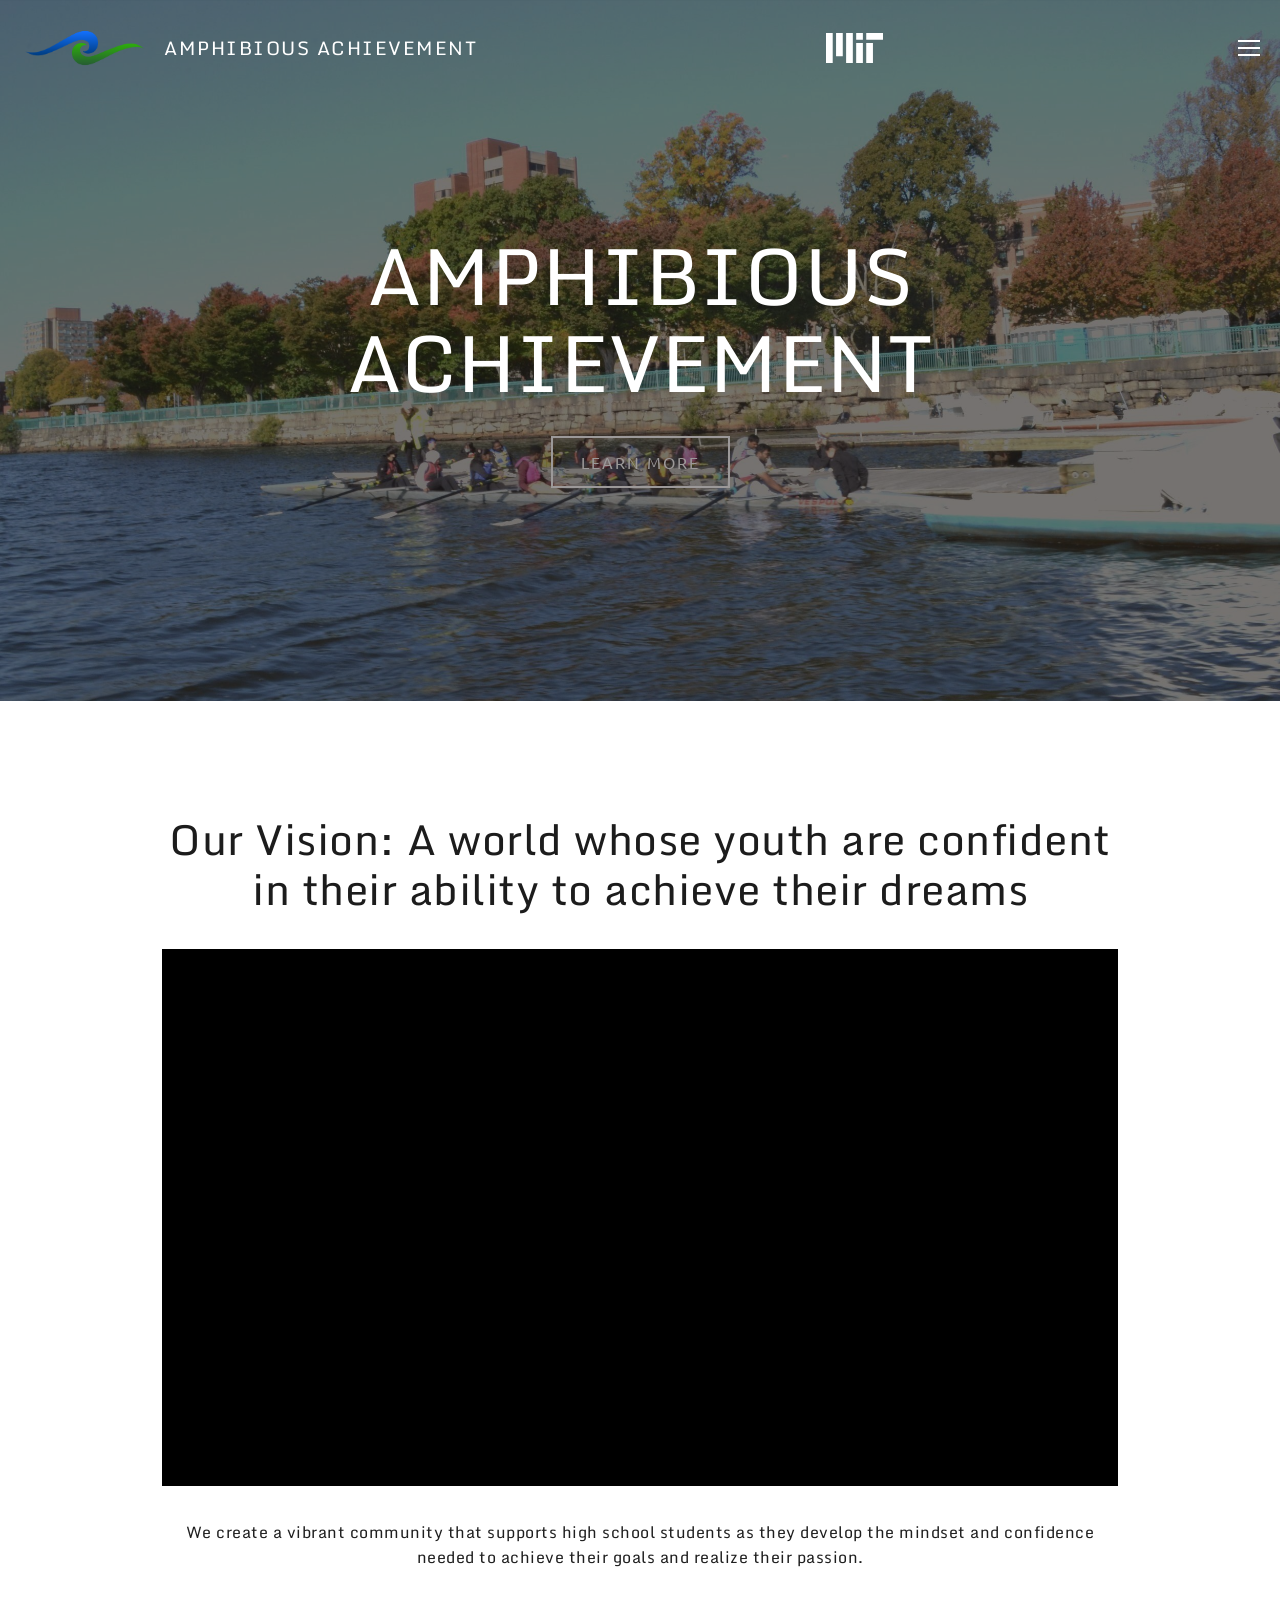
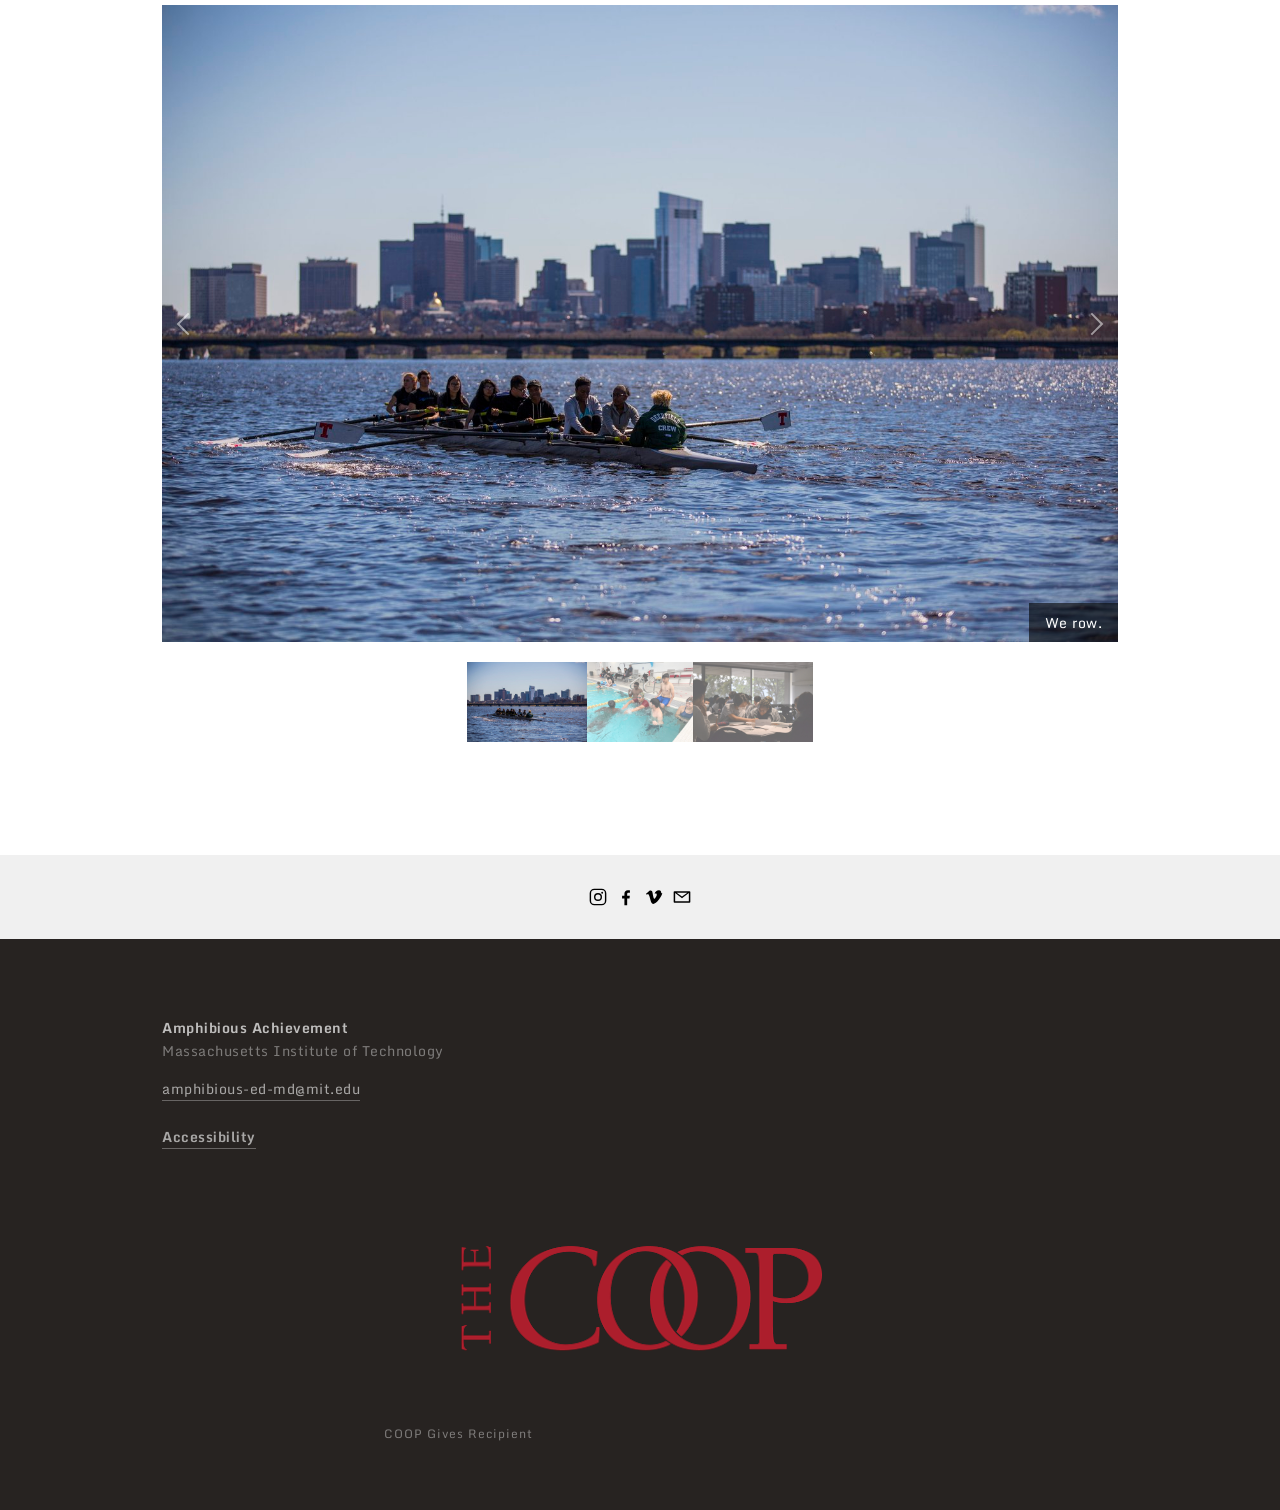
<file: index.html>
<!DOCTYPE html>
<html lang="en-US">
<head>
  <meta charset="utf-8">
  <meta name="viewport" content="width=device-width, initial-scale=1">
  <title>Amphibious Achievement</title>
  <meta name="description" content="Amphibious Achievement is an athletic and academic mentorship program for high school students in the greater Boston area.">
  <meta property="og:site_name" content="Amphibious Achievement">
  <meta property="og:title" content="Amphibious Achievement">
  <meta property="og:image" content="assets/img/site/amphibz-logo-3d-no-words.png">
  <link rel="icon" href="assets/img/site/favicon.ico">
  <link rel="preconnect" href="https://fonts.googleapis.com">
  <link rel="preconnect" href="https://fonts.gstatic.com" crossorigin>
  <link href="https://fonts.googleapis.com/css2?family=Monda:wght@400;700&family=Ubuntu:wght@300;400;500&display=swap" rel="stylesheet">
  <link rel="stylesheet" href="assets/css/style.css">
</head>
<body class="has-banner page-index">
<div class="body-overlay"></div>
<aside id="sidecarNav" aria-label="Mobile menu">
  <button class="close-nav" aria-label="Close menu">&times;</button>
  <nav><div><a href="about-us.html">About Us</a></div><div><a href="mentors.html">Our Mentors</a></div><div><a href="cohorts.html">Cohorts</a></div><div><a href="sponsors.html">Our Sponsors</a></div><div><a href="ergathon.html">ERG-A-THON</a></div><div><a href="gala.html">Gala</a></div><div><a href="gallery.html">Gallery</a></div><div class="folder"><div class="folder-toggle">Join Us</div><div class="subnav"><div><a href="high-school-application.html">High School Application</a></div><div><a href="college-mentor-application.html">College Mentor Application</a></div></div></div><div><a href="https://giving.mit.edu/form/#/" target="_blank" rel="noopener">Donate</a></div></nav>
</aside>

<div id="fixedHeader" aria-hidden="true">
  <div class="header-inner">
      <div class="logo"><a href="index.html"><img src="assets/img/site/amphibz-logo-3d-no-words.png" alt=""><span class="site-name">Amphibious Achievement</span></a></div>
      <nav class="main-nav" aria-label="Main">
        <div class="collection"><a href="about-us.html">About Us</a></div>
        <div class="collection"><a href="mentors.html">Our Mentors</a></div>
        <div class="collection"><a href="cohorts.html">Cohorts</a></div>
        <div class="collection"><a href="sponsors.html">Our Sponsors</a></div>
        <div class="collection"><a href="ergathon.html">ERG-A-THON</a></div>
        <div class="collection"><a href="gala.html">Gala</a></div>
        <div class="collection"><a href="gallery.html">Gallery</a></div>
        <div class="folder"><div class="folder-toggle" tabindex="0">Join Us</div><div class="subnav"><div class="collection"><a href="high-school-application.html">High School Application</a></div><div class="collection"><a href="college-mentor-application.html">College Mentor Application</a></div></div></div>
        <div class="nav-button"><a href="https://giving.mit.edu/form/#/" target="_blank" rel="noopener">Donate</a></div>
      </nav>
      <a class="mit-logo" href="https://www.mit.edu/" target="_blank" rel="noopener"><img src="assets/img/site/mit-logo-white.svg" alt="Massachusetts Institute of Technology" width="57" height="30"></a>
      <button class="mobile-nav-toggle" aria-label="Open menu" aria-expanded="false" aria-controls="sidecarNav"><span></span><span></span><span></span></button>
    </div>
</div>

<div id="siteWrapper">
  <header id="header">
    <div class="header-inner">
      <h1 class="logo"><a href="index.html"><img src="assets/img/site/amphibz-logo-3d-no-words.png" alt=""><span class="site-name">Amphibious Achievement</span></a></h1>
      <nav class="main-nav" aria-label="Main">
        <div class="collection"><a href="about-us.html">About Us</a></div>
        <div class="collection"><a href="mentors.html">Our Mentors</a></div>
        <div class="collection"><a href="cohorts.html">Cohorts</a></div>
        <div class="collection"><a href="sponsors.html">Our Sponsors</a></div>
        <div class="collection"><a href="ergathon.html">ERG-A-THON</a></div>
        <div class="collection"><a href="gala.html">Gala</a></div>
        <div class="collection"><a href="gallery.html">Gallery</a></div>
        <div class="folder"><div class="folder-toggle" tabindex="0">Join Us</div><div class="subnav"><div class="collection"><a href="high-school-application.html">High School Application</a></div><div class="collection"><a href="college-mentor-application.html">College Mentor Application</a></div></div></div>
        <div class="nav-button"><a href="https://giving.mit.edu/form/#/" target="_blank" rel="noopener">Donate</a></div>
      </nav>
      <a class="mit-logo" href="https://www.mit.edu/" target="_blank" rel="noopener"><img src="assets/img/site/mit-logo-white.svg" alt="Massachusetts Institute of Technology" width="57" height="30"></a>
      <button class="mobile-nav-toggle" aria-label="Open menu" aria-expanded="false" aria-controls="sidecarNav"><span></span><span></span><span></span></button>
    </div>
  </header>
  <div class="banner" style="background-image:url('assets/img/index/dsc-1090.jpg');background-position:50% 50%">
    <div class="color-overlay"></div>
    <div class="desc-wrapper">
      <p class="banner-title">AMPHIBIOUS ACHIEVEMENT</p>
      <p><a class="banner-button" href="about-us.html">Learn More</a></p>
    </div>
  </div>
  <main>
    <div class="page">
      <div class="block html-block">
        <h1 class="text-center">Our Vision: A world whose youth are confident in their ability to achieve their dreams</h1>
      </div>
      <div class="block"><div class="video-embed"><iframe src="https://www.youtube.com/embed/dJrY70Y9CBA?rel=0" title="Success In and Out of the Water &mdash; Amphibious Achievement" allow="accelerometer; autoplay; clipboard-write; encrypted-media; gyroscope; picture-in-picture" allowfullscreen loading="lazy"></iframe></div></div>
      <div class="block html-block">
        <p class="text-center">We create a vibrant community that supports high school students as they develop the mindset and confidence needed to achieve their goals and realize their passion.  </p>
      </div>
      <div class="block"><div class="slideshow" data-autoplay aria-label="Amphibious Achievement"><div class="slides"><div class="slide active"><img src="assets/img/index/la6a7610.jpg" alt="We row." loading="eager" style="object-position:50% 50%"><div class="meta">We row.</div></div><div class="slide"><img src="assets/img/index/img-4596-large.jpg" alt="Amphibious Achievement" loading="lazy" style="object-position:50% 50%"></div><div class="slide"><img src="assets/img/index/dsc-0571.jpg" alt="Amphibious Achievement" loading="lazy" style="object-position:50% 50%"></div><button class="control prev" aria-label="Previous photo">Previous</button><button class="control next" aria-label="Next photo">Next</button></div><div class="thumbnails"><button aria-label="Show photo 1"><img src="assets/img/index/la6a7610.jpg" alt="" loading="lazy"></button><button aria-label="Show photo 2"><img src="assets/img/index/img-4596-large.jpg" alt="" loading="lazy"></button><button aria-label="Show photo 3"><img src="assets/img/index/dsc-0571.jpg" alt="" loading="lazy"></button></div></div></div>
    </div>
  </main>

  <div id="preFooter">
    <div class="pre-footer-inner">
      <nav class="social-links" aria-label="Social media">
        <a href="https://instagram.com/amphibz" target="_blank" rel="noopener" aria-label="Instagram"><svg viewBox="0 0 24 24"><path d="M12 7.2A4.8 4.8 0 1 0 12 16.8 4.8 4.8 0 1 0 12 7.2zm0 7.9A3.1 3.1 0 1 1 12 8.9a3.1 3.1 0 0 1 0 6.2zM17 5.8a1.1 1.1 0 1 0 0 2.3 1.1 1.1 0 0 0 0-2.3zM16.4 2H7.6A5.6 5.6 0 0 0 2 7.6v8.8A5.6 5.6 0 0 0 7.6 22h8.8a5.6 5.6 0 0 0 5.6-5.6V7.6A5.6 5.6 0 0 0 16.4 2zm3.9 14.4a3.9 3.9 0 0 1-3.9 3.9H7.6a3.9 3.9 0 0 1-3.9-3.9V7.6a3.9 3.9 0 0 1 3.9-3.9h8.8a3.9 3.9 0 0 1 3.9 3.9z"/></svg></a>
        <a href="https://www.facebook.com/amphibiousachievement/" target="_blank" rel="noopener" aria-label="Facebook"><svg viewBox="0 0 24 24"><path d="M13.4 22v-8.2h2.8l.4-3.2h-3.2V8.5c0-.9.3-1.6 1.6-1.6h1.7V4.1c-.3 0-1.3-.1-2.5-.1-2.5 0-4.1 1.5-4.1 4.2v2.4H7.3v3.2h2.8V22z"/></svg></a>
        <a href="https://vimeo.com/amphibious" target="_blank" rel="noopener" aria-label="Vimeo"><svg viewBox="0 0 24 24"><path d="M21.9 7.3c-.1 1.9-1.4 4.5-4 7.8-2.7 3.5-4.9 5.2-6.8 5.2-1.1 0-2.1-1-2.9-3.1L6.6 11.5C6 9.4 5.4 8.4 4.7 8.4c-.1 0-.6.3-1.4.9l-.9-1.1 2.6-2.3c1.2-1 2.1-1.6 2.7-1.6 1.4-.1 2.3.8 2.6 2.9.4 2.2.6 3.6.8 4.1.4 1.8.8 2.7 1.3 2.7.4 0 .9-.6 1.7-1.8.8-1.2 1.2-2.1 1.2-2.7.1-1-.3-1.6-1.2-1.6-.4 0-.9.1-1.4.3.9-3 2.7-4.4 5.3-4.3 1.9 0 2.8 1.3 2.7 3.6z"/></svg></a>
        <a href="mailto:amphibious-external@mit.edu" aria-label="Email"><svg viewBox="0 0 24 24"><path d="M3 5h18a1 1 0 0 1 1 1v12a1 1 0 0 1-1 1H3a1 1 0 0 1-1-1V6a1 1 0 0 1 1-1zm.8 2.3v9.9h16.4V7.3L12 13.4zM5.6 6.8 12 11.5l6.4-4.7z"/></svg></a>
      </nav>
    </div>
  </div>

  <footer id="footer">
    <div class="footer-inner">
      <div class="back-to-top"><a href="#header">Back to Top</a></div>
      <p class="footer-org"><strong>Amphibious Achievement</strong><br>Massachusetts Institute of Technology</p>
      <p class="footer-contact"><a href="mailto:amphibious-ed-md@mit.edu">amphibious-ed-md@mit.edu</a></p>
      <p><a href="https://accessibility.mit.edu/" target="_blank" rel="noopener"><strong>Accessibility</strong></a></p>
      <figure>
        <img src="assets/img/site/unnamed.png" alt="The Coop" width="512" height="207" loading="lazy">
        <figcaption>COOP Gives Recipient</figcaption>
      </figure>
    </div>
  </footer>
</div>
<script src="assets/js/main.js"></script>
</body>
</html>
</file>
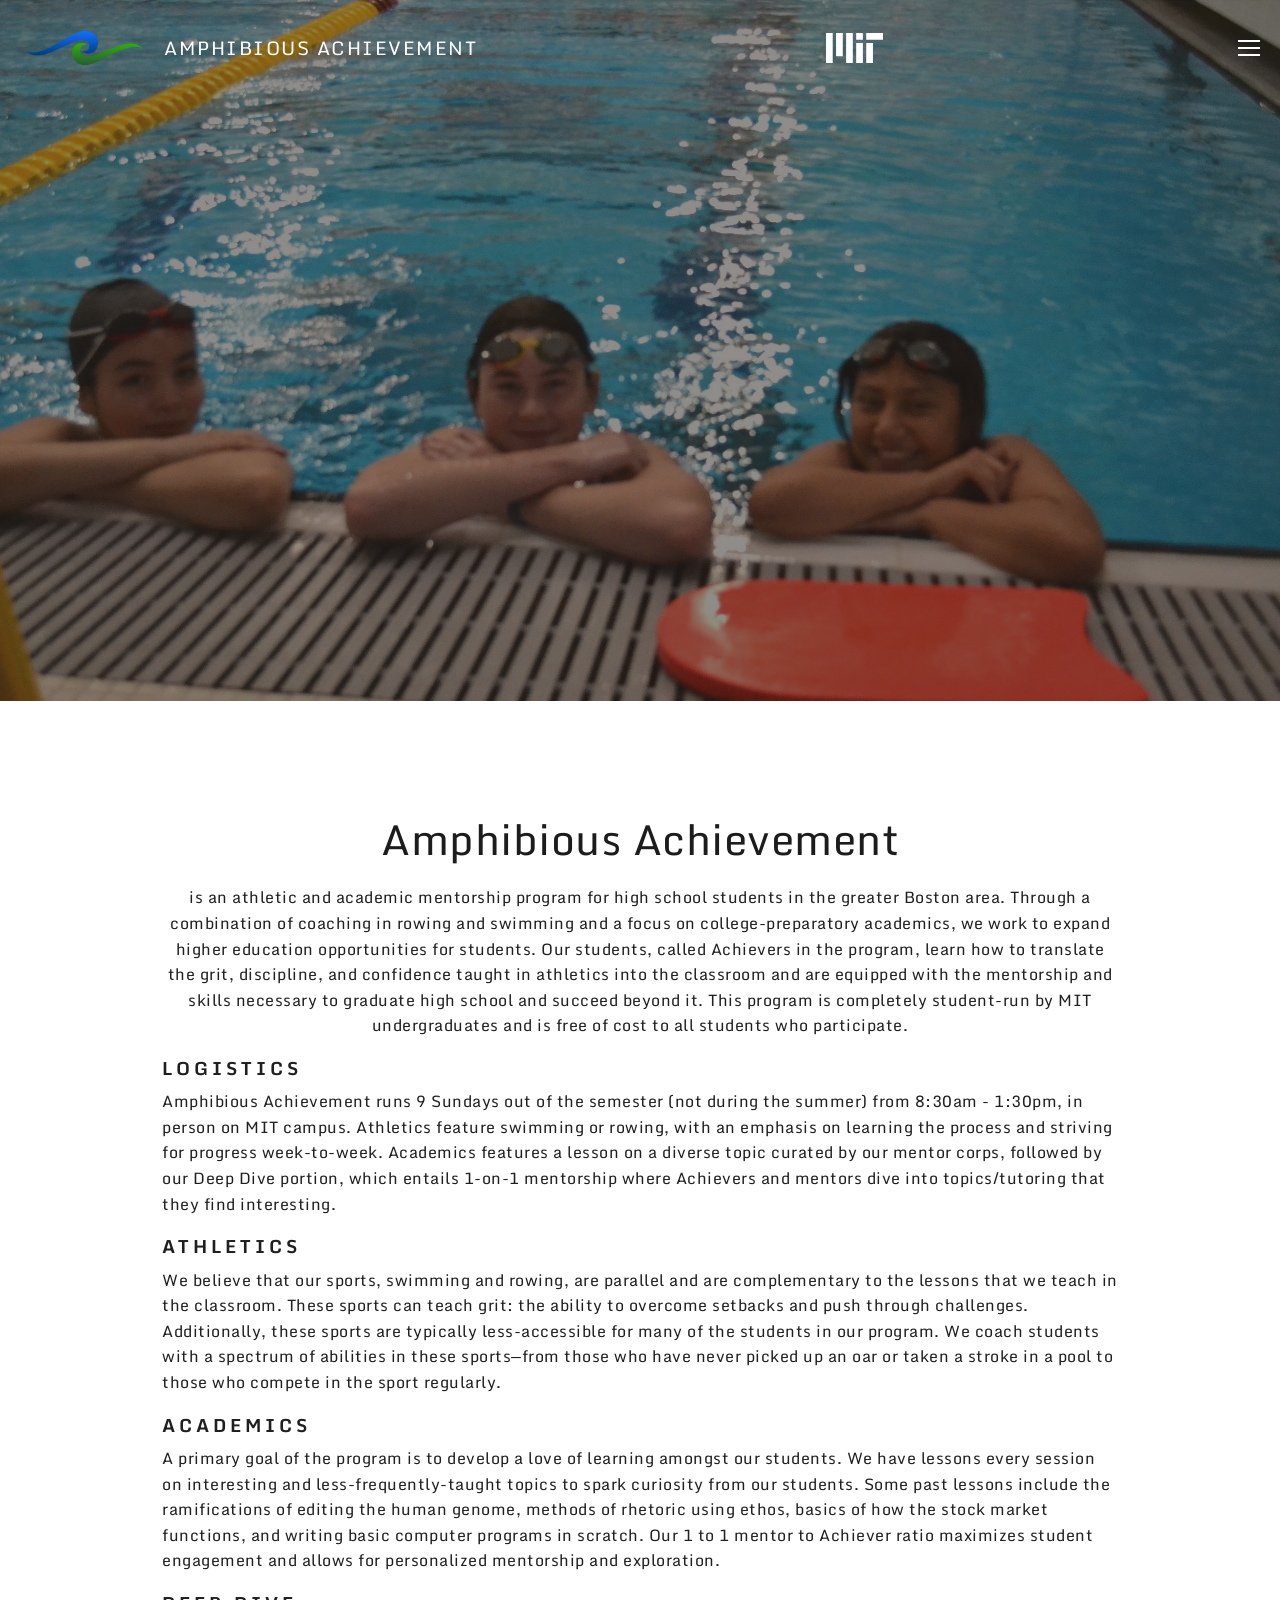
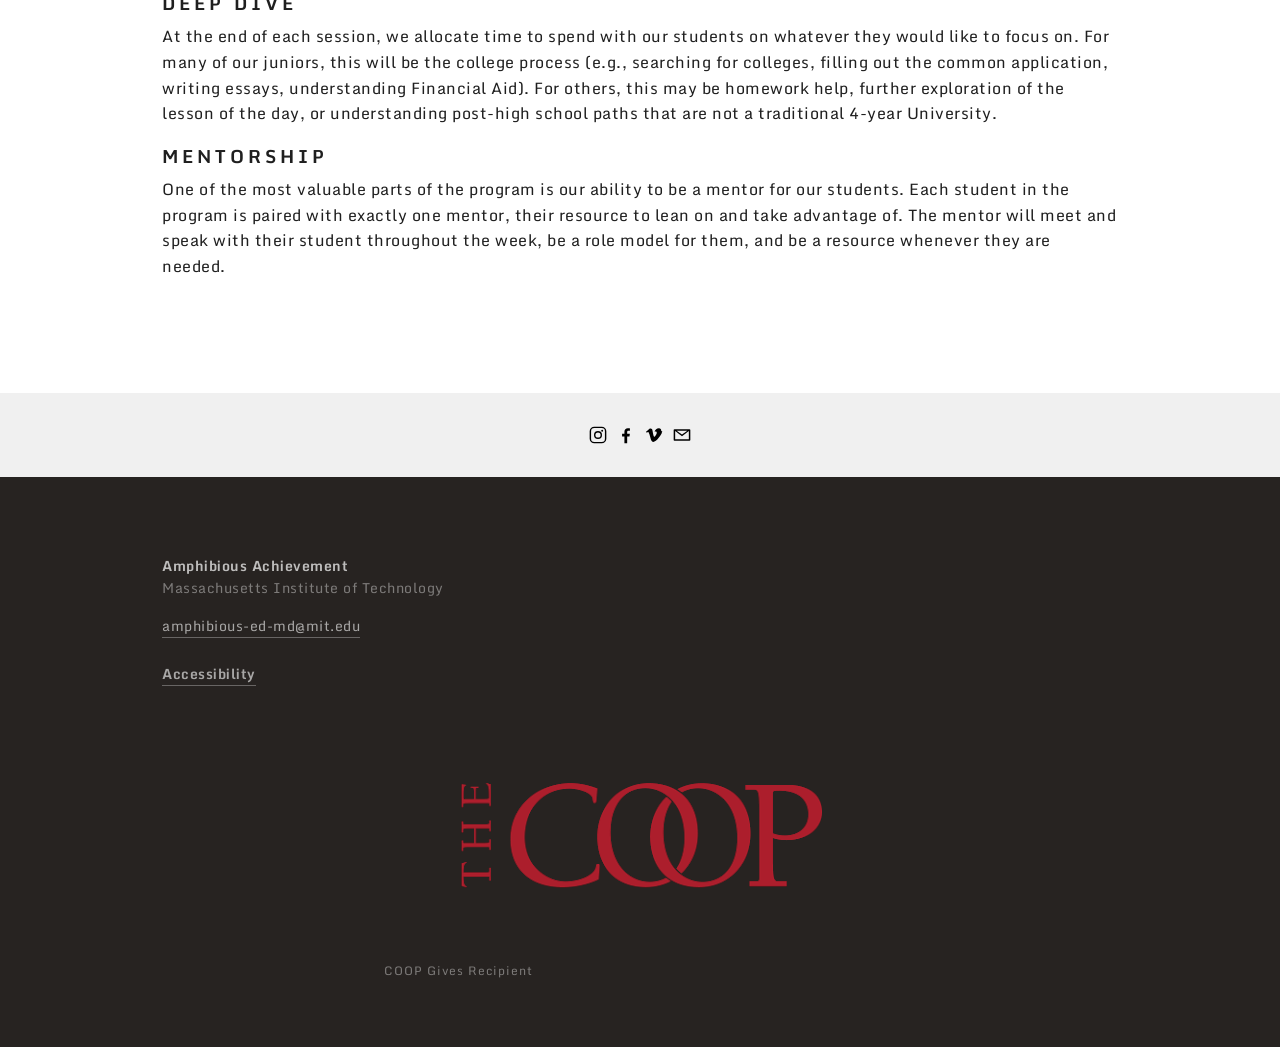
<file: about-us.html>
<!DOCTYPE html>
<html lang="en-US">
<head>
  <meta charset="utf-8">
  <meta name="viewport" content="width=device-width, initial-scale=1">
  <title>About Us &mdash; Amphibious Achievement</title>
  <meta name="description" content="Amphibious Achievement is an athletic and academic mentorship program for high school students in the greater Boston area.">
  <meta property="og:site_name" content="Amphibious Achievement">
  <meta property="og:title" content="About Us &mdash; Amphibious Achievement">
  <meta property="og:image" content="assets/img/site/amphibz-logo-3d-no-words.png">
  <link rel="icon" href="assets/img/site/favicon.ico">
  <link rel="preconnect" href="https://fonts.googleapis.com">
  <link rel="preconnect" href="https://fonts.gstatic.com" crossorigin>
  <link href="https://fonts.googleapis.com/css2?family=Monda:wght@400;700&family=Ubuntu:wght@300;400;500&display=swap" rel="stylesheet">
  <link rel="stylesheet" href="assets/css/style.css">
</head>
<body class="has-banner page-about-us">
<div class="body-overlay"></div>
<aside id="sidecarNav" aria-label="Mobile menu">
  <button class="close-nav" aria-label="Close menu">&times;</button>
  <nav><div><a href="about-us.html">About Us</a></div><div><a href="mentors.html">Our Mentors</a></div><div><a href="cohorts.html">Cohorts</a></div><div><a href="sponsors.html">Our Sponsors</a></div><div><a href="ergathon.html">ERG-A-THON</a></div><div><a href="gala.html">Gala</a></div><div><a href="gallery.html">Gallery</a></div><div class="folder"><div class="folder-toggle">Join Us</div><div class="subnav"><div><a href="high-school-application.html">High School Application</a></div><div><a href="college-mentor-application.html">College Mentor Application</a></div></div></div><div><a href="https://giving.mit.edu/form/#/" target="_blank" rel="noopener">Donate</a></div></nav>
</aside>

<div id="fixedHeader" aria-hidden="true">
  <div class="header-inner">
      <div class="logo"><a href="index.html"><img src="assets/img/site/amphibz-logo-3d-no-words.png" alt=""><span class="site-name">Amphibious Achievement</span></a></div>
      <nav class="main-nav" aria-label="Main">
        <div class="collection active"><a href="about-us.html">About Us</a></div>
        <div class="collection"><a href="mentors.html">Our Mentors</a></div>
        <div class="collection"><a href="cohorts.html">Cohorts</a></div>
        <div class="collection"><a href="sponsors.html">Our Sponsors</a></div>
        <div class="collection"><a href="ergathon.html">ERG-A-THON</a></div>
        <div class="collection"><a href="gala.html">Gala</a></div>
        <div class="collection"><a href="gallery.html">Gallery</a></div>
        <div class="folder"><div class="folder-toggle" tabindex="0">Join Us</div><div class="subnav"><div class="collection"><a href="high-school-application.html">High School Application</a></div><div class="collection"><a href="college-mentor-application.html">College Mentor Application</a></div></div></div>
        <div class="nav-button"><a href="https://giving.mit.edu/form/#/" target="_blank" rel="noopener">Donate</a></div>
      </nav>
      <a class="mit-logo" href="https://www.mit.edu/" target="_blank" rel="noopener"><img src="assets/img/site/mit-logo-white.svg" alt="Massachusetts Institute of Technology" width="57" height="30"></a>
      <button class="mobile-nav-toggle" aria-label="Open menu" aria-expanded="false" aria-controls="sidecarNav"><span></span><span></span><span></span></button>
    </div>
</div>

<div id="siteWrapper">
  <header id="header">
    <div class="header-inner">
      <h1 class="logo"><a href="index.html"><img src="assets/img/site/amphibz-logo-3d-no-words.png" alt=""><span class="site-name">Amphibious Achievement</span></a></h1>
      <nav class="main-nav" aria-label="Main">
        <div class="collection active"><a href="about-us.html">About Us</a></div>
        <div class="collection"><a href="mentors.html">Our Mentors</a></div>
        <div class="collection"><a href="cohorts.html">Cohorts</a></div>
        <div class="collection"><a href="sponsors.html">Our Sponsors</a></div>
        <div class="collection"><a href="ergathon.html">ERG-A-THON</a></div>
        <div class="collection"><a href="gala.html">Gala</a></div>
        <div class="collection"><a href="gallery.html">Gallery</a></div>
        <div class="folder"><div class="folder-toggle" tabindex="0">Join Us</div><div class="subnav"><div class="collection"><a href="high-school-application.html">High School Application</a></div><div class="collection"><a href="college-mentor-application.html">College Mentor Application</a></div></div></div>
        <div class="nav-button"><a href="https://giving.mit.edu/form/#/" target="_blank" rel="noopener">Donate</a></div>
      </nav>
      <a class="mit-logo" href="https://www.mit.edu/" target="_blank" rel="noopener"><img src="assets/img/site/mit-logo-white.svg" alt="Massachusetts Institute of Technology" width="57" height="30"></a>
      <button class="mobile-nav-toggle" aria-label="Open menu" aria-expanded="false" aria-controls="sidecarNav"><span></span><span></span><span></span></button>
    </div>
  </header>
  <div class="banner" style="background-image:url('assets/img/about-us/dsc-0556.jpg');background-position:50% 50%">
    <div class="color-overlay"></div>
    <div class="desc-wrapper">
      <p class="banner-sub">&nbsp;</p>
      <p class="banner-sub">&nbsp;</p>
      <p class="banner-sub">&nbsp;</p>
      <p class="banner-sub">&nbsp;</p>
      <p class="banner-sub">&nbsp;</p>
    </div>
  </div>
  <main>
    <div class="page">
      <div class="block html-block">
        <h1 class="text-center">Amphibious Achievement</h1>
        <p class="text-center">is an athletic and academic mentorship program for high school students in the greater Boston area. Through a combination of coaching in rowing and swimming and a focus on college-preparatory academics, we work to expand higher education opportunities for students. Our students, called Achievers in the program, learn how to translate the grit, discipline, and confidence taught in athletics into the classroom and are equipped with the mentorship and skills necessary to graduate high school and succeed beyond it. This program is completely student-run by MIT undergraduates and is free of cost to all students who participate.</p>
        <h3>Logistics</h3>
        <p>Amphibious Achievement runs 9 Sundays out of the semester (not during the summer) from 8:30am - 1:30pm, in person on MIT campus. Athletics feature swimming or rowing, with an emphasis on learning the process and striving for progress week-to-week. Academics features a lesson on a diverse topic curated by our mentor corps, followed by our Deep Dive portion, which entails 1-on-1 mentorship where Achievers and mentors dive into topics/tutoring that they find interesting. </p>
        <h3>Athletics</h3>
        <p>We believe that our sports, swimming and rowing, are parallel and are complementary to the lessons that we teach in the classroom. These sports can teach grit: the ability to overcome setbacks and push through challenges. Additionally, these sports are typically less-accessible for many of the students in our program. We coach students with a spectrum of abilities in these sports—from those who have never picked up an oar or taken a stroke in a pool to those who compete in the sport regularly.</p>
        <h3>Academics</h3>
        <p>A primary goal of the program is to develop a love of learning amongst our students. We have lessons every session on interesting and less-frequently-taught topics to spark curiosity from our students. Some past lessons include the ramifications of editing the human genome, methods of rhetoric using ethos, basics of how the stock market functions, and writing basic computer programs in scratch. Our 1 to 1 mentor to Achiever ratio maximizes student engagement and allows for personalized mentorship and exploration.</p>
        <h3>Deep Dive</h3>
        <p>At the end of each session, we allocate time to spend with our students on whatever they would like to focus on. For many of our juniors, this will be the college process (e.g., searching for colleges, filling out the common application, writing essays, understanding Financial Aid). For others, this may be homework help, further exploration of the lesson of the day, or understanding post-high school paths that are not a traditional 4-year University.</p>
        <h3>Mentorship</h3>
        <p>One of the most valuable parts of the program is our ability to be a mentor for our students. Each student in the program is paired with exactly one mentor, their resource to lean on and take advantage of. The mentor will meet and speak with their student throughout the week, be a role model for them, and be a resource whenever they are needed.</p>
      </div>
    </div>
  </main>

  <div id="preFooter">
    <div class="pre-footer-inner">
      <nav class="social-links" aria-label="Social media">
        <a href="https://instagram.com/amphibz" target="_blank" rel="noopener" aria-label="Instagram"><svg viewBox="0 0 24 24"><path d="M12 7.2A4.8 4.8 0 1 0 12 16.8 4.8 4.8 0 1 0 12 7.2zm0 7.9A3.1 3.1 0 1 1 12 8.9a3.1 3.1 0 0 1 0 6.2zM17 5.8a1.1 1.1 0 1 0 0 2.3 1.1 1.1 0 0 0 0-2.3zM16.4 2H7.6A5.6 5.6 0 0 0 2 7.6v8.8A5.6 5.6 0 0 0 7.6 22h8.8a5.6 5.6 0 0 0 5.6-5.6V7.6A5.6 5.6 0 0 0 16.4 2zm3.9 14.4a3.9 3.9 0 0 1-3.9 3.9H7.6a3.9 3.9 0 0 1-3.9-3.9V7.6a3.9 3.9 0 0 1 3.9-3.9h8.8a3.9 3.9 0 0 1 3.9 3.9z"/></svg></a>
        <a href="https://www.facebook.com/amphibiousachievement/" target="_blank" rel="noopener" aria-label="Facebook"><svg viewBox="0 0 24 24"><path d="M13.4 22v-8.2h2.8l.4-3.2h-3.2V8.5c0-.9.3-1.6 1.6-1.6h1.7V4.1c-.3 0-1.3-.1-2.5-.1-2.5 0-4.1 1.5-4.1 4.2v2.4H7.3v3.2h2.8V22z"/></svg></a>
        <a href="https://vimeo.com/amphibious" target="_blank" rel="noopener" aria-label="Vimeo"><svg viewBox="0 0 24 24"><path d="M21.9 7.3c-.1 1.9-1.4 4.5-4 7.8-2.7 3.5-4.9 5.2-6.8 5.2-1.1 0-2.1-1-2.9-3.1L6.6 11.5C6 9.4 5.4 8.4 4.7 8.4c-.1 0-.6.3-1.4.9l-.9-1.1 2.6-2.3c1.2-1 2.1-1.6 2.7-1.6 1.4-.1 2.3.8 2.6 2.9.4 2.2.6 3.6.8 4.1.4 1.8.8 2.7 1.3 2.7.4 0 .9-.6 1.7-1.8.8-1.2 1.2-2.1 1.2-2.7.1-1-.3-1.6-1.2-1.6-.4 0-.9.1-1.4.3.9-3 2.7-4.4 5.3-4.3 1.9 0 2.8 1.3 2.7 3.6z"/></svg></a>
        <a href="mailto:amphibious-external@mit.edu" aria-label="Email"><svg viewBox="0 0 24 24"><path d="M3 5h18a1 1 0 0 1 1 1v12a1 1 0 0 1-1 1H3a1 1 0 0 1-1-1V6a1 1 0 0 1 1-1zm.8 2.3v9.9h16.4V7.3L12 13.4zM5.6 6.8 12 11.5l6.4-4.7z"/></svg></a>
      </nav>
    </div>
  </div>

  <footer id="footer">
    <div class="footer-inner">
      <div class="back-to-top"><a href="#header">Back to Top</a></div>
      <p class="footer-org"><strong>Amphibious Achievement</strong><br>Massachusetts Institute of Technology</p>
      <p class="footer-contact"><a href="mailto:amphibious-ed-md@mit.edu">amphibious-ed-md@mit.edu</a></p>
      <p><a href="https://accessibility.mit.edu/" target="_blank" rel="noopener"><strong>Accessibility</strong></a></p>
      <figure>
        <img src="assets/img/site/unnamed.png" alt="The Coop" width="512" height="207" loading="lazy">
        <figcaption>COOP Gives Recipient</figcaption>
      </figure>
    </div>
  </footer>
</div>
<script src="assets/js/main.js"></script>
</body>
</html>
</file>
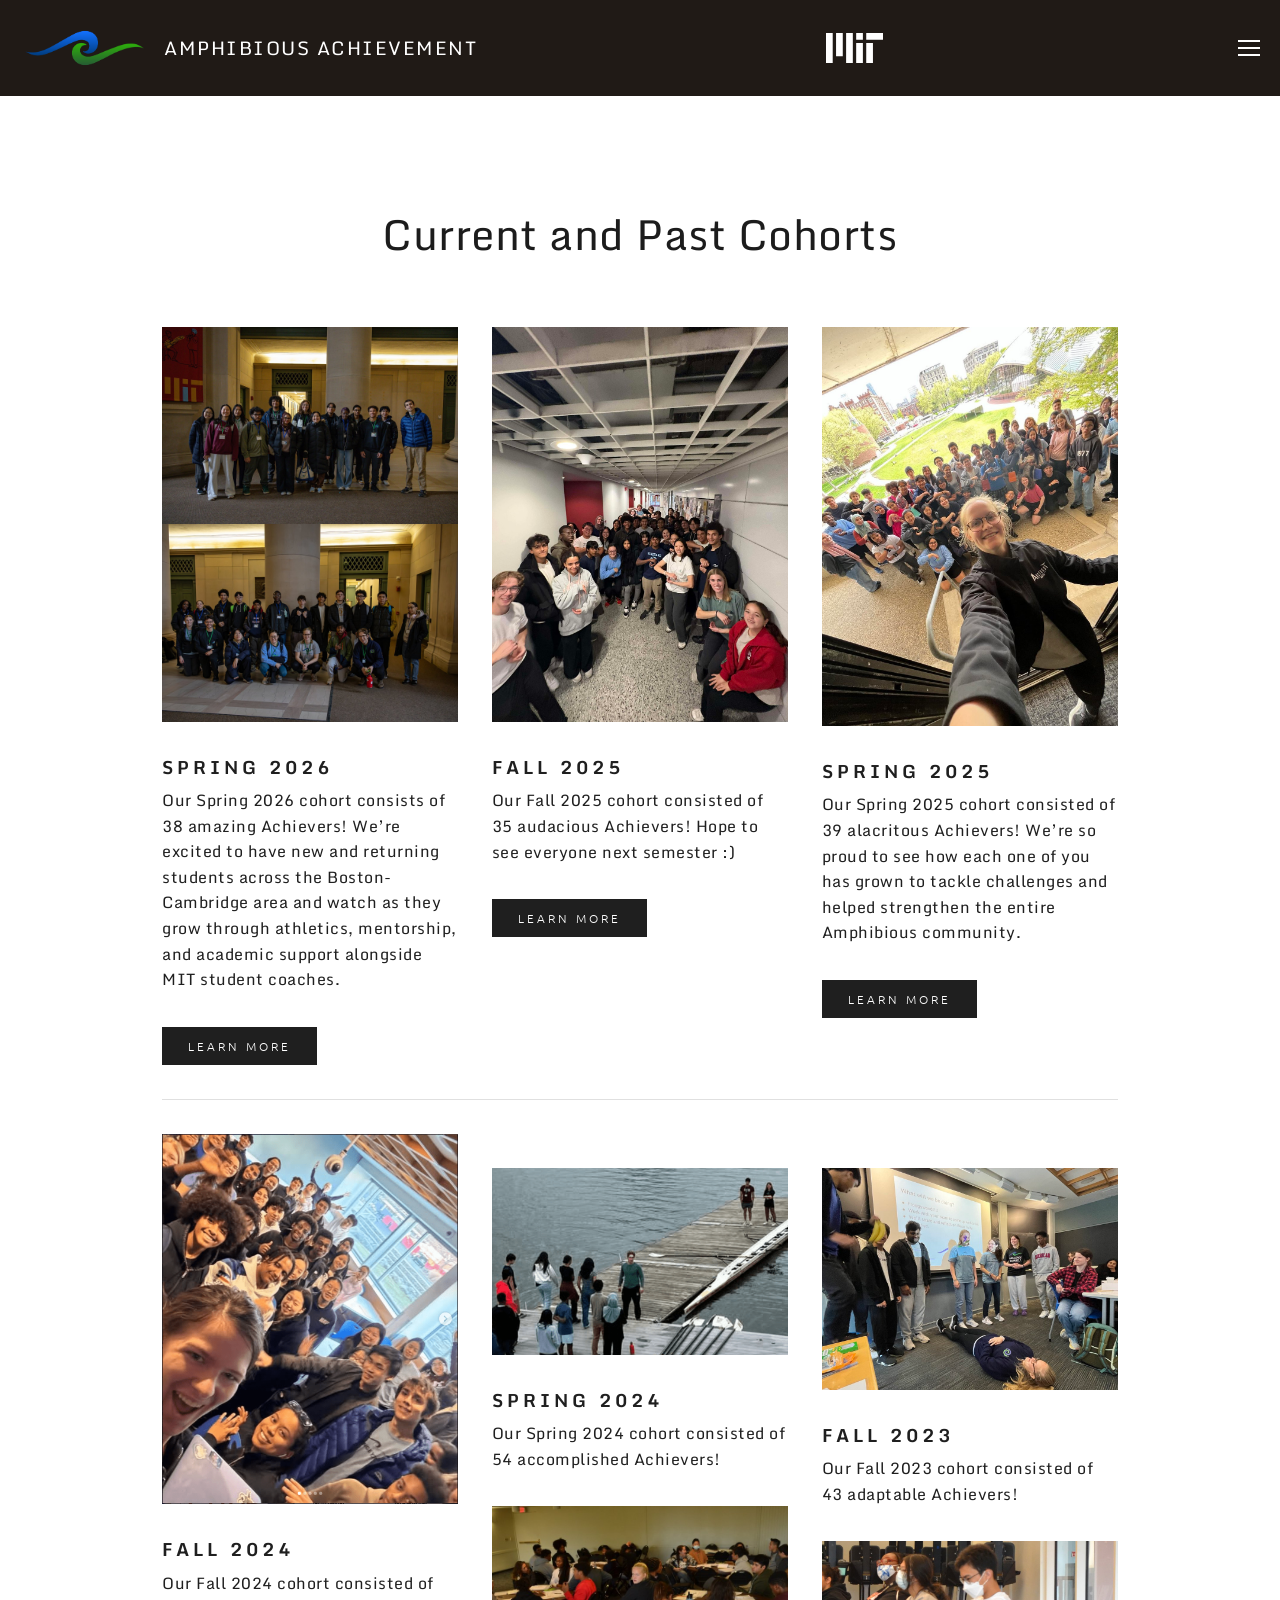
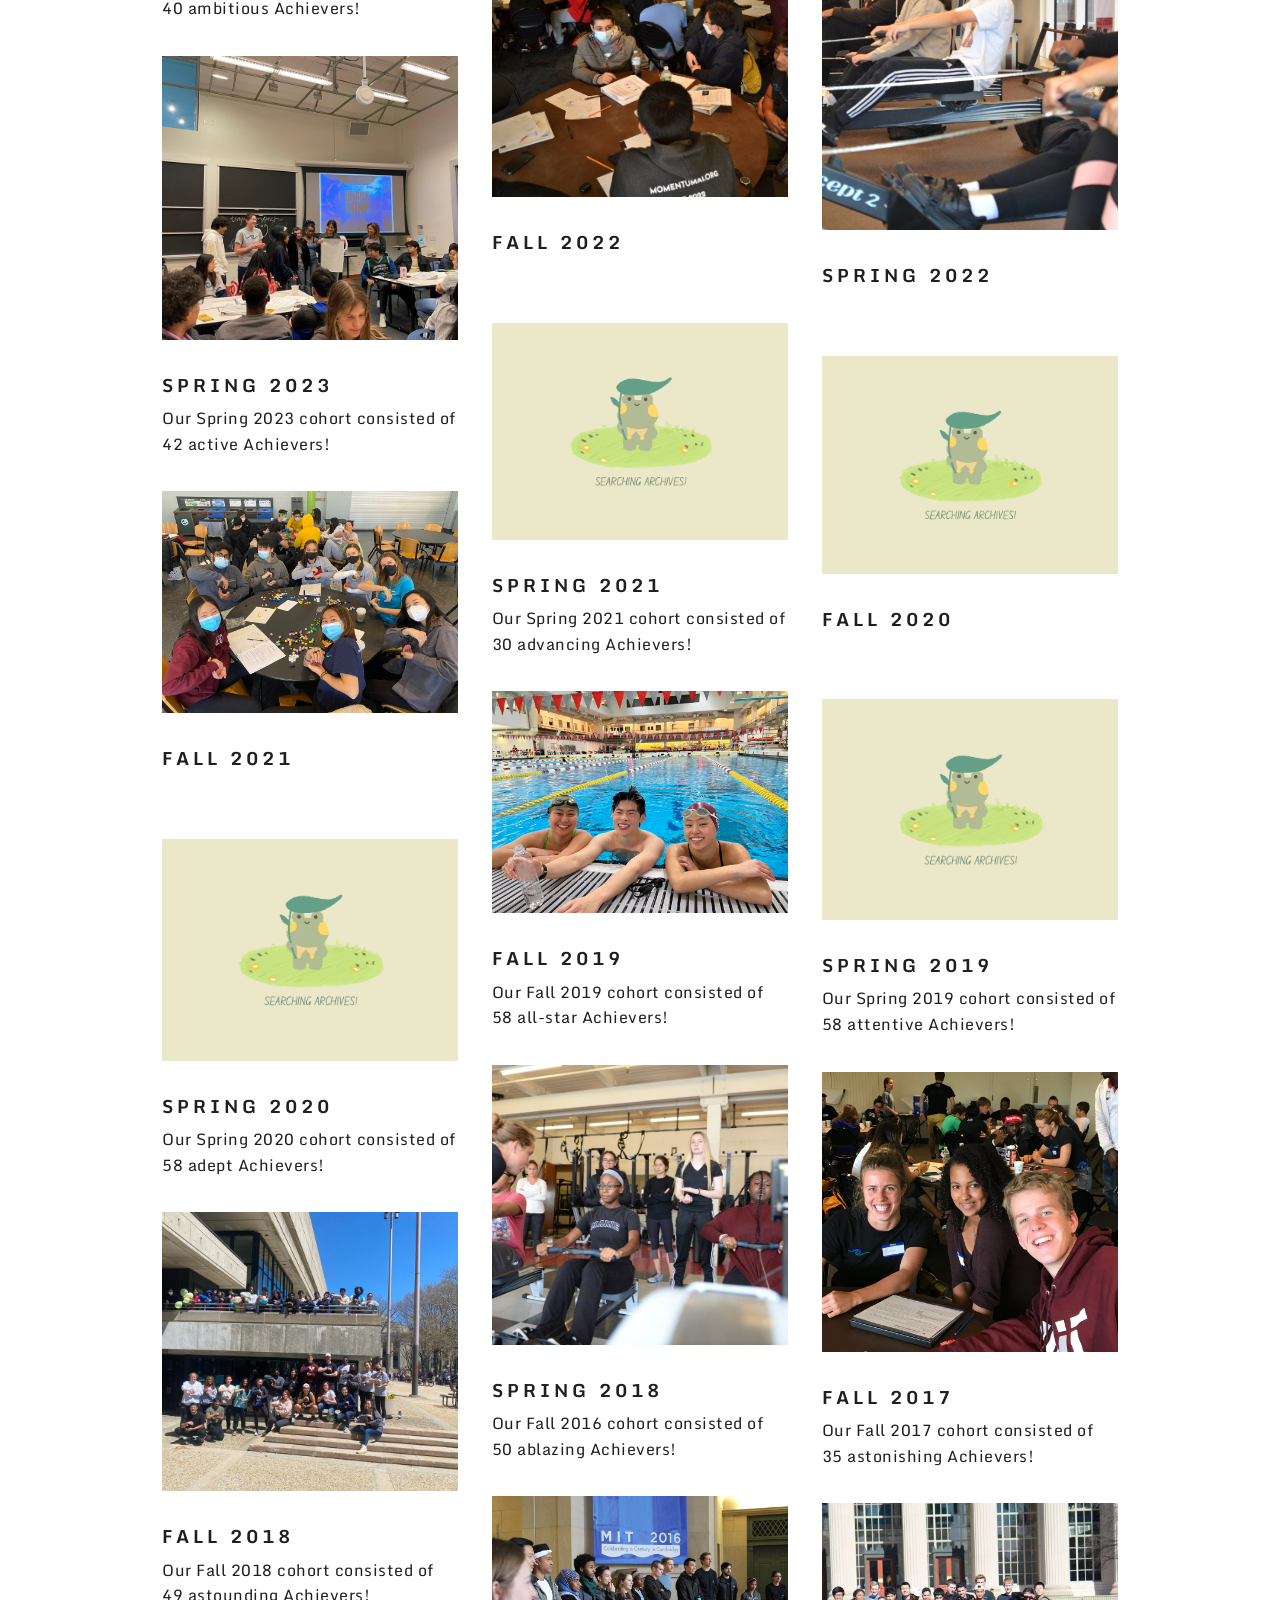
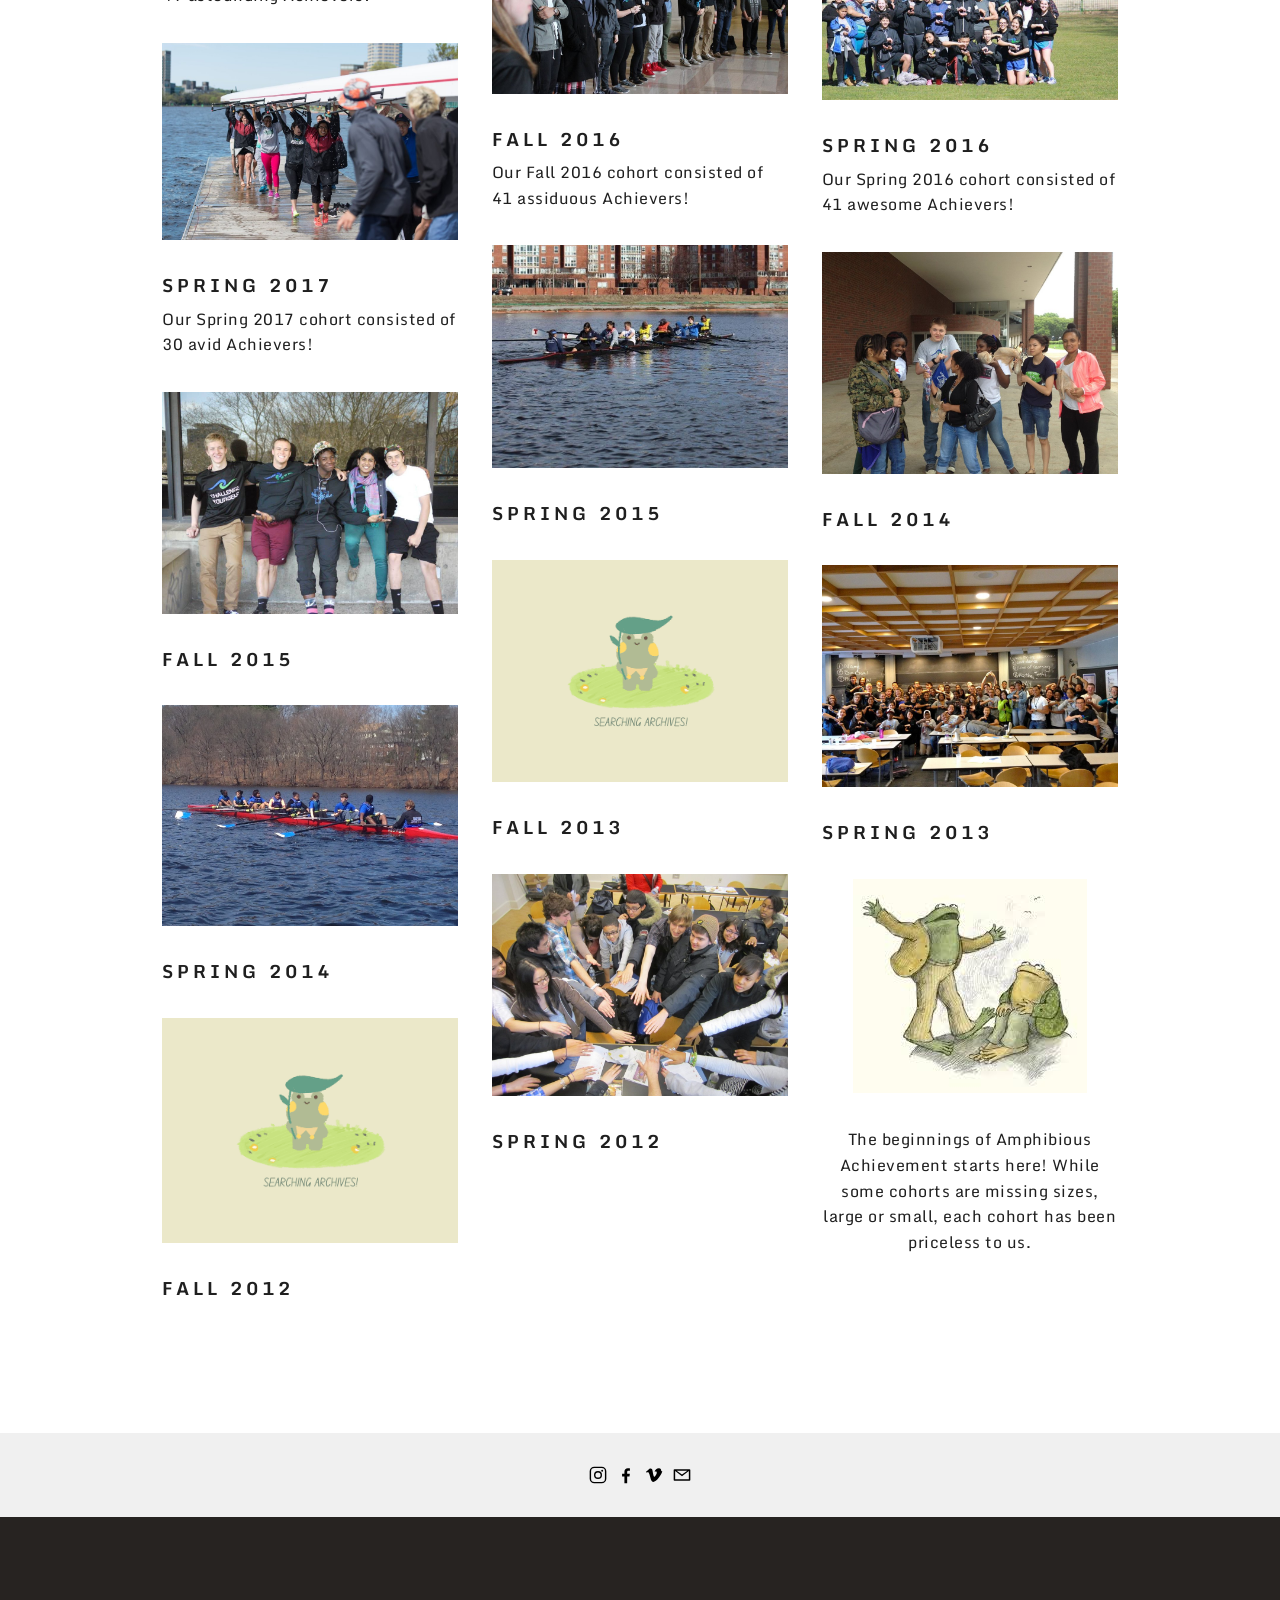
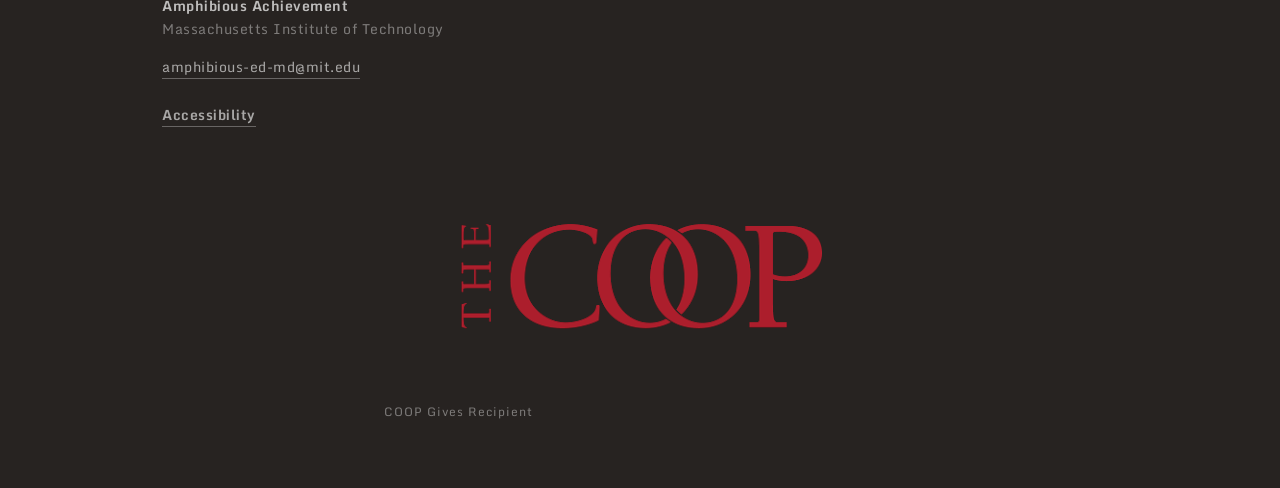
<file: cohorts.html>
<!DOCTYPE html>
<html lang="en-US">
<head>
  <meta charset="utf-8">
  <meta name="viewport" content="width=device-width, initial-scale=1">
  <title>Cohorts &mdash; Amphibious Achievement</title>
  <meta name="description" content="Amphibious Achievement is an athletic and academic mentorship program for high school students in the greater Boston area.">
  <meta property="og:site_name" content="Amphibious Achievement">
  <meta property="og:title" content="Cohorts &mdash; Amphibious Achievement">
  <meta property="og:image" content="assets/img/site/amphibz-logo-3d-no-words.png">
  <link rel="icon" href="assets/img/site/favicon.ico">
  <link rel="preconnect" href="https://fonts.googleapis.com">
  <link rel="preconnect" href="https://fonts.gstatic.com" crossorigin>
  <link href="https://fonts.googleapis.com/css2?family=Monda:wght@400;700&family=Ubuntu:wght@300;400;500&display=swap" rel="stylesheet">
  <link rel="stylesheet" href="assets/css/style.css">
</head>
<body class="no-banner page-cohorts">
<div class="body-overlay"></div>
<aside id="sidecarNav" aria-label="Mobile menu">
  <button class="close-nav" aria-label="Close menu">&times;</button>
  <nav><div><a href="about-us.html">About Us</a></div><div><a href="mentors.html">Our Mentors</a></div><div><a href="cohorts.html">Cohorts</a></div><div><a href="sponsors.html">Our Sponsors</a></div><div><a href="ergathon.html">ERG-A-THON</a></div><div><a href="gala.html">Gala</a></div><div><a href="gallery.html">Gallery</a></div><div class="folder"><div class="folder-toggle">Join Us</div><div class="subnav"><div><a href="high-school-application.html">High School Application</a></div><div><a href="college-mentor-application.html">College Mentor Application</a></div></div></div><div><a href="https://giving.mit.edu/form/#/" target="_blank" rel="noopener">Donate</a></div></nav>
</aside>

<div id="fixedHeader" aria-hidden="true">
  <div class="header-inner">
      <div class="logo"><a href="index.html"><img src="assets/img/site/amphibz-logo-3d-no-words.png" alt=""><span class="site-name">Amphibious Achievement</span></a></div>
      <nav class="main-nav" aria-label="Main">
        <div class="collection"><a href="about-us.html">About Us</a></div>
        <div class="collection"><a href="mentors.html">Our Mentors</a></div>
        <div class="collection active"><a href="cohorts.html">Cohorts</a></div>
        <div class="collection"><a href="sponsors.html">Our Sponsors</a></div>
        <div class="collection"><a href="ergathon.html">ERG-A-THON</a></div>
        <div class="collection"><a href="gala.html">Gala</a></div>
        <div class="collection"><a href="gallery.html">Gallery</a></div>
        <div class="folder"><div class="folder-toggle" tabindex="0">Join Us</div><div class="subnav"><div class="collection"><a href="high-school-application.html">High School Application</a></div><div class="collection"><a href="college-mentor-application.html">College Mentor Application</a></div></div></div>
        <div class="nav-button"><a href="https://giving.mit.edu/form/#/" target="_blank" rel="noopener">Donate</a></div>
      </nav>
      <a class="mit-logo" href="https://www.mit.edu/" target="_blank" rel="noopener"><img src="assets/img/site/mit-logo-white.svg" alt="Massachusetts Institute of Technology" width="57" height="30"></a>
      <button class="mobile-nav-toggle" aria-label="Open menu" aria-expanded="false" aria-controls="sidecarNav"><span></span><span></span><span></span></button>
    </div>
</div>

<div id="siteWrapper">
  <header id="header">
    <div class="header-inner">
      <h1 class="logo"><a href="index.html"><img src="assets/img/site/amphibz-logo-3d-no-words.png" alt=""><span class="site-name">Amphibious Achievement</span></a></h1>
      <nav class="main-nav" aria-label="Main">
        <div class="collection"><a href="about-us.html">About Us</a></div>
        <div class="collection"><a href="mentors.html">Our Mentors</a></div>
        <div class="collection active"><a href="cohorts.html">Cohorts</a></div>
        <div class="collection"><a href="sponsors.html">Our Sponsors</a></div>
        <div class="collection"><a href="ergathon.html">ERG-A-THON</a></div>
        <div class="collection"><a href="gala.html">Gala</a></div>
        <div class="collection"><a href="gallery.html">Gallery</a></div>
        <div class="folder"><div class="folder-toggle" tabindex="0">Join Us</div><div class="subnav"><div class="collection"><a href="high-school-application.html">High School Application</a></div><div class="collection"><a href="college-mentor-application.html">College Mentor Application</a></div></div></div>
        <div class="nav-button"><a href="https://giving.mit.edu/form/#/" target="_blank" rel="noopener">Donate</a></div>
      </nav>
      <a class="mit-logo" href="https://www.mit.edu/" target="_blank" rel="noopener"><img src="assets/img/site/mit-logo-white.svg" alt="Massachusetts Institute of Technology" width="57" height="30"></a>
      <button class="mobile-nav-toggle" aria-label="Open menu" aria-expanded="false" aria-controls="sidecarNav"><span></span><span></span><span></span></button>
    </div>
  </header>

  <main>
    <div class="page">
      <div class="row">
      <div class="col col-empty" style="--w:8.333%">
      <div class="block spacer"></div>
      </div>
      <div class="col" style="--w:83.33%">
      <div class="block html-block">
        <h1 class="text-center">Current and Past Cohorts</h1>
      </div>
      <div class="block spacer"></div>
      </div>
      <div class="col col-empty" style="--w:8.333%">
      <div class="block spacer"></div>
      </div>
      </div>
      <div class="row">
      <div class="col" style="--w:33.33%">
      <div class="block"><div class="gallery-stacked"><img src="assets/img/cohorts/img-0439-1.jpg" alt="Cohorts" loading="lazy"><img src="assets/img/cohorts/img-0437.jpg" alt="Cohorts" loading="lazy"></div></div>
      <div class="block html-block">
        <h3>spring 2026</h3>
        <p>Our Spring 2026 cohort consists of 38 amazing Achievers! We’re excited to have new and returning students across the Boston-Cambridge area and watch as they grow through athletics, mentorship, and academic support alongside MIT student coaches.</p>
      </div>
      <div class="block"><div class="button-wrap align-left"><a class="button button-small" href="">Learn more</a></div></div>
      </div>
      <div class="col" style="--w:33.33%">
      <div class="block"><figure class="image-block layout-below"><div class="img-frame" style="aspect-ratio:100/133.446"><img src="assets/img/cohorts/f25.jpg" alt="" width="3024" height="4032" loading="lazy" style="object-position:50% 50%"></div></figure></div>
      <div class="block html-block">
        <h3>fall 2025</h3>
        <p>Our Fall 2025 cohort consisted of 35 audacious Achievers! Hope to see everyone next semester :)</p>
      </div>
      <div class="block"><div class="button-wrap align-left"><a class="button button-small" href="">Learn more</a></div></div>
      </div>
      <div class="col" style="--w:33.33%">
      <div class="block"><figure class="image-block layout-below"><div class="img-frame" style="aspect-ratio:100/134.797"><img src="assets/img/cohorts/s25.jpg" alt="" width="1170" height="1560" loading="lazy" style="object-position:91% 57%"></div></figure></div>
      <div class="block html-block">
        <h3>spring 2025</h3>
        <p>Our Spring 2025 cohort consisted of 39 alacritous Achievers! We’re so proud to see how each one of you has grown to tackle challenges and helped strengthen the entire Amphibious community.</p>
      </div>
      <div class="block"><div class="button-wrap align-left"><a class="button button-small" href="">Learn more</a></div></div>
      </div>
      </div>
      <div class="block"><hr></div>
      <div class="row">
      <div class="col" style="--w:33.33%">
      <div class="block"><figure class="image-block layout-below"><div class="img-frame" style="aspect-ratio:100/125.180"><img src="assets/img/cohorts/screenshot-2026-03-13-at-12-39-52-am.png" alt="" width="1112" height="1392" loading="lazy" style="object-position:50% 50%"></div></figure></div>
      <div class="block html-block">
        <h3>Fall 2024</h3>
        <p>Our Fall 2024 cohort consisted of 40   ambitious Achievers!</p>
      </div>
      <div class="block"><figure class="image-block layout-below"><div class="img-frame" style="aspect-ratio:100/95.946"><img src="assets/img/cohorts/img-3598.jpg" alt="" width="4032" height="3024" loading="lazy" style="object-position:50% 50%"></div></figure></div>
      <div class="block html-block">
        <h3>Spring 2023</h3>
        <p>Our Spring 2023 cohort consisted of 42 active Achievers!</p>
      </div>
      <div class="block"><figure class="image-block layout-below"><div class="img-frame" style="aspect-ratio:100/75.000"><img src="assets/img/cohorts/img-4591.jpg" alt="" width="4032" height="3024" loading="lazy" style="object-position:50% 50%"></div></figure></div>
      <div class="block html-block">
        <h3>Fall 2021</h3>
      </div>
      <div class="block spacer"></div>
      <div class="block"><figure class="image-block layout-below"><div class="img-frame" style="aspect-ratio:100/75.000"><img src="assets/img/cohorts/green-simple-cute-frog-desktop-wallpaper.png" alt="" width="1920" height="1080" loading="lazy" style="object-position:50% 50%"></div></figure></div>
      <div class="block html-block">
        <h3>Spring 2020</h3>
        <p>Our Spring 2020 cohort consisted of 58 adept Achievers!</p>
      </div>
      <div class="block"><figure class="image-block layout-below"><div class="img-frame" style="aspect-ratio:100/94.257"><img src="assets/img/cohorts/img-5610.jpg" alt="" width="4032" height="3024" loading="lazy" style="object-position:50% 50%"></div></figure></div>
      <div class="block html-block">
        <h3>Fall 2018</h3>
        <p>Our Fall 2018 cohort consisted of 49 astounding Achievers!</p>
      </div>
      <div class="block"><figure class="image-block layout-below"><div class="img-frame" style="aspect-ratio:100/66.748"><img src="assets/img/cohorts/yazmin.jpg" alt="" width="2048" height="1367" loading="lazy" style="object-position:50% 50%"></div></figure></div>
      <div class="block html-block">
        <h3>Spring 2017</h3>
        <p>Our Spring 2017 cohort consisted of 30 avid Achievers!</p>
      </div>
      <div class="block"><figure class="image-block layout-below" style="max-width:960px"><div class="img-frame" style="aspect-ratio:100/75.000"><img src="assets/img/cohorts/young-garrett-2015.jpg" alt="" width="960" height="720" loading="lazy" style="object-position:50% 50%"></div></figure></div>
      <div class="block html-block">
        <h3>Fall 2015</h3>
      </div>
      <div class="block"><figure class="image-block layout-below"><div class="img-frame" style="aspect-ratio:100/74.662"><img src="assets/img/cohorts/img-1679.jpg" alt="" width="3264" height="2448" loading="lazy" style="object-position:50% 50%"></div></figure></div>
      <div class="block html-block">
        <h3>Spring 2014</h3>
      </div>
      <div class="block"><figure class="image-block layout-below"><div class="img-frame" style="aspect-ratio:100/76.014"><img src="assets/img/cohorts/green-simple-cute-frog-desktop-wallpaper-2.png" alt="" width="1920" height="1080" loading="lazy" style="object-position:50% 50%"></div></figure></div>
      <div class="block html-block">
        <h3>Fall 2012</h3>
      </div>
      </div>
      <div class="col" style="--w:33.33%">
      <div class="block spacer"></div>
      <div class="block"><figure class="image-block layout-below"><div class="img-frame" style="aspect-ratio:100/63.176"><img src="assets/img/cohorts/screenshot-2026-03-13-at-12-41-59-am.png" alt="" width="1092" height="680" loading="lazy" style="object-position:50% 50%"></div></figure></div>
      <div class="block html-block">
        <h3>Spring 2024</h3>
        <p>Our Spring 2024 cohort consisted of 54 accomplished Achievers!</p>
      </div>
      <div class="block"><figure class="image-block layout-below"><div class="img-frame" style="aspect-ratio:100/98.311"><img src="assets/img/cohorts/dsc-1160.jpg" alt="" width="4608" height="3072" loading="lazy" style="object-position:50% 50%"></div></figure></div>
      <div class="block html-block">
        <h3>Fall 2022</h3>
      </div>
      <div class="block spacer"></div>
      <div class="block"><figure class="image-block layout-below"><div class="img-frame" style="aspect-ratio:100/73.311"><img src="assets/img/cohorts/green-simple-cute-frog-desktop-wallpaper-3.png" alt="" width="1920" height="1080" loading="lazy" style="object-position:50% 50%"></div></figure></div>
      <div class="block html-block">
        <h3>Spring 2021</h3>
        <p>Our Spring 2021 cohort consisted of 30 advancing Achievers!</p>
      </div>
      <div class="block"><figure class="image-block layout-below"><div class="img-frame" style="aspect-ratio:100/75.000"><img src="assets/img/cohorts/img-0804.jpg" alt="" width="4032" height="3024" loading="lazy" style="object-position:50% 50%"></div></figure></div>
      <div class="block html-block">
        <h3>Fall 2019</h3>
        <p>Our Fall 2019 cohort consisted of 58 all-star Achievers!</p>
      </div>
      <div class="block"><figure class="image-block layout-below"><div class="img-frame" style="aspect-ratio:100/94.595"><img src="assets/img/cohorts/rowing-pr-action-shot-w-cydney.jpg" alt="" width="2048" height="1367" loading="lazy" style="object-position:50% 50%"></div></figure></div>
      <div class="block html-block">
        <h3>Spring 2018</h3>
        <p>Our Fall 2016 cohort consisted of 50 ablazing Achievers!</p>
      </div>
      <div class="block"><figure class="image-block layout-below"><div class="img-frame" style="aspect-ratio:100/66.650"><img src="assets/img/cohorts/lobby-7-cirlcle-w-brian.jpg" alt="" width="2048" height="1365" loading="lazy" style="object-position:50% 50%"></div></figure></div>
      <div class="block html-block">
        <h3>Fall 2016</h3>
        <p>Our Fall 2016 cohort consisted of 41 assiduous Achievers!</p>
      </div>
      <div class="block"><figure class="image-block layout-below" style="max-width:960px"><div class="img-frame" style="aspect-ratio:100/75.338"><img src="assets/img/cohorts/image13-42.jpg" alt="" width="960" height="639" loading="lazy" style="object-position:50% 50%"></div></figure></div>
      <div class="block html-block">
        <h3>Spring 2015</h3>
      </div>
      <div class="block"><figure class="image-block layout-below"><div class="img-frame" style="aspect-ratio:100/75.338"><img src="assets/img/cohorts/green-simple-cute-frog-desktop-wallpaper-4.png" alt="" width="1920" height="1080" loading="lazy" style="object-position:50% 50%"></div></figure></div>
      <div class="block html-block">
        <h3>Fall 2013</h3>
      </div>
      <div class="block"><figure class="image-block layout-below"><div class="img-frame" style="aspect-ratio:100/75.000"><img src="assets/img/cohorts/handin.jpg" alt="" width="4320" height="3240" loading="lazy" style="object-position:50% 50%"></div></figure></div>
      <div class="block html-block">
        <h3>Spring 2012</h3>
      </div>
      </div>
      <div class="col" style="--w:33.33%">
      <div class="block spacer"></div>
      <div class="block"><figure class="image-block layout-below"><div class="img-frame" style="aspect-ratio:100/75.000"><img src="assets/img/cohorts/img-8311.jpg" alt="" width="4032" height="3024" loading="lazy" style="object-position:50% 50%"></div></figure></div>
      <div class="block html-block">
        <h3>Fall 2023</h3>
        <p>Our Fall 2023 cohort consisted of 43  adaptable Achievers!</p>
      </div>
      <div class="block"><figure class="image-block layout-below"><div class="img-frame" style="aspect-ratio:100/97.635"><img src="assets/img/cohorts/dsc-0531.jpg" alt="" width="3072" height="4608" loading="lazy" style="object-position:50% 50%"></div></figure></div>
      <div class="block html-block">
        <h3>spring 2022</h3>
      </div>
      <div class="block spacer"></div>
      <div class="block"><figure class="image-block layout-below"><div class="img-frame" style="aspect-ratio:100/73.649"><img src="assets/img/cohorts/green-simple-cute-frog-desktop-wallpaper-5.png" alt="" width="1920" height="1080" loading="lazy" style="object-position:50% 50%"></div></figure></div>
      <div class="block html-block">
        <h3>Fall 2020</h3>
      </div>
      <div class="block spacer"></div>
      <div class="block"><figure class="image-block layout-below"><div class="img-frame" style="aspect-ratio:100/74.662"><img src="assets/img/cohorts/green-simple-cute-frog-desktop-wallpaper-6.png" alt="" width="1920" height="1080" loading="lazy" style="object-position:50% 50%"></div></figure></div>
      <div class="block html-block">
        <h3>Spring 2019</h3>
        <p>Our Spring 2019 cohort consisted of 58 attentive Achievers!</p>
      </div>
      <div class="block"><figure class="image-block layout-below"><div class="img-frame" style="aspect-ratio:100/94.595"><img src="assets/img/cohorts/img-6774.jpg" alt="" width="3024" height="4032" loading="lazy" style="object-position:50% 50%"></div></figure></div>
      <div class="block html-block">
        <h3>Fall 2017</h3>
        <p>Our Fall 2017 cohort consisted of 35 astonishing Achievers!</p>
      </div>
      <div class="block"><figure class="image-block layout-below"><div class="img-frame" style="aspect-ratio:100/66.602"><img src="assets/img/cohorts/killian-group-picture.jpg" alt="" width="1024" height="682" loading="lazy" style="object-position:50% 50%"></div></figure></div>
      <div class="block html-block">
        <h3>Spring 2016</h3>
        <p>Our Spring 2016 cohort consisted of 41 awesome Achievers!</p>
      </div>
      <div class="block"><figure class="image-block layout-below"><div class="img-frame" style="aspect-ratio:100/75.000"><img src="assets/img/cohorts/img-3384.jpg" alt="" width="3264" height="2448" loading="lazy" style="object-position:50% 50%"></div></figure></div>
      <div class="block html-block">
        <h3>Fall 2014</h3>
      </div>
      <div class="block"><figure class="image-block layout-below"><div class="img-frame" style="aspect-ratio:100/75.000"><img src="assets/img/cohorts/firstdayf13.jpg" alt="" width="2048" height="1536" loading="lazy" style="object-position:50% 50%"></div></figure></div>
      <div class="block html-block">
        <h3>Spring 2013</h3>
      </div>
      <div class="block"><figure class="image-block layout-below" style="max-width:234px"><div class="img-frame" style="aspect-ratio:100/91.880"><img src="assets/img/cohorts/toad.jpg" alt="" width="234" height="215" loading="lazy" style="object-position:50% 50%"></div></figure></div>
      <div class="block html-block">
        <p class="text-center">The beginnings of Amphibious Achievement starts here! While some cohorts are missing sizes, large or small, each cohort has been priceless to us.</p>
        <h3><br><br></h3>
      </div>
      </div>
      </div>
    </div>
  </main>

  <div id="preFooter">
    <div class="pre-footer-inner">
      <nav class="social-links" aria-label="Social media">
        <a href="https://instagram.com/amphibz" target="_blank" rel="noopener" aria-label="Instagram"><svg viewBox="0 0 24 24"><path d="M12 7.2A4.8 4.8 0 1 0 12 16.8 4.8 4.8 0 1 0 12 7.2zm0 7.9A3.1 3.1 0 1 1 12 8.9a3.1 3.1 0 0 1 0 6.2zM17 5.8a1.1 1.1 0 1 0 0 2.3 1.1 1.1 0 0 0 0-2.3zM16.4 2H7.6A5.6 5.6 0 0 0 2 7.6v8.8A5.6 5.6 0 0 0 7.6 22h8.8a5.6 5.6 0 0 0 5.6-5.6V7.6A5.6 5.6 0 0 0 16.4 2zm3.9 14.4a3.9 3.9 0 0 1-3.9 3.9H7.6a3.9 3.9 0 0 1-3.9-3.9V7.6a3.9 3.9 0 0 1 3.9-3.9h8.8a3.9 3.9 0 0 1 3.9 3.9z"/></svg></a>
        <a href="https://www.facebook.com/amphibiousachievement/" target="_blank" rel="noopener" aria-label="Facebook"><svg viewBox="0 0 24 24"><path d="M13.4 22v-8.2h2.8l.4-3.2h-3.2V8.5c0-.9.3-1.6 1.6-1.6h1.7V4.1c-.3 0-1.3-.1-2.5-.1-2.5 0-4.1 1.5-4.1 4.2v2.4H7.3v3.2h2.8V22z"/></svg></a>
        <a href="https://vimeo.com/amphibious" target="_blank" rel="noopener" aria-label="Vimeo"><svg viewBox="0 0 24 24"><path d="M21.9 7.3c-.1 1.9-1.4 4.5-4 7.8-2.7 3.5-4.9 5.2-6.8 5.2-1.1 0-2.1-1-2.9-3.1L6.6 11.5C6 9.4 5.4 8.4 4.7 8.4c-.1 0-.6.3-1.4.9l-.9-1.1 2.6-2.3c1.2-1 2.1-1.6 2.7-1.6 1.4-.1 2.3.8 2.6 2.9.4 2.2.6 3.6.8 4.1.4 1.8.8 2.7 1.3 2.7.4 0 .9-.6 1.7-1.8.8-1.2 1.2-2.1 1.2-2.7.1-1-.3-1.6-1.2-1.6-.4 0-.9.1-1.4.3.9-3 2.7-4.4 5.3-4.3 1.9 0 2.8 1.3 2.7 3.6z"/></svg></a>
        <a href="mailto:amphibious-external@mit.edu" aria-label="Email"><svg viewBox="0 0 24 24"><path d="M3 5h18a1 1 0 0 1 1 1v12a1 1 0 0 1-1 1H3a1 1 0 0 1-1-1V6a1 1 0 0 1 1-1zm.8 2.3v9.9h16.4V7.3L12 13.4zM5.6 6.8 12 11.5l6.4-4.7z"/></svg></a>
      </nav>
    </div>
  </div>

  <footer id="footer">
    <div class="footer-inner">
      <div class="back-to-top"><a href="#header">Back to Top</a></div>
      <p class="footer-org"><strong>Amphibious Achievement</strong><br>Massachusetts Institute of Technology</p>
      <p class="footer-contact"><a href="mailto:amphibious-ed-md@mit.edu">amphibious-ed-md@mit.edu</a></p>
      <p><a href="https://accessibility.mit.edu/" target="_blank" rel="noopener"><strong>Accessibility</strong></a></p>
      <figure>
        <img src="assets/img/site/unnamed.png" alt="The Coop" width="512" height="207" loading="lazy">
        <figcaption>COOP Gives Recipient</figcaption>
      </figure>
    </div>
  </footer>
</div>
<script src="assets/js/main.js"></script>
</body>
</html>
</file>
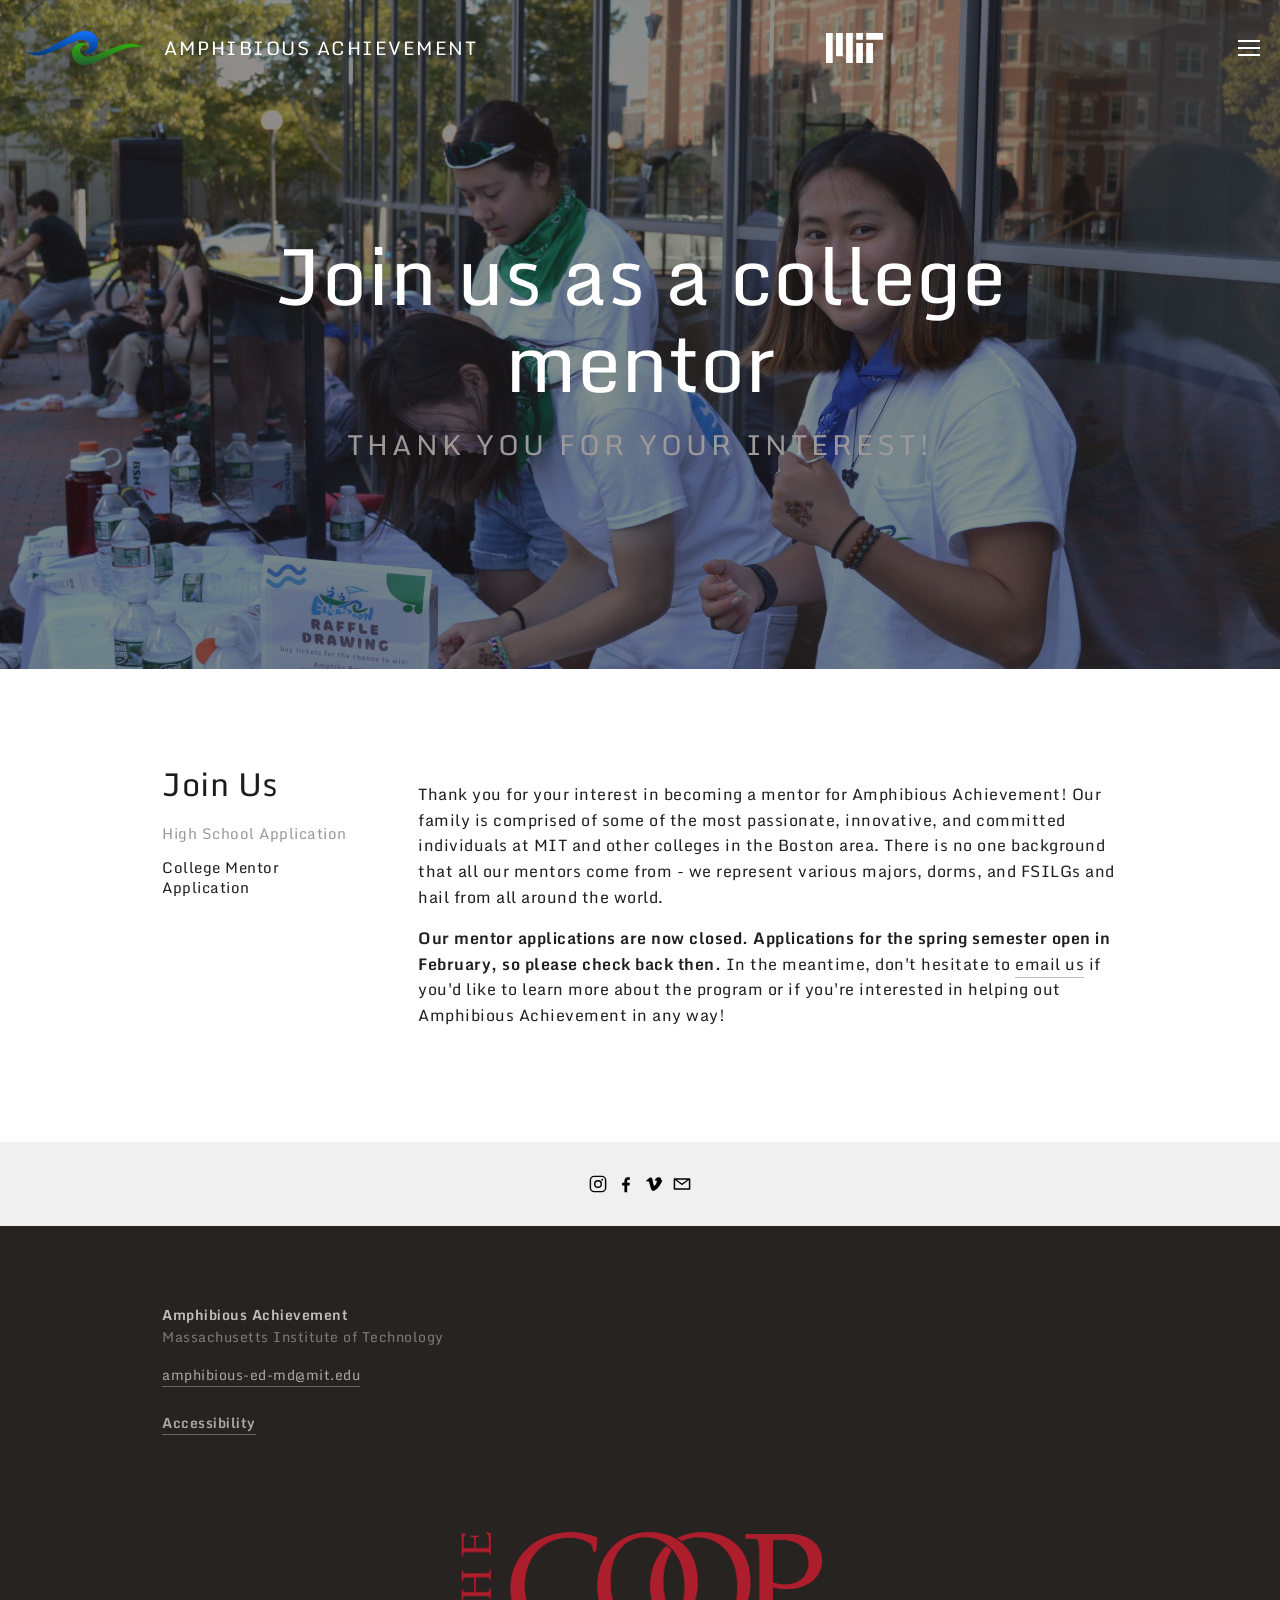
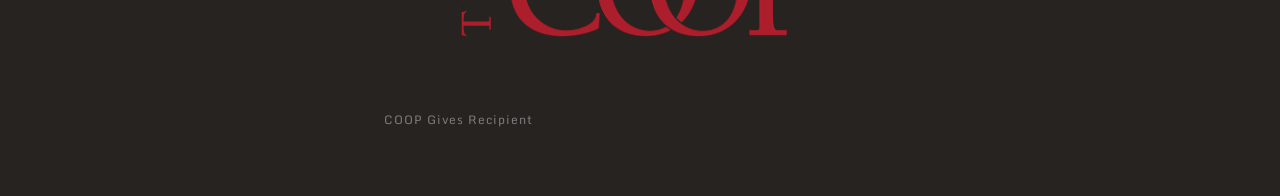
<file: college-mentor-application.html>
<!DOCTYPE html>
<html lang="en-US">
<head>
  <meta charset="utf-8">
  <meta name="viewport" content="width=device-width, initial-scale=1">
  <title>College Mentor Application &mdash; Amphibious Achievement</title>
  <meta name="description" content="Amphibious Achievement is an athletic and academic mentorship program for high school students in the greater Boston area.">
  <meta property="og:site_name" content="Amphibious Achievement">
  <meta property="og:title" content="College Mentor Application &mdash; Amphibious Achievement">
  <meta property="og:image" content="assets/img/site/amphibz-logo-3d-no-words.png">
  <link rel="icon" href="assets/img/site/favicon.ico">
  <link rel="preconnect" href="https://fonts.googleapis.com">
  <link rel="preconnect" href="https://fonts.gstatic.com" crossorigin>
  <link href="https://fonts.googleapis.com/css2?family=Monda:wght@400;700&family=Ubuntu:wght@300;400;500&display=swap" rel="stylesheet">
  <link rel="stylesheet" href="assets/css/style.css">
</head>
<body class="has-banner page-college-mentor-application">
<div class="body-overlay"></div>
<aside id="sidecarNav" aria-label="Mobile menu">
  <button class="close-nav" aria-label="Close menu">&times;</button>
  <nav><div><a href="about-us.html">About Us</a></div><div><a href="mentors.html">Our Mentors</a></div><div><a href="cohorts.html">Cohorts</a></div><div><a href="sponsors.html">Our Sponsors</a></div><div><a href="ergathon.html">ERG-A-THON</a></div><div><a href="gala.html">Gala</a></div><div><a href="gallery.html">Gallery</a></div><div class="folder"><div class="folder-toggle">Join Us</div><div class="subnav"><div><a href="high-school-application.html">High School Application</a></div><div><a href="college-mentor-application.html">College Mentor Application</a></div></div></div><div><a href="https://giving.mit.edu/form/#/" target="_blank" rel="noopener">Donate</a></div></nav>
</aside>

<div id="fixedHeader" aria-hidden="true">
  <div class="header-inner">
      <div class="logo"><a href="index.html"><img src="assets/img/site/amphibz-logo-3d-no-words.png" alt=""><span class="site-name">Amphibious Achievement</span></a></div>
      <nav class="main-nav" aria-label="Main">
        <div class="collection"><a href="about-us.html">About Us</a></div>
        <div class="collection"><a href="mentors.html">Our Mentors</a></div>
        <div class="collection"><a href="cohorts.html">Cohorts</a></div>
        <div class="collection"><a href="sponsors.html">Our Sponsors</a></div>
        <div class="collection"><a href="ergathon.html">ERG-A-THON</a></div>
        <div class="collection"><a href="gala.html">Gala</a></div>
        <div class="collection"><a href="gallery.html">Gallery</a></div>
        <div class="folder active"><div class="folder-toggle" tabindex="0">Join Us</div><div class="subnav"><div class="collection"><a href="high-school-application.html">High School Application</a></div><div class="collection active"><a href="college-mentor-application.html">College Mentor Application</a></div></div></div>
        <div class="nav-button"><a href="https://giving.mit.edu/form/#/" target="_blank" rel="noopener">Donate</a></div>
      </nav>
      <a class="mit-logo" href="https://www.mit.edu/" target="_blank" rel="noopener"><img src="assets/img/site/mit-logo-white.svg" alt="Massachusetts Institute of Technology" width="57" height="30"></a>
      <button class="mobile-nav-toggle" aria-label="Open menu" aria-expanded="false" aria-controls="sidecarNav"><span></span><span></span><span></span></button>
    </div>
</div>

<div id="siteWrapper">
  <header id="header">
    <div class="header-inner">
      <h1 class="logo"><a href="index.html"><img src="assets/img/site/amphibz-logo-3d-no-words.png" alt=""><span class="site-name">Amphibious Achievement</span></a></h1>
      <nav class="main-nav" aria-label="Main">
        <div class="collection"><a href="about-us.html">About Us</a></div>
        <div class="collection"><a href="mentors.html">Our Mentors</a></div>
        <div class="collection"><a href="cohorts.html">Cohorts</a></div>
        <div class="collection"><a href="sponsors.html">Our Sponsors</a></div>
        <div class="collection"><a href="ergathon.html">ERG-A-THON</a></div>
        <div class="collection"><a href="gala.html">Gala</a></div>
        <div class="collection"><a href="gallery.html">Gallery</a></div>
        <div class="folder active"><div class="folder-toggle" tabindex="0">Join Us</div><div class="subnav"><div class="collection"><a href="high-school-application.html">High School Application</a></div><div class="collection active"><a href="college-mentor-application.html">College Mentor Application</a></div></div></div>
        <div class="nav-button"><a href="https://giving.mit.edu/form/#/" target="_blank" rel="noopener">Donate</a></div>
      </nav>
      <a class="mit-logo" href="https://www.mit.edu/" target="_blank" rel="noopener"><img src="assets/img/site/mit-logo-white.svg" alt="Massachusetts Institute of Technology" width="57" height="30"></a>
      <button class="mobile-nav-toggle" aria-label="Open menu" aria-expanded="false" aria-controls="sidecarNav"><span></span><span></span><span></span></button>
    </div>
  </header>
  <div class="banner" style="background-image:url('assets/img/college-mentor-application/dsc-0925.jpg');background-position:50% 50%">
    <div class="color-overlay"></div>
    <div class="desc-wrapper">
      <p class="banner-title">Join us as a college mentor</p>
      <p class="banner-sub">Thank you for your interest!</p>
    </div>
  </div>
  <main>
    <div class="page page-folder">
      <aside class="folder-nav">
        <button class="folder-nav-toggle" aria-expanded="false">Join Us</button>
        <h2 class="folder-nav-label">Join Us</h2>
        <nav class="folder-nav-links" aria-label="Join Us">
        <a href="high-school-application.html">High School Application</a>
        <a href="college-mentor-application.html" class="active" aria-current="page">College Mentor Application</a>
        </nav>
      </aside>
      <div class="page-content">
        <div class="block html-block">
          <p>Thank you for your interest in becoming a mentor for Amphibious Achievement! Our family is comprised of some of the most passionate, innovative, and committed individuals at MIT and other colleges in the Boston area. There is no one background that all our mentors come from -  we represent various majors, dorms, and FSILGs and hail from all around the world.</p>
          <p><strong>Our mentor applications are now closed. Applications for the spring semester open in February, so please check back then.</strong> In the meantime, don't hesitate to <a href="mailto:amphibious-ed-md@mit.edu">email us</a> if you'd like to learn more about the program or if you're interested in helping out Amphibious Achievement in any way!</p>
        </div>
      </div>
    </div>
  </main>

  <div id="preFooter">
    <div class="pre-footer-inner">
      <nav class="social-links" aria-label="Social media">
        <a href="https://instagram.com/amphibz" target="_blank" rel="noopener" aria-label="Instagram"><svg viewBox="0 0 24 24"><path d="M12 7.2A4.8 4.8 0 1 0 12 16.8 4.8 4.8 0 1 0 12 7.2zm0 7.9A3.1 3.1 0 1 1 12 8.9a3.1 3.1 0 0 1 0 6.2zM17 5.8a1.1 1.1 0 1 0 0 2.3 1.1 1.1 0 0 0 0-2.3zM16.4 2H7.6A5.6 5.6 0 0 0 2 7.6v8.8A5.6 5.6 0 0 0 7.6 22h8.8a5.6 5.6 0 0 0 5.6-5.6V7.6A5.6 5.6 0 0 0 16.4 2zm3.9 14.4a3.9 3.9 0 0 1-3.9 3.9H7.6a3.9 3.9 0 0 1-3.9-3.9V7.6a3.9 3.9 0 0 1 3.9-3.9h8.8a3.9 3.9 0 0 1 3.9 3.9z"/></svg></a>
        <a href="https://www.facebook.com/amphibiousachievement/" target="_blank" rel="noopener" aria-label="Facebook"><svg viewBox="0 0 24 24"><path d="M13.4 22v-8.2h2.8l.4-3.2h-3.2V8.5c0-.9.3-1.6 1.6-1.6h1.7V4.1c-.3 0-1.3-.1-2.5-.1-2.5 0-4.1 1.5-4.1 4.2v2.4H7.3v3.2h2.8V22z"/></svg></a>
        <a href="https://vimeo.com/amphibious" target="_blank" rel="noopener" aria-label="Vimeo"><svg viewBox="0 0 24 24"><path d="M21.9 7.3c-.1 1.9-1.4 4.5-4 7.8-2.7 3.5-4.9 5.2-6.8 5.2-1.1 0-2.1-1-2.9-3.1L6.6 11.5C6 9.4 5.4 8.4 4.7 8.4c-.1 0-.6.3-1.4.9l-.9-1.1 2.6-2.3c1.2-1 2.1-1.6 2.7-1.6 1.4-.1 2.3.8 2.6 2.9.4 2.2.6 3.6.8 4.1.4 1.8.8 2.7 1.3 2.7.4 0 .9-.6 1.7-1.8.8-1.2 1.2-2.1 1.2-2.7.1-1-.3-1.6-1.2-1.6-.4 0-.9.1-1.4.3.9-3 2.7-4.4 5.3-4.3 1.9 0 2.8 1.3 2.7 3.6z"/></svg></a>
        <a href="mailto:amphibious-external@mit.edu" aria-label="Email"><svg viewBox="0 0 24 24"><path d="M3 5h18a1 1 0 0 1 1 1v12a1 1 0 0 1-1 1H3a1 1 0 0 1-1-1V6a1 1 0 0 1 1-1zm.8 2.3v9.9h16.4V7.3L12 13.4zM5.6 6.8 12 11.5l6.4-4.7z"/></svg></a>
      </nav>
    </div>
  </div>

  <footer id="footer">
    <div class="footer-inner">
      <div class="back-to-top"><a href="#header">Back to Top</a></div>
      <p class="footer-org"><strong>Amphibious Achievement</strong><br>Massachusetts Institute of Technology</p>
      <p class="footer-contact"><a href="mailto:amphibious-ed-md@mit.edu">amphibious-ed-md@mit.edu</a></p>
      <p><a href="https://accessibility.mit.edu/" target="_blank" rel="noopener"><strong>Accessibility</strong></a></p>
      <figure>
        <img src="assets/img/site/unnamed.png" alt="The Coop" width="512" height="207" loading="lazy">
        <figcaption>COOP Gives Recipient</figcaption>
      </figure>
    </div>
  </footer>
</div>
<script src="assets/js/main.js"></script>
</body>
</html>
</file>
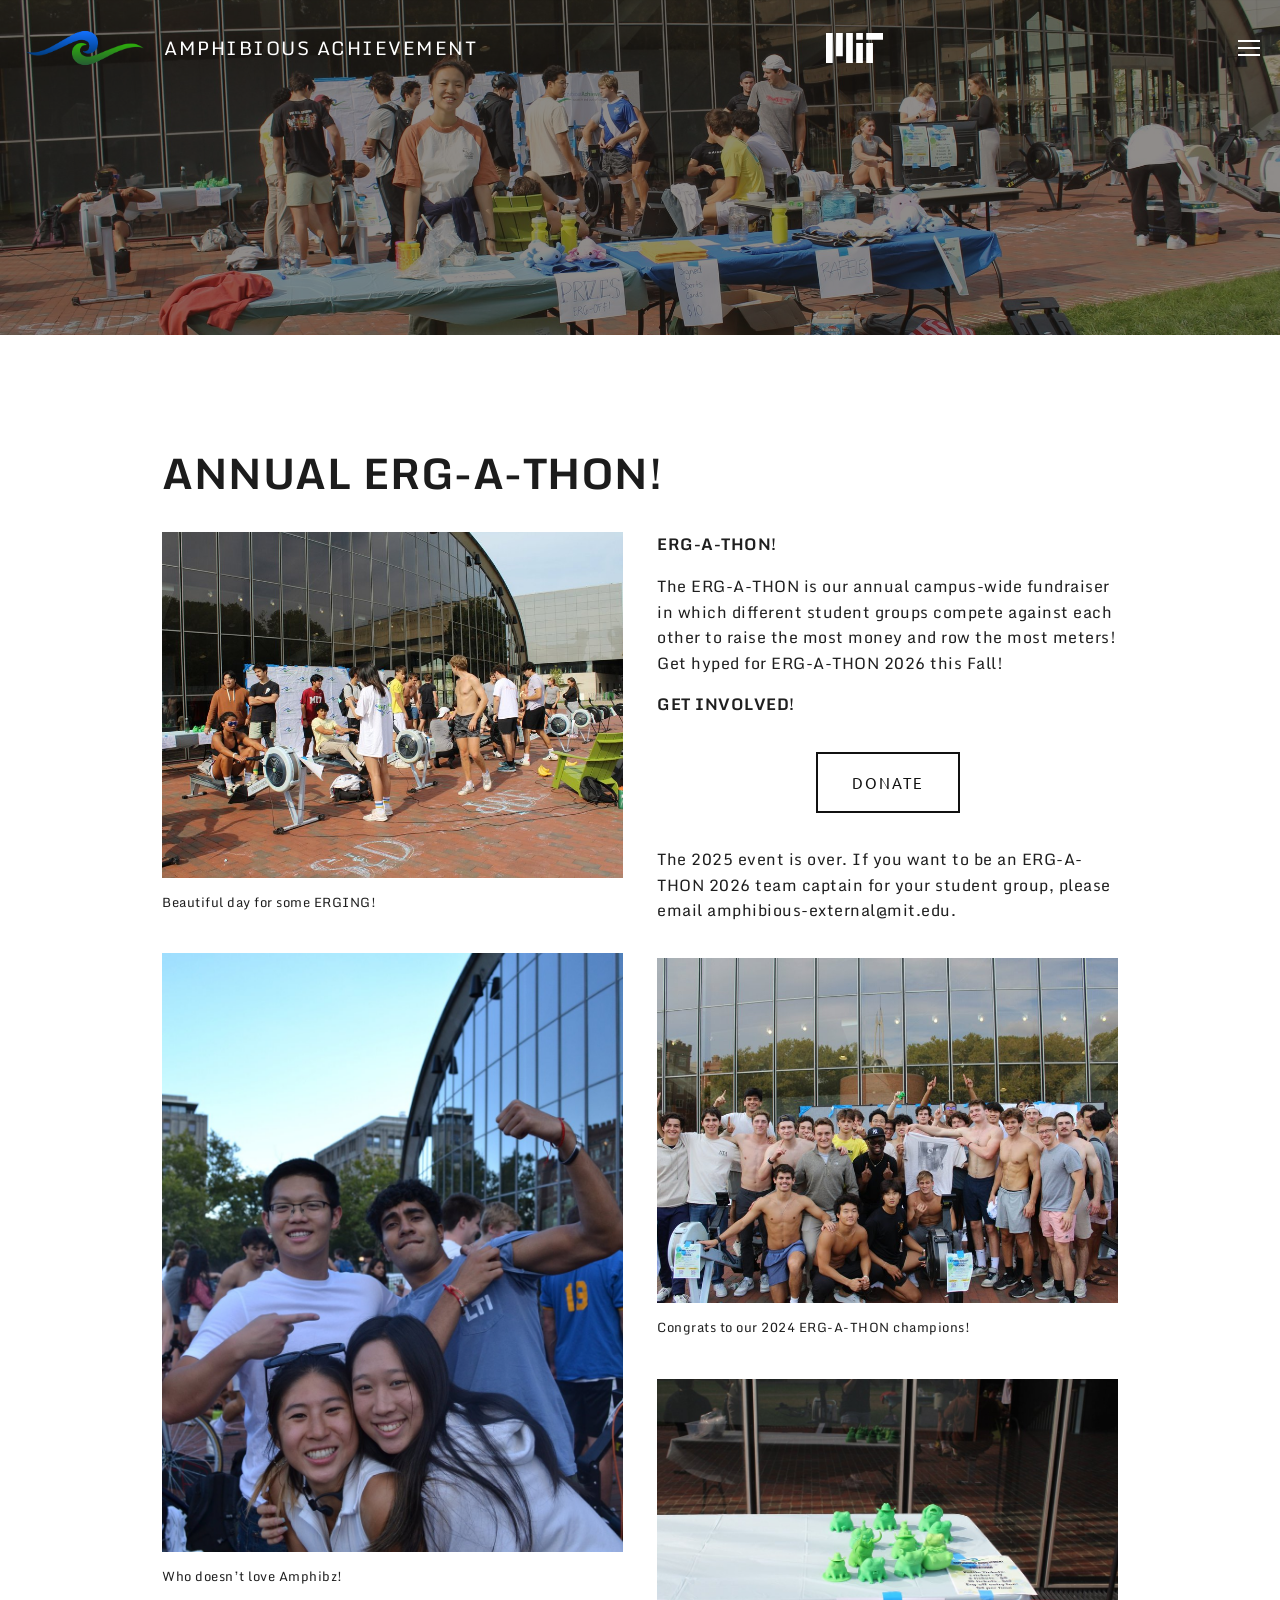
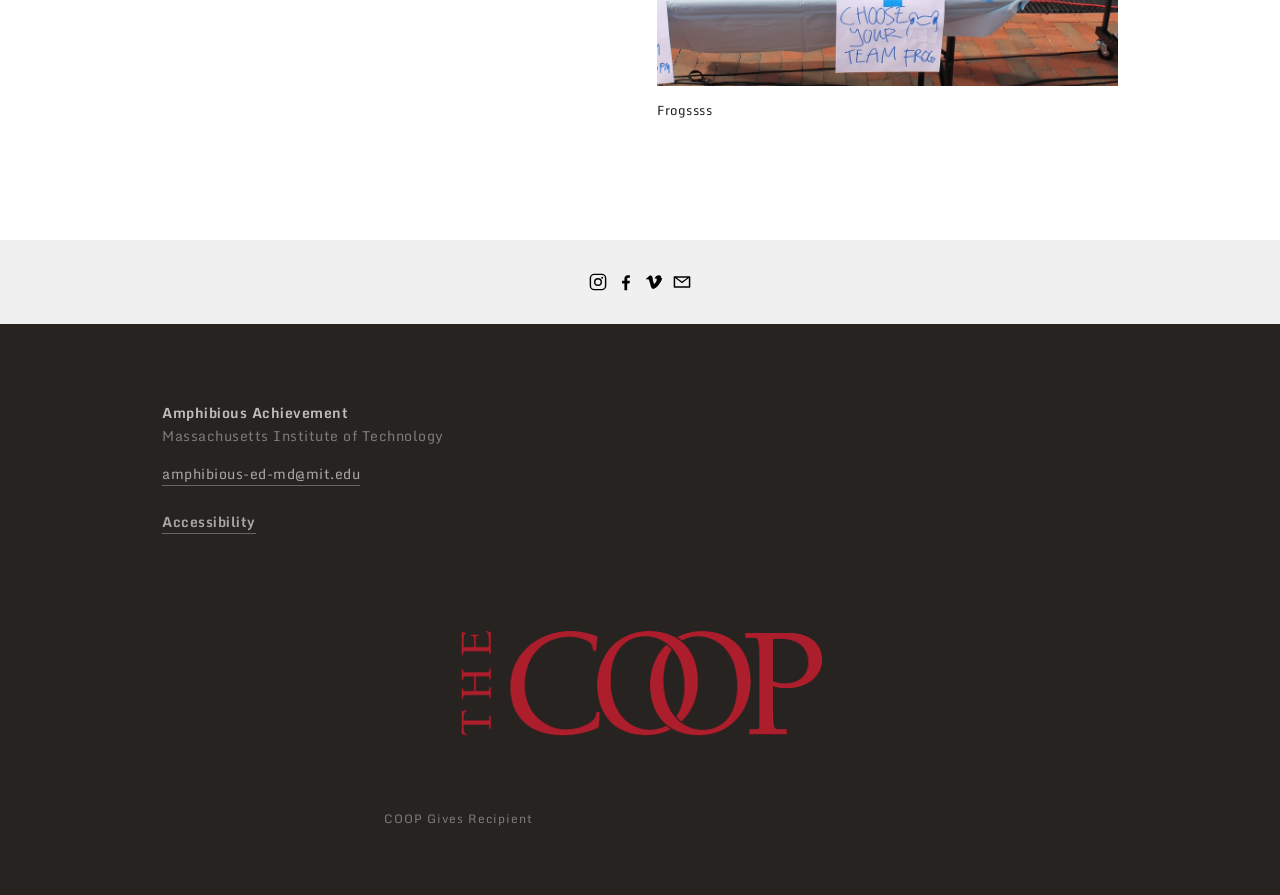
<file: ergathon.html>
<!DOCTYPE html>
<html lang="en-US">
<head>
  <meta charset="utf-8">
  <meta name="viewport" content="width=device-width, initial-scale=1">
  <title>ERG-A-THON &mdash; Amphibious Achievement</title>
  <meta name="description" content="Amphibious Achievement is an athletic and academic mentorship program for high school students in the greater Boston area.">
  <meta property="og:site_name" content="Amphibious Achievement">
  <meta property="og:title" content="ERG-A-THON &mdash; Amphibious Achievement">
  <meta property="og:image" content="assets/img/site/amphibz-logo-3d-no-words.png">
  <link rel="icon" href="assets/img/site/favicon.ico">
  <link rel="preconnect" href="https://fonts.googleapis.com">
  <link rel="preconnect" href="https://fonts.gstatic.com" crossorigin>
  <link href="https://fonts.googleapis.com/css2?family=Monda:wght@400;700&family=Ubuntu:wght@300;400;500&display=swap" rel="stylesheet">
  <link rel="stylesheet" href="assets/css/style.css">
</head>
<body class="has-banner page-ergathon">
<div class="body-overlay"></div>
<aside id="sidecarNav" aria-label="Mobile menu">
  <button class="close-nav" aria-label="Close menu">&times;</button>
  <nav><div><a href="about-us.html">About Us</a></div><div><a href="mentors.html">Our Mentors</a></div><div><a href="cohorts.html">Cohorts</a></div><div><a href="sponsors.html">Our Sponsors</a></div><div><a href="ergathon.html">ERG-A-THON</a></div><div><a href="gala.html">Gala</a></div><div><a href="gallery.html">Gallery</a></div><div class="folder"><div class="folder-toggle">Join Us</div><div class="subnav"><div><a href="high-school-application.html">High School Application</a></div><div><a href="college-mentor-application.html">College Mentor Application</a></div></div></div><div><a href="https://giving.mit.edu/form/#/" target="_blank" rel="noopener">Donate</a></div></nav>
</aside>

<div id="fixedHeader" aria-hidden="true">
  <div class="header-inner">
      <div class="logo"><a href="index.html"><img src="assets/img/site/amphibz-logo-3d-no-words.png" alt=""><span class="site-name">Amphibious Achievement</span></a></div>
      <nav class="main-nav" aria-label="Main">
        <div class="collection"><a href="about-us.html">About Us</a></div>
        <div class="collection"><a href="mentors.html">Our Mentors</a></div>
        <div class="collection"><a href="cohorts.html">Cohorts</a></div>
        <div class="collection"><a href="sponsors.html">Our Sponsors</a></div>
        <div class="collection active"><a href="ergathon.html">ERG-A-THON</a></div>
        <div class="collection"><a href="gala.html">Gala</a></div>
        <div class="collection"><a href="gallery.html">Gallery</a></div>
        <div class="folder"><div class="folder-toggle" tabindex="0">Join Us</div><div class="subnav"><div class="collection"><a href="high-school-application.html">High School Application</a></div><div class="collection"><a href="college-mentor-application.html">College Mentor Application</a></div></div></div>
        <div class="nav-button"><a href="https://giving.mit.edu/form/#/" target="_blank" rel="noopener">Donate</a></div>
      </nav>
      <a class="mit-logo" href="https://www.mit.edu/" target="_blank" rel="noopener"><img src="assets/img/site/mit-logo-white.svg" alt="Massachusetts Institute of Technology" width="57" height="30"></a>
      <button class="mobile-nav-toggle" aria-label="Open menu" aria-expanded="false" aria-controls="sidecarNav"><span></span><span></span><span></span></button>
    </div>
</div>

<div id="siteWrapper">
  <header id="header">
    <div class="header-inner">
      <h1 class="logo"><a href="index.html"><img src="assets/img/site/amphibz-logo-3d-no-words.png" alt=""><span class="site-name">Amphibious Achievement</span></a></h1>
      <nav class="main-nav" aria-label="Main">
        <div class="collection"><a href="about-us.html">About Us</a></div>
        <div class="collection"><a href="mentors.html">Our Mentors</a></div>
        <div class="collection"><a href="cohorts.html">Cohorts</a></div>
        <div class="collection"><a href="sponsors.html">Our Sponsors</a></div>
        <div class="collection active"><a href="ergathon.html">ERG-A-THON</a></div>
        <div class="collection"><a href="gala.html">Gala</a></div>
        <div class="collection"><a href="gallery.html">Gallery</a></div>
        <div class="folder"><div class="folder-toggle" tabindex="0">Join Us</div><div class="subnav"><div class="collection"><a href="high-school-application.html">High School Application</a></div><div class="collection"><a href="college-mentor-application.html">College Mentor Application</a></div></div></div>
        <div class="nav-button"><a href="https://giving.mit.edu/form/#/" target="_blank" rel="noopener">Donate</a></div>
      </nav>
      <a class="mit-logo" href="https://www.mit.edu/" target="_blank" rel="noopener"><img src="assets/img/site/mit-logo-white.svg" alt="Massachusetts Institute of Technology" width="57" height="30"></a>
      <button class="mobile-nav-toggle" aria-label="Open menu" aria-expanded="false" aria-controls="sidecarNav"><span></span><span></span><span></span></button>
    </div>
  </header>
  <div class="banner" style="background-image:url('assets/img/ergathon/img-1147.jpg');background-position:50% 50%">
    <div class="color-overlay"></div>
  </div>
  <main>
    <div class="page">
      <div class="block html-block">
        <h1><strong>ANNUAL ERG-A-THON!</strong></h1>
      </div>
      <div class="row">
      <div class="col" style="--w:50%">
      <div class="block"><figure class="image-block layout-below"><div class="img-frame" style="aspect-ratio:100/75.000"><img src="assets/img/ergathon/img-1166.jpg" alt="" width="5184" height="3456" loading="lazy" style="object-position:50% 50%"></div><figcaption class="caption-below"><p>Beautiful day for some ERGING!</p></figcaption></figure></div>
      <div class="block"><figure class="image-block layout-below"><div class="img-frame" style="aspect-ratio:100/129.935"><img src="assets/img/ergathon/dsc-0975.jpg" alt="" width="3072" height="4608" loading="lazy" style="object-position:50% 50%"></div><figcaption class="caption-below"><p>Who doesn’t love Amphibz!</p></figcaption></figure></div>
      </div>
      <div class="col" style="--w:50%">
      <div class="block html-block">
        <p><strong>ERG-A-THON!</strong></p>
        <p>The ERG-A-THON is our annual campus-wide fundraiser in which different student groups compete against each other to raise the most money and row the most meters! Get hyped for ERG-A-THON 2026 this Fall!</p>
        <p><strong>GET INVOLVED!</strong></p>
      </div>
      <div class="block"><div class="button-wrap align-center"><a class="button button-medium" href="https://giving.mit.edu/form/#" target="_blank" rel="noopener">Donate</a></div></div>
      <div class="block html-block">
        <p>The 2025 event is over. If you want to be an ERG-A-THON 2026 team captain for your student group, please email amphibious-external@mit.edu.</p>
      </div>
      <div class="block"><figure class="image-block layout-below"><div class="img-frame" style="aspect-ratio:100/75.000"><img src="assets/img/ergathon/img-1481.jpg" alt="" width="5184" height="3456" loading="lazy" style="object-position:50% 50%"></div><figcaption class="caption-below"><p>Congrats to our 2024 ERG-A-THON champions!</p></figcaption></figure></div>
      <div class="block"><figure class="image-block layout-below"><div class="img-frame" style="aspect-ratio:100/66.667"><img src="assets/img/ergathon/img-1171.jpg" alt="" width="5184" height="3456" loading="lazy" style="object-position:50% 50%"></div><figcaption class="caption-below"><p>Frogssss </p></figcaption></figure></div>
      </div>
      </div>
    </div>
  </main>

  <div id="preFooter">
    <div class="pre-footer-inner">
      <nav class="social-links" aria-label="Social media">
        <a href="https://instagram.com/amphibz" target="_blank" rel="noopener" aria-label="Instagram"><svg viewBox="0 0 24 24"><path d="M12 7.2A4.8 4.8 0 1 0 12 16.8 4.8 4.8 0 1 0 12 7.2zm0 7.9A3.1 3.1 0 1 1 12 8.9a3.1 3.1 0 0 1 0 6.2zM17 5.8a1.1 1.1 0 1 0 0 2.3 1.1 1.1 0 0 0 0-2.3zM16.4 2H7.6A5.6 5.6 0 0 0 2 7.6v8.8A5.6 5.6 0 0 0 7.6 22h8.8a5.6 5.6 0 0 0 5.6-5.6V7.6A5.6 5.6 0 0 0 16.4 2zm3.9 14.4a3.9 3.9 0 0 1-3.9 3.9H7.6a3.9 3.9 0 0 1-3.9-3.9V7.6a3.9 3.9 0 0 1 3.9-3.9h8.8a3.9 3.9 0 0 1 3.9 3.9z"/></svg></a>
        <a href="https://www.facebook.com/amphibiousachievement/" target="_blank" rel="noopener" aria-label="Facebook"><svg viewBox="0 0 24 24"><path d="M13.4 22v-8.2h2.8l.4-3.2h-3.2V8.5c0-.9.3-1.6 1.6-1.6h1.7V4.1c-.3 0-1.3-.1-2.5-.1-2.5 0-4.1 1.5-4.1 4.2v2.4H7.3v3.2h2.8V22z"/></svg></a>
        <a href="https://vimeo.com/amphibious" target="_blank" rel="noopener" aria-label="Vimeo"><svg viewBox="0 0 24 24"><path d="M21.9 7.3c-.1 1.9-1.4 4.5-4 7.8-2.7 3.5-4.9 5.2-6.8 5.2-1.1 0-2.1-1-2.9-3.1L6.6 11.5C6 9.4 5.4 8.4 4.7 8.4c-.1 0-.6.3-1.4.9l-.9-1.1 2.6-2.3c1.2-1 2.1-1.6 2.7-1.6 1.4-.1 2.3.8 2.6 2.9.4 2.2.6 3.6.8 4.1.4 1.8.8 2.7 1.3 2.7.4 0 .9-.6 1.7-1.8.8-1.2 1.2-2.1 1.2-2.7.1-1-.3-1.6-1.2-1.6-.4 0-.9.1-1.4.3.9-3 2.7-4.4 5.3-4.3 1.9 0 2.8 1.3 2.7 3.6z"/></svg></a>
        <a href="mailto:amphibious-external@mit.edu" aria-label="Email"><svg viewBox="0 0 24 24"><path d="M3 5h18a1 1 0 0 1 1 1v12a1 1 0 0 1-1 1H3a1 1 0 0 1-1-1V6a1 1 0 0 1 1-1zm.8 2.3v9.9h16.4V7.3L12 13.4zM5.6 6.8 12 11.5l6.4-4.7z"/></svg></a>
      </nav>
    </div>
  </div>

  <footer id="footer">
    <div class="footer-inner">
      <div class="back-to-top"><a href="#header">Back to Top</a></div>
      <p class="footer-org"><strong>Amphibious Achievement</strong><br>Massachusetts Institute of Technology</p>
      <p class="footer-contact"><a href="mailto:amphibious-ed-md@mit.edu">amphibious-ed-md@mit.edu</a></p>
      <p><a href="https://accessibility.mit.edu/" target="_blank" rel="noopener"><strong>Accessibility</strong></a></p>
      <figure>
        <img src="assets/img/site/unnamed.png" alt="The Coop" width="512" height="207" loading="lazy">
        <figcaption>COOP Gives Recipient</figcaption>
      </figure>
    </div>
  </footer>
</div>
<script src="assets/js/main.js"></script>
</body>
</html>
</file>
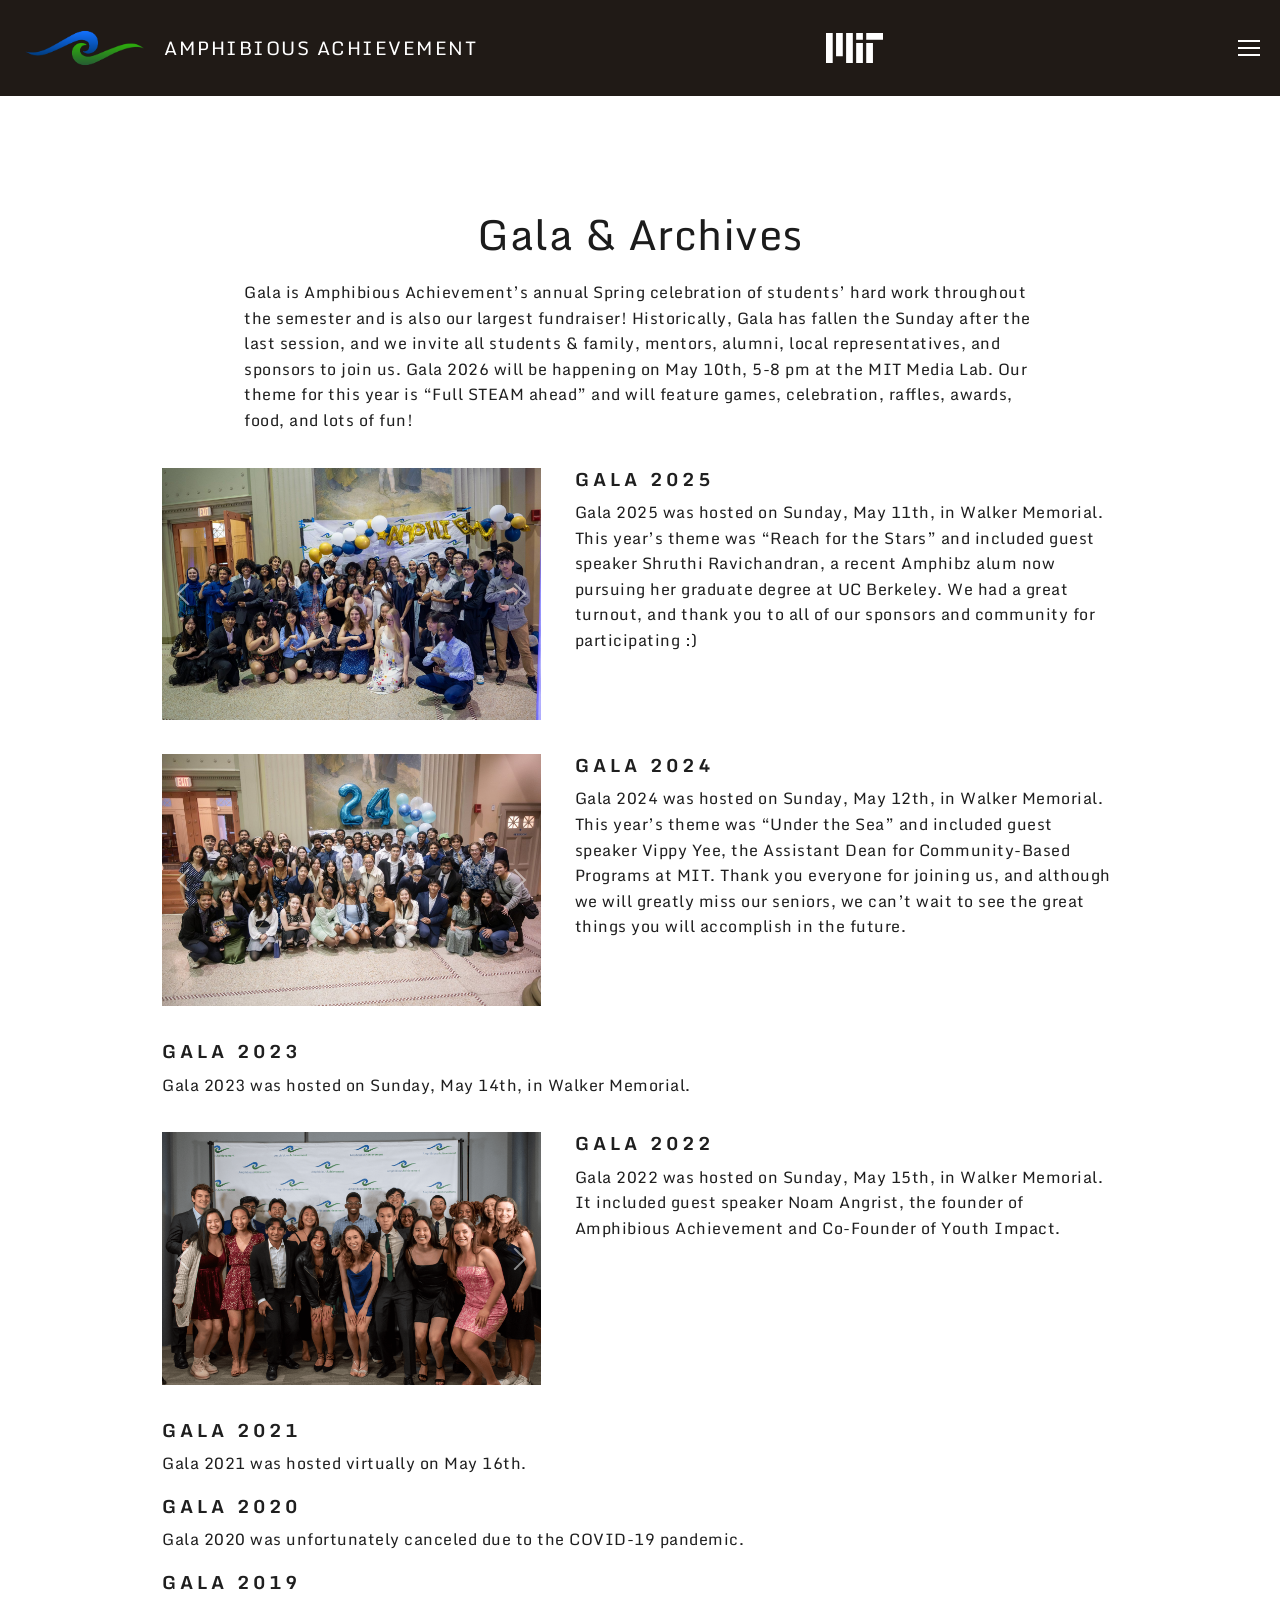
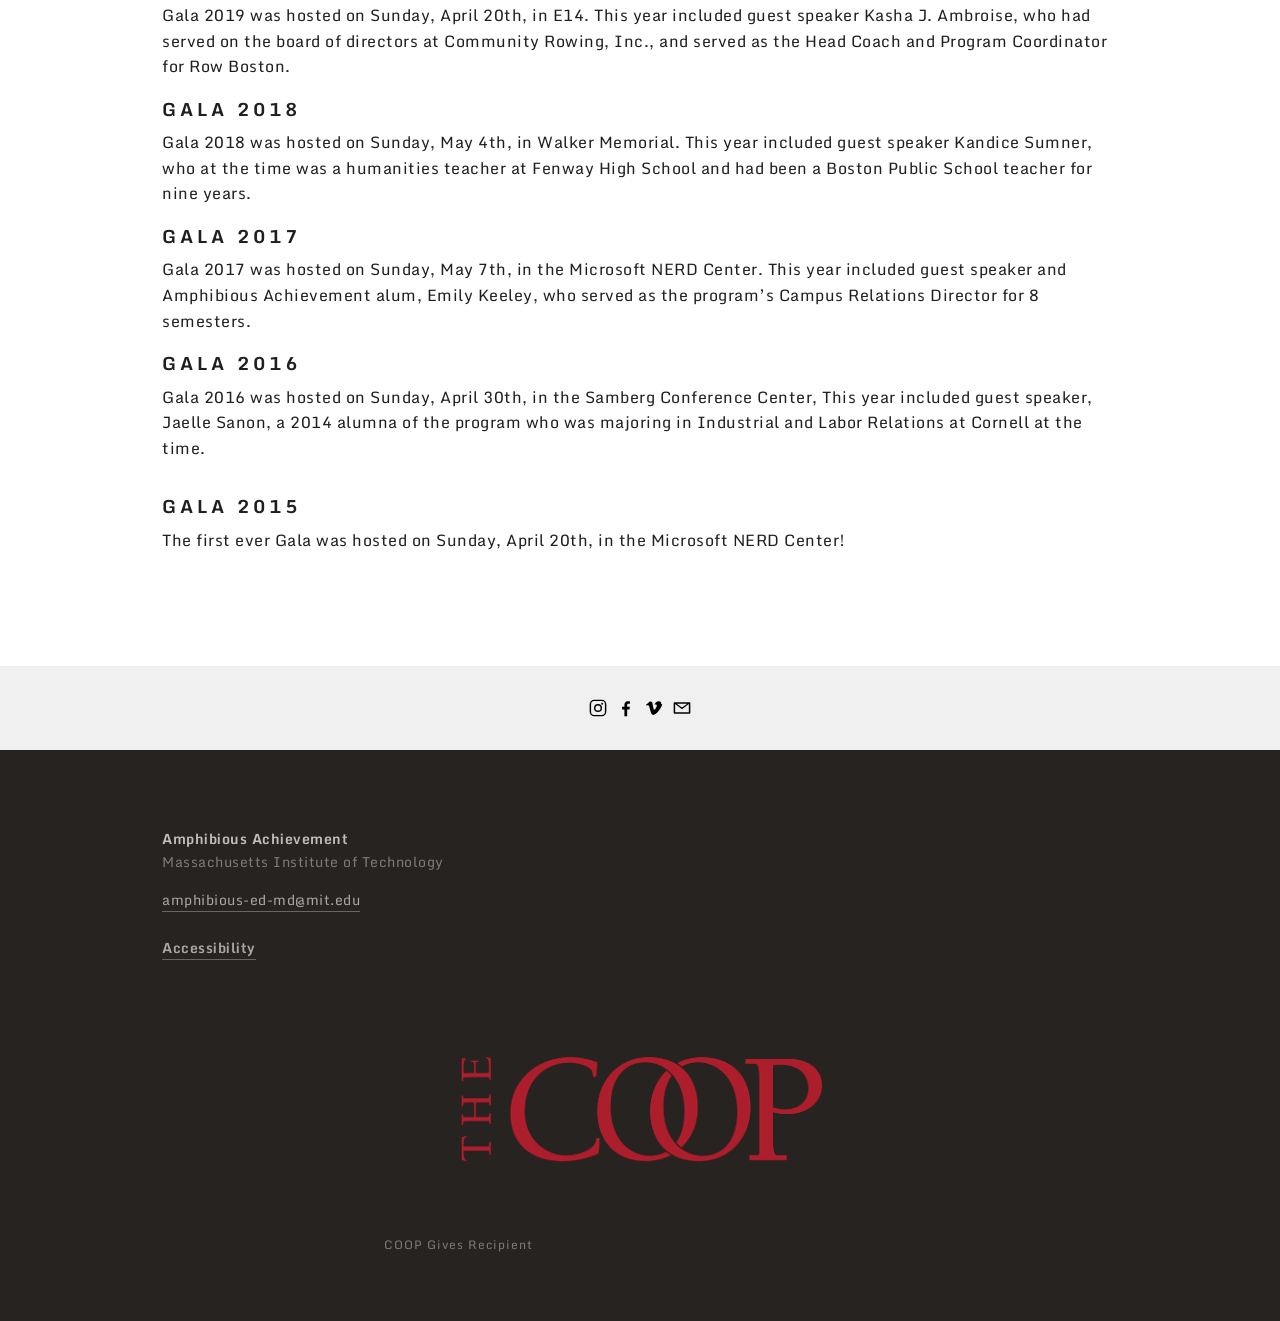
<file: gala.html>
<!DOCTYPE html>
<html lang="en-US">
<head>
  <meta charset="utf-8">
  <meta name="viewport" content="width=device-width, initial-scale=1">
  <title>Gala &mdash; Amphibious Achievement</title>
  <meta name="description" content="Amphibious Achievement is an athletic and academic mentorship program for high school students in the greater Boston area.">
  <meta property="og:site_name" content="Amphibious Achievement">
  <meta property="og:title" content="Gala &mdash; Amphibious Achievement">
  <meta property="og:image" content="assets/img/site/amphibz-logo-3d-no-words.png">
  <link rel="icon" href="assets/img/site/favicon.ico">
  <link rel="preconnect" href="https://fonts.googleapis.com">
  <link rel="preconnect" href="https://fonts.gstatic.com" crossorigin>
  <link href="https://fonts.googleapis.com/css2?family=Monda:wght@400;700&family=Ubuntu:wght@300;400;500&display=swap" rel="stylesheet">
  <link rel="stylesheet" href="assets/css/style.css">
</head>
<body class="no-banner page-gala">
<div class="body-overlay"></div>
<aside id="sidecarNav" aria-label="Mobile menu">
  <button class="close-nav" aria-label="Close menu">&times;</button>
  <nav><div><a href="about-us.html">About Us</a></div><div><a href="mentors.html">Our Mentors</a></div><div><a href="cohorts.html">Cohorts</a></div><div><a href="sponsors.html">Our Sponsors</a></div><div><a href="ergathon.html">ERG-A-THON</a></div><div><a href="gala.html">Gala</a></div><div><a href="gallery.html">Gallery</a></div><div class="folder"><div class="folder-toggle">Join Us</div><div class="subnav"><div><a href="high-school-application.html">High School Application</a></div><div><a href="college-mentor-application.html">College Mentor Application</a></div></div></div><div><a href="https://giving.mit.edu/form/#/" target="_blank" rel="noopener">Donate</a></div></nav>
</aside>

<div id="fixedHeader" aria-hidden="true">
  <div class="header-inner">
      <div class="logo"><a href="index.html"><img src="assets/img/site/amphibz-logo-3d-no-words.png" alt=""><span class="site-name">Amphibious Achievement</span></a></div>
      <nav class="main-nav" aria-label="Main">
        <div class="collection"><a href="about-us.html">About Us</a></div>
        <div class="collection"><a href="mentors.html">Our Mentors</a></div>
        <div class="collection"><a href="cohorts.html">Cohorts</a></div>
        <div class="collection"><a href="sponsors.html">Our Sponsors</a></div>
        <div class="collection"><a href="ergathon.html">ERG-A-THON</a></div>
        <div class="collection active"><a href="gala.html">Gala</a></div>
        <div class="collection"><a href="gallery.html">Gallery</a></div>
        <div class="folder"><div class="folder-toggle" tabindex="0">Join Us</div><div class="subnav"><div class="collection"><a href="high-school-application.html">High School Application</a></div><div class="collection"><a href="college-mentor-application.html">College Mentor Application</a></div></div></div>
        <div class="nav-button"><a href="https://giving.mit.edu/form/#/" target="_blank" rel="noopener">Donate</a></div>
      </nav>
      <a class="mit-logo" href="https://www.mit.edu/" target="_blank" rel="noopener"><img src="assets/img/site/mit-logo-white.svg" alt="Massachusetts Institute of Technology" width="57" height="30"></a>
      <button class="mobile-nav-toggle" aria-label="Open menu" aria-expanded="false" aria-controls="sidecarNav"><span></span><span></span><span></span></button>
    </div>
</div>

<div id="siteWrapper">
  <header id="header">
    <div class="header-inner">
      <h1 class="logo"><a href="index.html"><img src="assets/img/site/amphibz-logo-3d-no-words.png" alt=""><span class="site-name">Amphibious Achievement</span></a></h1>
      <nav class="main-nav" aria-label="Main">
        <div class="collection"><a href="about-us.html">About Us</a></div>
        <div class="collection"><a href="mentors.html">Our Mentors</a></div>
        <div class="collection"><a href="cohorts.html">Cohorts</a></div>
        <div class="collection"><a href="sponsors.html">Our Sponsors</a></div>
        <div class="collection"><a href="ergathon.html">ERG-A-THON</a></div>
        <div class="collection active"><a href="gala.html">Gala</a></div>
        <div class="collection"><a href="gallery.html">Gallery</a></div>
        <div class="folder"><div class="folder-toggle" tabindex="0">Join Us</div><div class="subnav"><div class="collection"><a href="high-school-application.html">High School Application</a></div><div class="collection"><a href="college-mentor-application.html">College Mentor Application</a></div></div></div>
        <div class="nav-button"><a href="https://giving.mit.edu/form/#/" target="_blank" rel="noopener">Donate</a></div>
      </nav>
      <a class="mit-logo" href="https://www.mit.edu/" target="_blank" rel="noopener"><img src="assets/img/site/mit-logo-white.svg" alt="Massachusetts Institute of Technology" width="57" height="30"></a>
      <button class="mobile-nav-toggle" aria-label="Open menu" aria-expanded="false" aria-controls="sidecarNav"><span></span><span></span><span></span></button>
    </div>
  </header>

  <main>
    <div class="page">
      <div class="row">
      <div class="col col-empty" style="--w:8.333%">
      <div class="block spacer"></div>
      </div>
      <div class="col" style="--w:83.33%">
      <div class="block html-block">
        <h1 class="text-center">Gala &amp; Archives</h1>
        <p>Gala is Amphibious Achievement’s annual Spring celebration of students’ hard work throughout the semester and is also our largest fundraiser! Historically, Gala has fallen the Sunday after the last session, and we invite all students &amp; family, mentors, alumni, local representatives, and sponsors to join us. Gala 2026 will be happening on May 10th, 5-8 pm at the MIT Media Lab. Our theme for this year is “Full STEAM ahead” and will feature games, celebration, raffles, awards, food, and lots of fun! </p>
      </div>
      </div>
      <div class="col col-empty" style="--w:8.333%">
      <div class="block spacer"></div>
      </div>
      </div>
      <div class="row">
      <div class="col" style="--w:41.67%">
      <div class="block"><div class="slideshow" aria-label="Gala"><div class="slides"><div class="slide active"><img src="assets/img/gala/rq-01992.jpg" alt="Gala" loading="eager" style="object-position:50% 50%"></div><div class="slide"><img src="assets/img/gala/rq-01646-1.jpg" alt="Gala" loading="lazy" style="object-position:50% 50%"></div><div class="slide"><img src="assets/img/gala/rq-01851.jpg" alt="Gala" loading="lazy" style="object-position:50% 50%"></div><div class="slide"><img src="assets/img/gala/rq-02056.jpg" alt="Gala" loading="lazy" style="object-position:50% 50%"></div><div class="slide"><img src="assets/img/gala/rq-01659.jpg" alt="Gala" loading="lazy" style="object-position:50% 50%"></div><button class="control prev" aria-label="Previous photo">Previous</button><button class="control next" aria-label="Next photo">Next</button></div></div></div>
      </div>
      <div class="col" style="--w:58.33%">
      <div class="block html-block">
        <h3>Gala 2025</h3>
        <p>Gala 2025 was hosted on Sunday, May 11th, in Walker Memorial. This year’s theme was “Reach for the Stars” and included guest speaker Shruthi Ravichandran, a recent Amphibz alum now pursuing her graduate degree at UC Berkeley. We had a great turnout, and thank you to all of our sponsors and community for participating :)</p>
      </div>
      <div class="block spacer"></div>
      </div>
      </div>
      <div class="row">
      <div class="col" style="--w:41.67%">
      <div class="block"><div class="slideshow" aria-label="Gala"><div class="slides"><div class="slide active"><img src="assets/img/gala/dsc-9165-enhanced-nr.jpg" alt="Gala" loading="eager" style="object-position:50% 50%"></div><div class="slide"><img src="assets/img/gala/dsc-8680.jpg" alt="Gala" loading="lazy" style="object-position:50% 50%"></div><div class="slide"><img src="assets/img/gala/dsc-8973.jpg" alt="Gala" loading="lazy" style="object-position:50% 50%"></div><div class="slide"><img src="assets/img/gala/dsc-8993-enhanced-nr.jpg" alt="Gala" loading="lazy" style="object-position:50% 50%"></div><div class="slide"><img src="assets/img/gala/dsc-9067.jpg" alt="Gala" loading="lazy" style="object-position:50% 50%"></div><button class="control prev" aria-label="Previous photo">Previous</button><button class="control next" aria-label="Next photo">Next</button></div></div></div>
      </div>
      <div class="col" style="--w:58.33%">
      <div class="block html-block">
        <h3>Gala 2024</h3>
        <p>Gala 2024 was hosted on Sunday, May 12th, in Walker Memorial. This year’s theme was “Under the Sea” and included guest speaker Vippy Yee, the Assistant Dean for Community-Based Programs at MIT. Thank you everyone for joining us, and although we will greatly miss our seniors, we can’t wait to see the great things you will accomplish in the future.</p>
      </div>
      <div class="block spacer"></div>
      </div>
      </div>
      <div class="block html-block">
        <h3>Gala 2023</h3>
        <p>Gala 2023 was hosted on Sunday, May 14th, in Walker Memorial. </p>
      </div>
      <div class="row">
      <div class="col" style="--w:41.67%">
      <div class="block"><div class="slideshow" aria-label="Gala"><div class="slides"><div class="slide active"><img src="assets/img/gala/tnq0948-1.png" alt="Gala" loading="eager" style="object-position:50% 50%"></div><div class="slide"><img src="assets/img/gala/tnq0987-1.png" alt="Gala" loading="lazy" style="object-position:50% 50%"></div><div class="slide"><img src="assets/img/gala/tnq0889-1.png" alt="Gala" loading="lazy" style="object-position:50% 50%"></div><div class="slide"><img src="assets/img/gala/tnq0790-1.png" alt="Gala" loading="lazy" style="object-position:50% 50%"></div><button class="control prev" aria-label="Previous photo">Previous</button><button class="control next" aria-label="Next photo">Next</button></div></div></div>
      </div>
      <div class="col" style="--w:58.33%">
      <div class="block html-block">
        <h3>Gala 2022</h3>
        <p>Gala 2022 was hosted on Sunday, May 15th, in Walker Memorial. It included guest speaker Noam Angrist, the founder of Amphibious Achievement and Co-Founder of Youth Impact. </p>
      </div>
      </div>
      </div>
      <div class="block html-block">
        <h3>Gala 2021</h3>
        <p>Gala 2021 was hosted virtually on May 16th.</p>
        <h3>Gala 2020</h3>
        <p>Gala 2020 was unfortunately canceled due to the COVID-19 pandemic.</p>
        <h3>Gala 2019</h3>
        <p>Gala 2019 was hosted on Sunday, April 20th, in E14. This year included guest speaker Kasha J. Ambroise, who had served on the board of directors at Community Rowing, Inc., and served as the Head Coach and Program Coordinator for Row Boston.</p>
        <h3>Gala 2018</h3>
        <p>Gala 2018 was hosted on Sunday, May 4th, in Walker Memorial. This year included guest speaker Kandice Sumner, who at the time was a humanities teacher at Fenway High School and had been a Boston Public School teacher for nine years.</p>
        <h3>Gala 2017</h3>
        <p>Gala 2017 was hosted on Sunday, May 7th, in the Microsoft NERD Center. This year included guest speaker and Amphibious Achievement alum, Emily Keeley, who served as the program’s Campus Relations Director for 8 semesters.</p>
        <h3>GaLa 2016</h3>
        <p>Gala 2016 was hosted on Sunday, April 30th, in the Samberg Conference Center, This year included guest speaker, Jaelle Sanon, a 2014 alumna of the program who was majoring in Industrial and Labor Relations at Cornell at the time.</p>
      </div>
      <div class="block html-block">
        <h3>Gala 2015</h3>
        <p>The first ever Gala was hosted on Sunday, April 20th, in the Microsoft NERD Center!</p>
      </div>
    </div>
  </main>

  <div id="preFooter">
    <div class="pre-footer-inner">
      <nav class="social-links" aria-label="Social media">
        <a href="https://instagram.com/amphibz" target="_blank" rel="noopener" aria-label="Instagram"><svg viewBox="0 0 24 24"><path d="M12 7.2A4.8 4.8 0 1 0 12 16.8 4.8 4.8 0 1 0 12 7.2zm0 7.9A3.1 3.1 0 1 1 12 8.9a3.1 3.1 0 0 1 0 6.2zM17 5.8a1.1 1.1 0 1 0 0 2.3 1.1 1.1 0 0 0 0-2.3zM16.4 2H7.6A5.6 5.6 0 0 0 2 7.6v8.8A5.6 5.6 0 0 0 7.6 22h8.8a5.6 5.6 0 0 0 5.6-5.6V7.6A5.6 5.6 0 0 0 16.4 2zm3.9 14.4a3.9 3.9 0 0 1-3.9 3.9H7.6a3.9 3.9 0 0 1-3.9-3.9V7.6a3.9 3.9 0 0 1 3.9-3.9h8.8a3.9 3.9 0 0 1 3.9 3.9z"/></svg></a>
        <a href="https://www.facebook.com/amphibiousachievement/" target="_blank" rel="noopener" aria-label="Facebook"><svg viewBox="0 0 24 24"><path d="M13.4 22v-8.2h2.8l.4-3.2h-3.2V8.5c0-.9.3-1.6 1.6-1.6h1.7V4.1c-.3 0-1.3-.1-2.5-.1-2.5 0-4.1 1.5-4.1 4.2v2.4H7.3v3.2h2.8V22z"/></svg></a>
        <a href="https://vimeo.com/amphibious" target="_blank" rel="noopener" aria-label="Vimeo"><svg viewBox="0 0 24 24"><path d="M21.9 7.3c-.1 1.9-1.4 4.5-4 7.8-2.7 3.5-4.9 5.2-6.8 5.2-1.1 0-2.1-1-2.9-3.1L6.6 11.5C6 9.4 5.4 8.4 4.7 8.4c-.1 0-.6.3-1.4.9l-.9-1.1 2.6-2.3c1.2-1 2.1-1.6 2.7-1.6 1.4-.1 2.3.8 2.6 2.9.4 2.2.6 3.6.8 4.1.4 1.8.8 2.7 1.3 2.7.4 0 .9-.6 1.7-1.8.8-1.2 1.2-2.1 1.2-2.7.1-1-.3-1.6-1.2-1.6-.4 0-.9.1-1.4.3.9-3 2.7-4.4 5.3-4.3 1.9 0 2.8 1.3 2.7 3.6z"/></svg></a>
        <a href="mailto:amphibious-external@mit.edu" aria-label="Email"><svg viewBox="0 0 24 24"><path d="M3 5h18a1 1 0 0 1 1 1v12a1 1 0 0 1-1 1H3a1 1 0 0 1-1-1V6a1 1 0 0 1 1-1zm.8 2.3v9.9h16.4V7.3L12 13.4zM5.6 6.8 12 11.5l6.4-4.7z"/></svg></a>
      </nav>
    </div>
  </div>

  <footer id="footer">
    <div class="footer-inner">
      <div class="back-to-top"><a href="#header">Back to Top</a></div>
      <p class="footer-org"><strong>Amphibious Achievement</strong><br>Massachusetts Institute of Technology</p>
      <p class="footer-contact"><a href="mailto:amphibious-ed-md@mit.edu">amphibious-ed-md@mit.edu</a></p>
      <p><a href="https://accessibility.mit.edu/" target="_blank" rel="noopener"><strong>Accessibility</strong></a></p>
      <figure>
        <img src="assets/img/site/unnamed.png" alt="The Coop" width="512" height="207" loading="lazy">
        <figcaption>COOP Gives Recipient</figcaption>
      </figure>
    </div>
  </footer>
</div>
<script src="assets/js/main.js"></script>
</body>
</html>
</file>
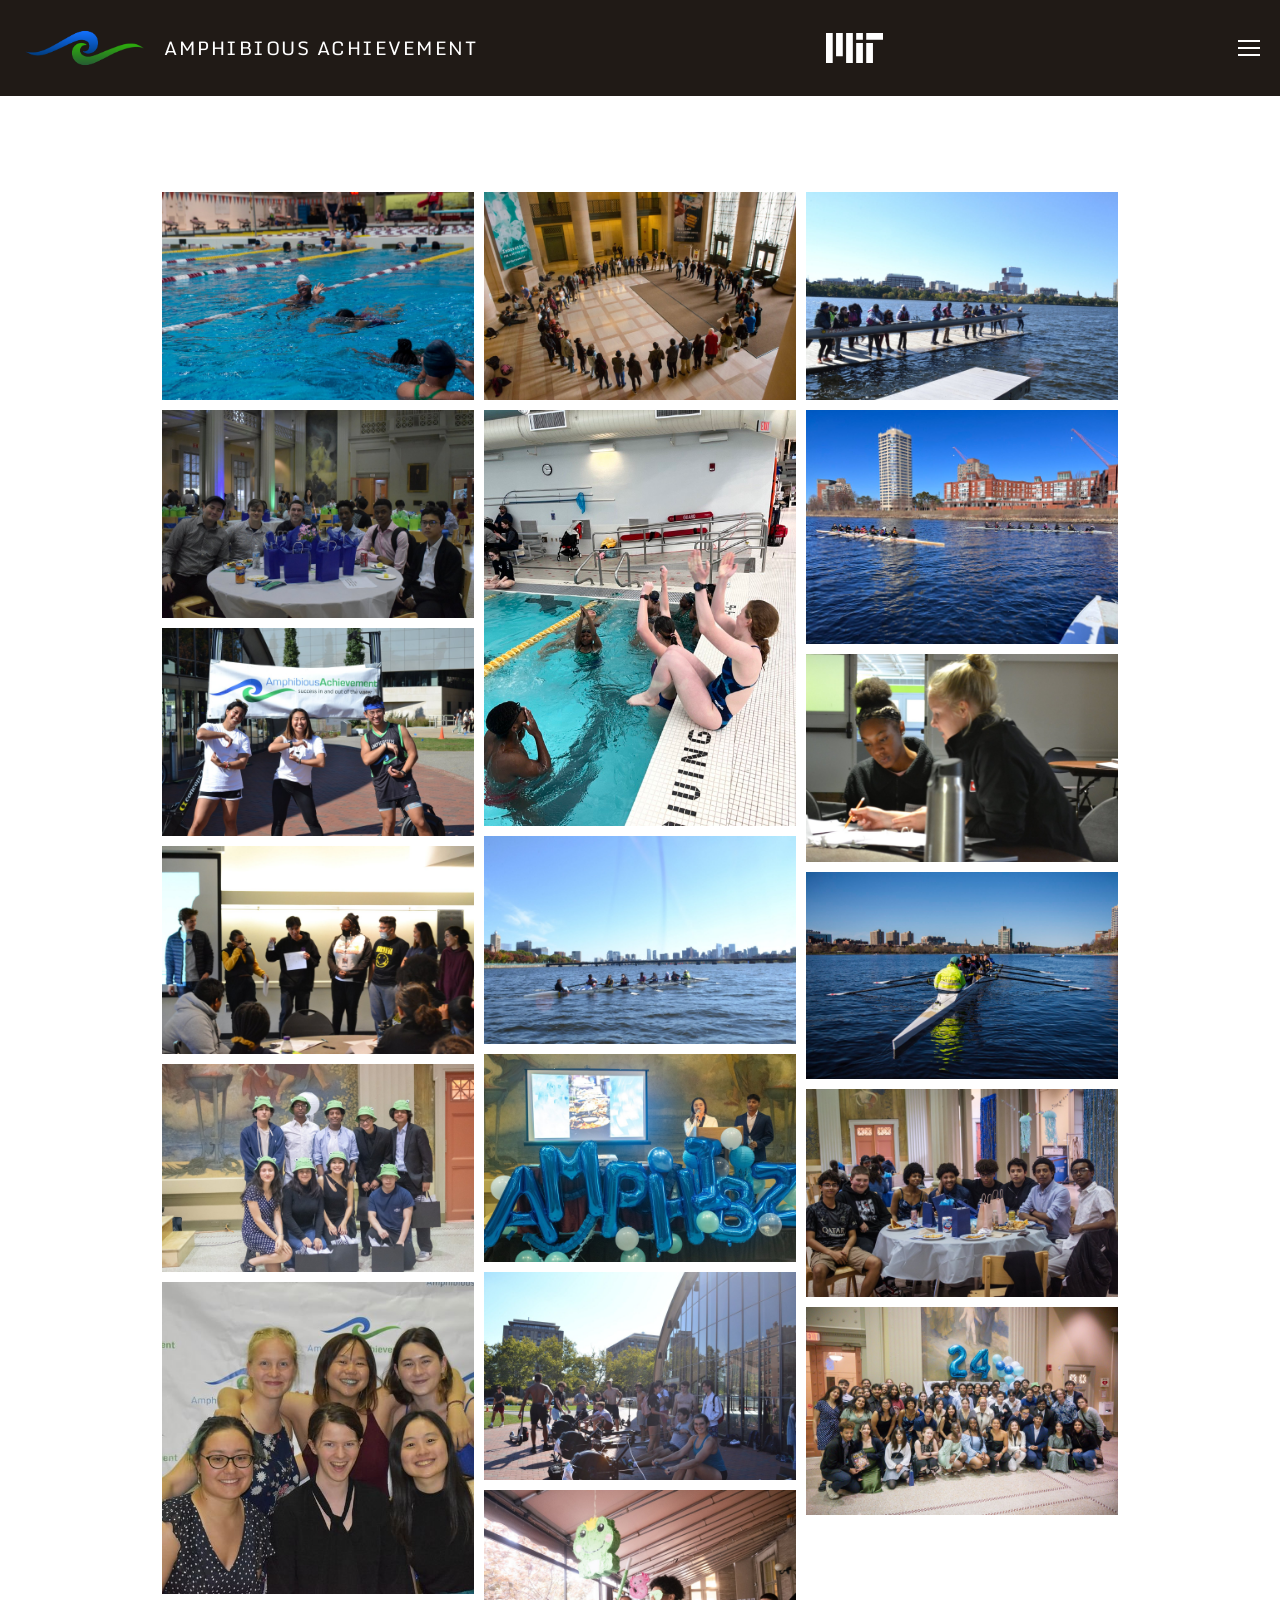
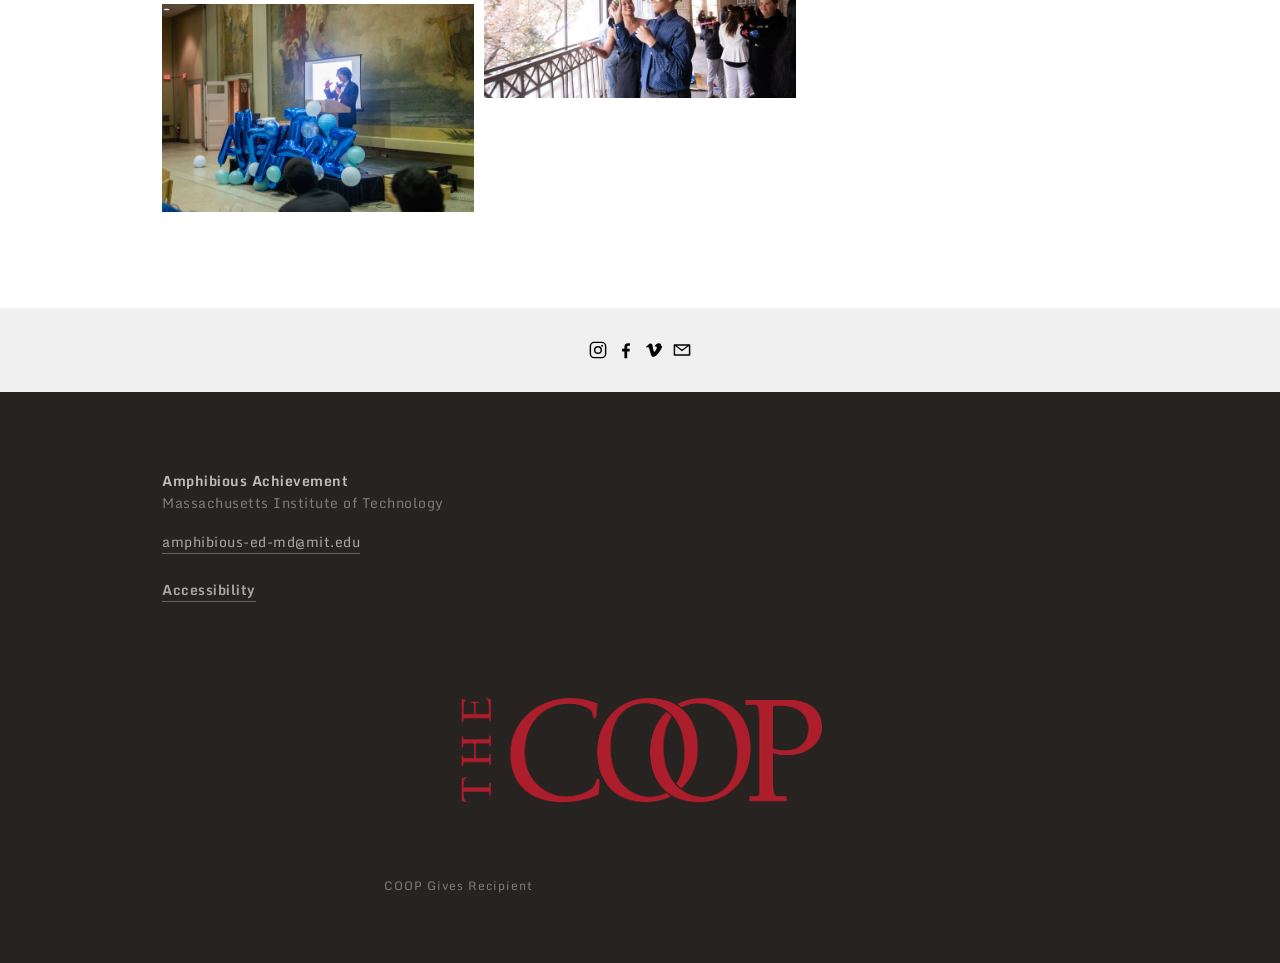
<file: gallery.html>
<!DOCTYPE html>
<html lang="en-US">
<head>
  <meta charset="utf-8">
  <meta name="viewport" content="width=device-width, initial-scale=1">
  <title>Gallery &mdash; Amphibious Achievement</title>
  <meta name="description" content="Amphibious Achievement is an athletic and academic mentorship program for high school students in the greater Boston area.">
  <meta property="og:site_name" content="Amphibious Achievement">
  <meta property="og:title" content="Gallery &mdash; Amphibious Achievement">
  <meta property="og:image" content="assets/img/site/amphibz-logo-3d-no-words.png">
  <link rel="icon" href="assets/img/site/favicon.ico">
  <link rel="preconnect" href="https://fonts.googleapis.com">
  <link rel="preconnect" href="https://fonts.gstatic.com" crossorigin>
  <link href="https://fonts.googleapis.com/css2?family=Monda:wght@400;700&family=Ubuntu:wght@300;400;500&display=swap" rel="stylesheet">
  <link rel="stylesheet" href="assets/css/style.css">
</head>
<body class="no-banner page-gallery">
<div class="body-overlay"></div>
<aside id="sidecarNav" aria-label="Mobile menu">
  <button class="close-nav" aria-label="Close menu">&times;</button>
  <nav><div><a href="about-us.html">About Us</a></div><div><a href="mentors.html">Our Mentors</a></div><div><a href="cohorts.html">Cohorts</a></div><div><a href="sponsors.html">Our Sponsors</a></div><div><a href="ergathon.html">ERG-A-THON</a></div><div><a href="gala.html">Gala</a></div><div><a href="gallery.html">Gallery</a></div><div class="folder"><div class="folder-toggle">Join Us</div><div class="subnav"><div><a href="high-school-application.html">High School Application</a></div><div><a href="college-mentor-application.html">College Mentor Application</a></div></div></div><div><a href="https://giving.mit.edu/form/#/" target="_blank" rel="noopener">Donate</a></div></nav>
</aside>

<div id="fixedHeader" aria-hidden="true">
  <div class="header-inner">
      <div class="logo"><a href="index.html"><img src="assets/img/site/amphibz-logo-3d-no-words.png" alt=""><span class="site-name">Amphibious Achievement</span></a></div>
      <nav class="main-nav" aria-label="Main">
        <div class="collection"><a href="about-us.html">About Us</a></div>
        <div class="collection"><a href="mentors.html">Our Mentors</a></div>
        <div class="collection"><a href="cohorts.html">Cohorts</a></div>
        <div class="collection"><a href="sponsors.html">Our Sponsors</a></div>
        <div class="collection"><a href="ergathon.html">ERG-A-THON</a></div>
        <div class="collection"><a href="gala.html">Gala</a></div>
        <div class="collection active"><a href="gallery.html">Gallery</a></div>
        <div class="folder"><div class="folder-toggle" tabindex="0">Join Us</div><div class="subnav"><div class="collection"><a href="high-school-application.html">High School Application</a></div><div class="collection"><a href="college-mentor-application.html">College Mentor Application</a></div></div></div>
        <div class="nav-button"><a href="https://giving.mit.edu/form/#/" target="_blank" rel="noopener">Donate</a></div>
      </nav>
      <a class="mit-logo" href="https://www.mit.edu/" target="_blank" rel="noopener"><img src="assets/img/site/mit-logo-white.svg" alt="Massachusetts Institute of Technology" width="57" height="30"></a>
      <button class="mobile-nav-toggle" aria-label="Open menu" aria-expanded="false" aria-controls="sidecarNav"><span></span><span></span><span></span></button>
    </div>
</div>

<div id="siteWrapper">
  <header id="header">
    <div class="header-inner">
      <h1 class="logo"><a href="index.html"><img src="assets/img/site/amphibz-logo-3d-no-words.png" alt=""><span class="site-name">Amphibious Achievement</span></a></h1>
      <nav class="main-nav" aria-label="Main">
        <div class="collection"><a href="about-us.html">About Us</a></div>
        <div class="collection"><a href="mentors.html">Our Mentors</a></div>
        <div class="collection"><a href="cohorts.html">Cohorts</a></div>
        <div class="collection"><a href="sponsors.html">Our Sponsors</a></div>
        <div class="collection"><a href="ergathon.html">ERG-A-THON</a></div>
        <div class="collection"><a href="gala.html">Gala</a></div>
        <div class="collection active"><a href="gallery.html">Gallery</a></div>
        <div class="folder"><div class="folder-toggle" tabindex="0">Join Us</div><div class="subnav"><div class="collection"><a href="high-school-application.html">High School Application</a></div><div class="collection"><a href="college-mentor-application.html">College Mentor Application</a></div></div></div>
        <div class="nav-button"><a href="https://giving.mit.edu/form/#/" target="_blank" rel="noopener">Donate</a></div>
      </nav>
      <a class="mit-logo" href="https://www.mit.edu/" target="_blank" rel="noopener"><img src="assets/img/site/mit-logo-white.svg" alt="Massachusetts Institute of Technology" width="57" height="30"></a>
      <button class="mobile-nav-toggle" aria-label="Open menu" aria-expanded="false" aria-controls="sidecarNav"><span></span><span></span><span></span></button>
    </div>
  </header>

  <main>
    <div class="page">
      <div class="gallery-masonry" data-lightbox>
        <div class="masonry-col">
          <img src="assets/img/gallery/cva-3096.jpg" alt="Amphibious Achievement photo 1" width="2500" height="1668" loading="lazy">
          <img src="assets/img/gallery/dsc-0190.jpg" alt="Amphibious Achievement photo 4" width="6000" height="4000" loading="lazy">
          <img src="assets/img/gallery/dsc-0832.jpg" alt="Amphibious Achievement photo 7" width="4608" height="3072" loading="lazy">
          <img src="assets/img/gallery/dsc-1174.jpg" alt="Amphibious Achievement photo 10" width="4608" height="3072" loading="lazy">
          <img src="assets/img/gallery/dsc-9121.jpg" alt="Amphibious Achievement photo 13" width="5568" height="3712" loading="lazy">
          <img src="assets/img/gallery/pvijlgxq.jpg" alt="Amphibious Achievement photo 16" width="512" height="512" loading="lazy">
          <img src="assets/img/gallery/dsc-8759.jpg" alt="Amphibious Achievement photo 19" width="5568" height="3712" loading="lazy">
        </div>
        <div class="masonry-col">
          <img src="assets/img/gallery/29063015-1619809024793241-7429017898397466624-o.jpg" alt="Amphibious Achievement photo 2" width="1840" height="1228" loading="lazy">
          <img src="assets/img/gallery/img-4594-large.jpg" alt="Amphibious Achievement photo 5" width="960" height="1280" loading="lazy">
          <img src="assets/img/gallery/dsc-1096.jpg" alt="Amphibious Achievement photo 8" width="4608" height="3072" loading="lazy">
          <img src="assets/img/gallery/dsc-8621.jpg" alt="Amphibious Achievement photo 11" width="5568" height="3712" loading="lazy">
          <img src="assets/img/gallery/dsc-0885.jpg" alt="Amphibious Achievement photo 14" width="4608" height="3072" loading="lazy">
          <img src="assets/img/gallery/dsc-8852.jpg" alt="Amphibious Achievement photo 17" width="5568" height="3712" loading="lazy">
        </div>
        <div class="masonry-col">
          <img src="assets/img/gallery/dsc-1108.jpg" alt="Amphibious Achievement photo 3" width="4608" height="3072" loading="lazy">
          <img src="assets/img/gallery/img-7922-large.jpg" alt="Amphibious Achievement photo 6" width="1280" height="960" loading="lazy">
          <img src="assets/img/gallery/dsc-0569.jpg" alt="Amphibious Achievement photo 9" width="4608" height="3072" loading="lazy">
          <img src="assets/img/gallery/la6a7488.jpg" alt="Amphibious Achievement photo 12" width="2500" height="1660" loading="lazy">
          <img src="assets/img/gallery/dsc-8631-enhanced-nr.jpg" alt="Amphibious Achievement photo 15" width="5568" height="3712" loading="lazy">
          <img src="assets/img/gallery/dsc-9161.jpg" alt="Amphibious Achievement photo 18" width="5568" height="3712" loading="lazy">
        </div>
      </div>
    </div>
  </main>

  <div id="preFooter">
    <div class="pre-footer-inner">
      <nav class="social-links" aria-label="Social media">
        <a href="https://instagram.com/amphibz" target="_blank" rel="noopener" aria-label="Instagram"><svg viewBox="0 0 24 24"><path d="M12 7.2A4.8 4.8 0 1 0 12 16.8 4.8 4.8 0 1 0 12 7.2zm0 7.9A3.1 3.1 0 1 1 12 8.9a3.1 3.1 0 0 1 0 6.2zM17 5.8a1.1 1.1 0 1 0 0 2.3 1.1 1.1 0 0 0 0-2.3zM16.4 2H7.6A5.6 5.6 0 0 0 2 7.6v8.8A5.6 5.6 0 0 0 7.6 22h8.8a5.6 5.6 0 0 0 5.6-5.6V7.6A5.6 5.6 0 0 0 16.4 2zm3.9 14.4a3.9 3.9 0 0 1-3.9 3.9H7.6a3.9 3.9 0 0 1-3.9-3.9V7.6a3.9 3.9 0 0 1 3.9-3.9h8.8a3.9 3.9 0 0 1 3.9 3.9z"/></svg></a>
        <a href="https://www.facebook.com/amphibiousachievement/" target="_blank" rel="noopener" aria-label="Facebook"><svg viewBox="0 0 24 24"><path d="M13.4 22v-8.2h2.8l.4-3.2h-3.2V8.5c0-.9.3-1.6 1.6-1.6h1.7V4.1c-.3 0-1.3-.1-2.5-.1-2.5 0-4.1 1.5-4.1 4.2v2.4H7.3v3.2h2.8V22z"/></svg></a>
        <a href="https://vimeo.com/amphibious" target="_blank" rel="noopener" aria-label="Vimeo"><svg viewBox="0 0 24 24"><path d="M21.9 7.3c-.1 1.9-1.4 4.5-4 7.8-2.7 3.5-4.9 5.2-6.8 5.2-1.1 0-2.1-1-2.9-3.1L6.6 11.5C6 9.4 5.4 8.4 4.7 8.4c-.1 0-.6.3-1.4.9l-.9-1.1 2.6-2.3c1.2-1 2.1-1.6 2.7-1.6 1.4-.1 2.3.8 2.6 2.9.4 2.2.6 3.6.8 4.1.4 1.8.8 2.7 1.3 2.7.4 0 .9-.6 1.7-1.8.8-1.2 1.2-2.1 1.2-2.7.1-1-.3-1.6-1.2-1.6-.4 0-.9.1-1.4.3.9-3 2.7-4.4 5.3-4.3 1.9 0 2.8 1.3 2.7 3.6z"/></svg></a>
        <a href="mailto:amphibious-external@mit.edu" aria-label="Email"><svg viewBox="0 0 24 24"><path d="M3 5h18a1 1 0 0 1 1 1v12a1 1 0 0 1-1 1H3a1 1 0 0 1-1-1V6a1 1 0 0 1 1-1zm.8 2.3v9.9h16.4V7.3L12 13.4zM5.6 6.8 12 11.5l6.4-4.7z"/></svg></a>
      </nav>
    </div>
  </div>

  <footer id="footer">
    <div class="footer-inner">
      <div class="back-to-top"><a href="#header">Back to Top</a></div>
      <p class="footer-org"><strong>Amphibious Achievement</strong><br>Massachusetts Institute of Technology</p>
      <p class="footer-contact"><a href="mailto:amphibious-ed-md@mit.edu">amphibious-ed-md@mit.edu</a></p>
      <p><a href="https://accessibility.mit.edu/" target="_blank" rel="noopener"><strong>Accessibility</strong></a></p>
      <figure>
        <img src="assets/img/site/unnamed.png" alt="The Coop" width="512" height="207" loading="lazy">
        <figcaption>COOP Gives Recipient</figcaption>
      </figure>
    </div>
  </footer>
</div>
<script src="assets/js/main.js"></script>
</body>
</html>
</file>
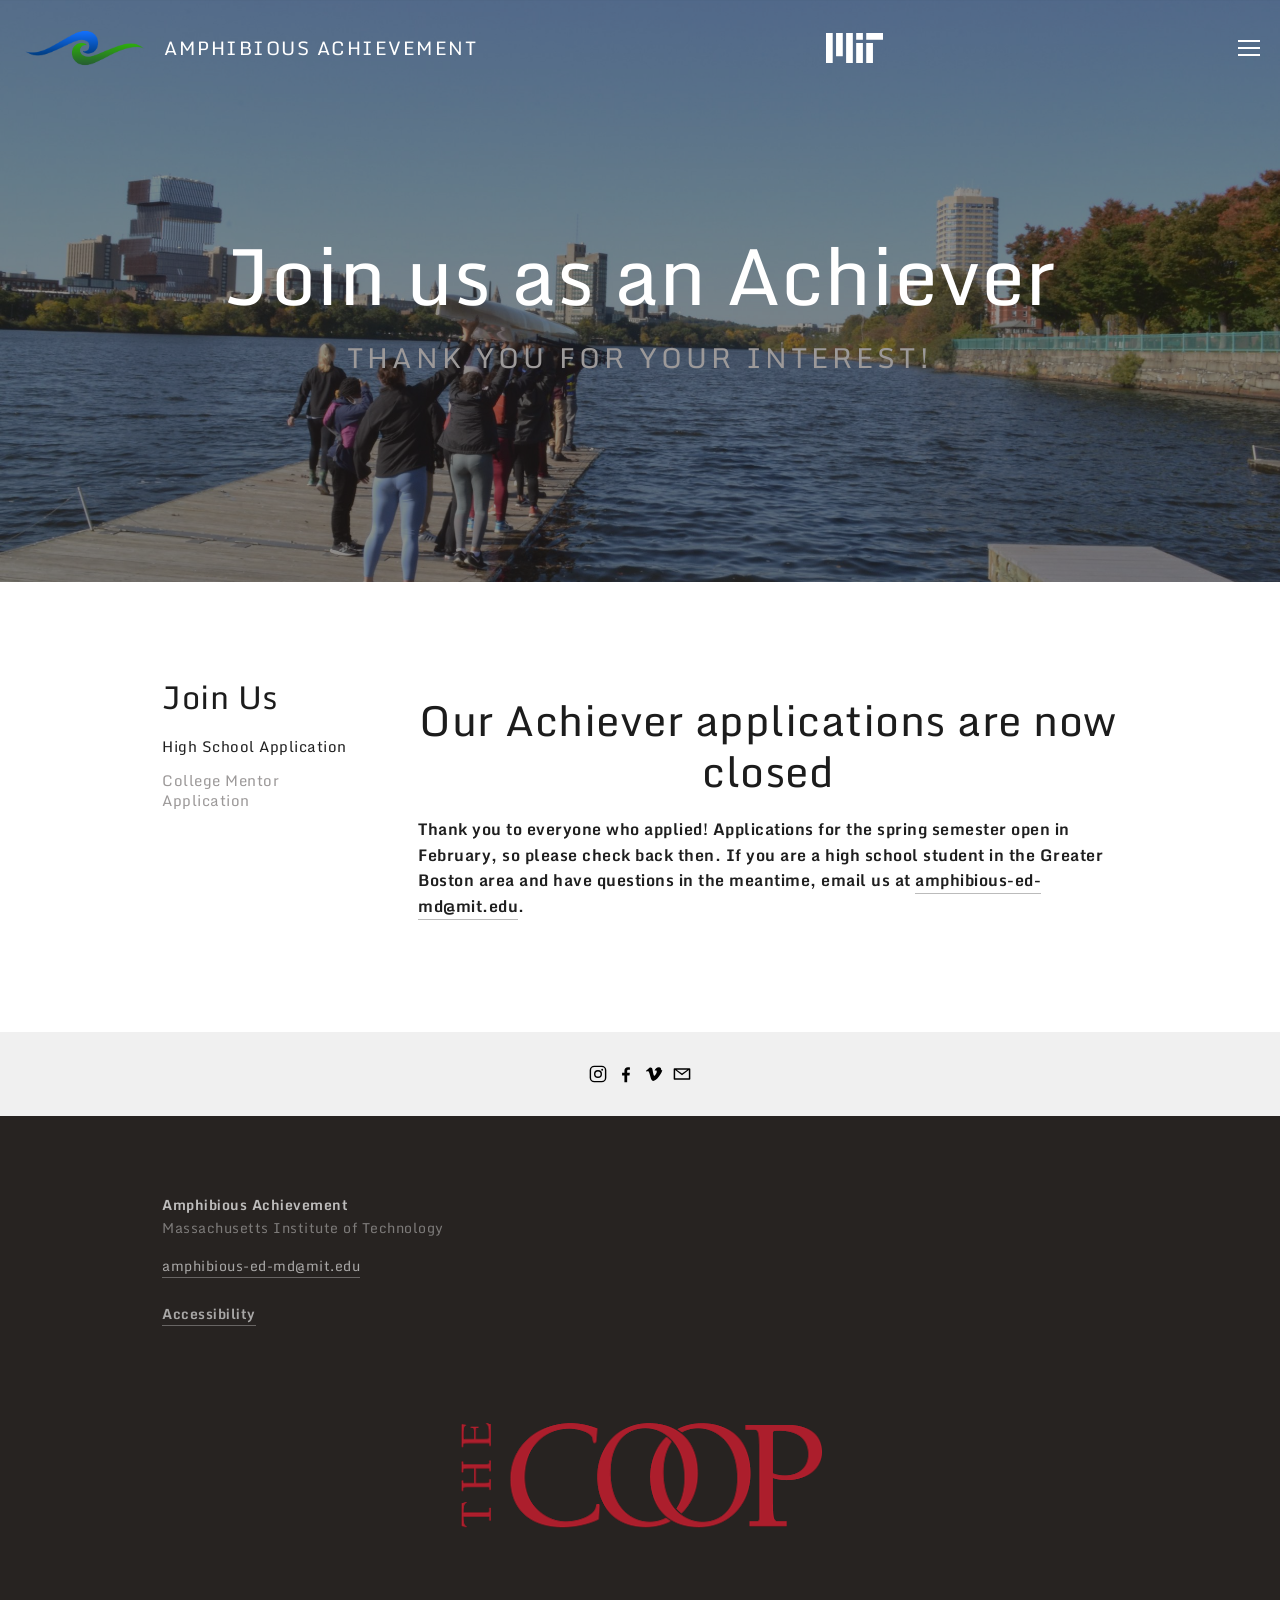
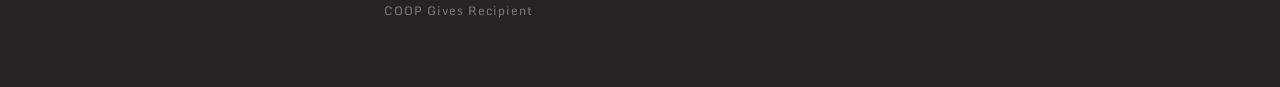
<file: high-school-application.html>
<!DOCTYPE html>
<html lang="en-US">
<head>
  <meta charset="utf-8">
  <meta name="viewport" content="width=device-width, initial-scale=1">
  <title>High School Application &mdash; Amphibious Achievement</title>
  <meta name="description" content="Amphibious Achievement is an athletic and academic mentorship program for high school students in the greater Boston area.">
  <meta property="og:site_name" content="Amphibious Achievement">
  <meta property="og:title" content="High School Application &mdash; Amphibious Achievement">
  <meta property="og:image" content="assets/img/site/amphibz-logo-3d-no-words.png">
  <link rel="icon" href="assets/img/site/favicon.ico">
  <link rel="preconnect" href="https://fonts.googleapis.com">
  <link rel="preconnect" href="https://fonts.gstatic.com" crossorigin>
  <link href="https://fonts.googleapis.com/css2?family=Monda:wght@400;700&family=Ubuntu:wght@300;400;500&display=swap" rel="stylesheet">
  <link rel="stylesheet" href="assets/css/style.css">
</head>
<body class="has-banner page-high-school-application">
<div class="body-overlay"></div>
<aside id="sidecarNav" aria-label="Mobile menu">
  <button class="close-nav" aria-label="Close menu">&times;</button>
  <nav><div><a href="about-us.html">About Us</a></div><div><a href="mentors.html">Our Mentors</a></div><div><a href="cohorts.html">Cohorts</a></div><div><a href="sponsors.html">Our Sponsors</a></div><div><a href="ergathon.html">ERG-A-THON</a></div><div><a href="gala.html">Gala</a></div><div><a href="gallery.html">Gallery</a></div><div class="folder"><div class="folder-toggle">Join Us</div><div class="subnav"><div><a href="high-school-application.html">High School Application</a></div><div><a href="college-mentor-application.html">College Mentor Application</a></div></div></div><div><a href="https://giving.mit.edu/form/#/" target="_blank" rel="noopener">Donate</a></div></nav>
</aside>

<div id="fixedHeader" aria-hidden="true">
  <div class="header-inner">
      <div class="logo"><a href="index.html"><img src="assets/img/site/amphibz-logo-3d-no-words.png" alt=""><span class="site-name">Amphibious Achievement</span></a></div>
      <nav class="main-nav" aria-label="Main">
        <div class="collection"><a href="about-us.html">About Us</a></div>
        <div class="collection"><a href="mentors.html">Our Mentors</a></div>
        <div class="collection"><a href="cohorts.html">Cohorts</a></div>
        <div class="collection"><a href="sponsors.html">Our Sponsors</a></div>
        <div class="collection"><a href="ergathon.html">ERG-A-THON</a></div>
        <div class="collection"><a href="gala.html">Gala</a></div>
        <div class="collection"><a href="gallery.html">Gallery</a></div>
        <div class="folder active"><div class="folder-toggle" tabindex="0">Join Us</div><div class="subnav"><div class="collection active"><a href="high-school-application.html">High School Application</a></div><div class="collection"><a href="college-mentor-application.html">College Mentor Application</a></div></div></div>
        <div class="nav-button"><a href="https://giving.mit.edu/form/#/" target="_blank" rel="noopener">Donate</a></div>
      </nav>
      <a class="mit-logo" href="https://www.mit.edu/" target="_blank" rel="noopener"><img src="assets/img/site/mit-logo-white.svg" alt="Massachusetts Institute of Technology" width="57" height="30"></a>
      <button class="mobile-nav-toggle" aria-label="Open menu" aria-expanded="false" aria-controls="sidecarNav"><span></span><span></span><span></span></button>
    </div>
</div>

<div id="siteWrapper">
  <header id="header">
    <div class="header-inner">
      <h1 class="logo"><a href="index.html"><img src="assets/img/site/amphibz-logo-3d-no-words.png" alt=""><span class="site-name">Amphibious Achievement</span></a></h1>
      <nav class="main-nav" aria-label="Main">
        <div class="collection"><a href="about-us.html">About Us</a></div>
        <div class="collection"><a href="mentors.html">Our Mentors</a></div>
        <div class="collection"><a href="cohorts.html">Cohorts</a></div>
        <div class="collection"><a href="sponsors.html">Our Sponsors</a></div>
        <div class="collection"><a href="ergathon.html">ERG-A-THON</a></div>
        <div class="collection"><a href="gala.html">Gala</a></div>
        <div class="collection"><a href="gallery.html">Gallery</a></div>
        <div class="folder active"><div class="folder-toggle" tabindex="0">Join Us</div><div class="subnav"><div class="collection active"><a href="high-school-application.html">High School Application</a></div><div class="collection"><a href="college-mentor-application.html">College Mentor Application</a></div></div></div>
        <div class="nav-button"><a href="https://giving.mit.edu/form/#/" target="_blank" rel="noopener">Donate</a></div>
      </nav>
      <a class="mit-logo" href="https://www.mit.edu/" target="_blank" rel="noopener"><img src="assets/img/site/mit-logo-white.svg" alt="Massachusetts Institute of Technology" width="57" height="30"></a>
      <button class="mobile-nav-toggle" aria-label="Open menu" aria-expanded="false" aria-controls="sidecarNav"><span></span><span></span><span></span></button>
    </div>
  </header>
  <div class="banner" style="background-image:url('assets/img/high-school-application/dsc-1075.jpg');background-position:50% 50%">
    <div class="color-overlay"></div>
    <div class="desc-wrapper">
      <p class="banner-title">Join us as an Achiever</p>
      <p class="banner-sub">Thank you for your interest!</p>
    </div>
  </div>
  <main>
    <div class="page page-folder">
      <aside class="folder-nav">
        <button class="folder-nav-toggle" aria-expanded="false">Join Us</button>
        <h2 class="folder-nav-label">Join Us</h2>
        <nav class="folder-nav-links" aria-label="Join Us">
        <a href="high-school-application.html" class="active" aria-current="page">High School Application</a>
        <a href="college-mentor-application.html">College Mentor Application</a>
        </nav>
      </aside>
      <div class="page-content">
        <div class="block html-block">
          <h1 class="text-center">Our Achiever applications are now closed</h1>
          <p><strong>Thank you to everyone who applied! Applications for the spring semester open in February, so please check back then. If you are a high school student in the Greater Boston area and have questions in the meantime, email us at </strong><a href="mailto:amphibious-ed-md@mit.edu"><strong>amphibious-ed-md@mit.edu</strong></a><strong>.</strong></p>
        </div>
      </div>
    </div>
  </main>

  <div id="preFooter">
    <div class="pre-footer-inner">
      <nav class="social-links" aria-label="Social media">
        <a href="https://instagram.com/amphibz" target="_blank" rel="noopener" aria-label="Instagram"><svg viewBox="0 0 24 24"><path d="M12 7.2A4.8 4.8 0 1 0 12 16.8 4.8 4.8 0 1 0 12 7.2zm0 7.9A3.1 3.1 0 1 1 12 8.9a3.1 3.1 0 0 1 0 6.2zM17 5.8a1.1 1.1 0 1 0 0 2.3 1.1 1.1 0 0 0 0-2.3zM16.4 2H7.6A5.6 5.6 0 0 0 2 7.6v8.8A5.6 5.6 0 0 0 7.6 22h8.8a5.6 5.6 0 0 0 5.6-5.6V7.6A5.6 5.6 0 0 0 16.4 2zm3.9 14.4a3.9 3.9 0 0 1-3.9 3.9H7.6a3.9 3.9 0 0 1-3.9-3.9V7.6a3.9 3.9 0 0 1 3.9-3.9h8.8a3.9 3.9 0 0 1 3.9 3.9z"/></svg></a>
        <a href="https://www.facebook.com/amphibiousachievement/" target="_blank" rel="noopener" aria-label="Facebook"><svg viewBox="0 0 24 24"><path d="M13.4 22v-8.2h2.8l.4-3.2h-3.2V8.5c0-.9.3-1.6 1.6-1.6h1.7V4.1c-.3 0-1.3-.1-2.5-.1-2.5 0-4.1 1.5-4.1 4.2v2.4H7.3v3.2h2.8V22z"/></svg></a>
        <a href="https://vimeo.com/amphibious" target="_blank" rel="noopener" aria-label="Vimeo"><svg viewBox="0 0 24 24"><path d="M21.9 7.3c-.1 1.9-1.4 4.5-4 7.8-2.7 3.5-4.9 5.2-6.8 5.2-1.1 0-2.1-1-2.9-3.1L6.6 11.5C6 9.4 5.4 8.4 4.7 8.4c-.1 0-.6.3-1.4.9l-.9-1.1 2.6-2.3c1.2-1 2.1-1.6 2.7-1.6 1.4-.1 2.3.8 2.6 2.9.4 2.2.6 3.6.8 4.1.4 1.8.8 2.7 1.3 2.7.4 0 .9-.6 1.7-1.8.8-1.2 1.2-2.1 1.2-2.7.1-1-.3-1.6-1.2-1.6-.4 0-.9.1-1.4.3.9-3 2.7-4.4 5.3-4.3 1.9 0 2.8 1.3 2.7 3.6z"/></svg></a>
        <a href="mailto:amphibious-external@mit.edu" aria-label="Email"><svg viewBox="0 0 24 24"><path d="M3 5h18a1 1 0 0 1 1 1v12a1 1 0 0 1-1 1H3a1 1 0 0 1-1-1V6a1 1 0 0 1 1-1zm.8 2.3v9.9h16.4V7.3L12 13.4zM5.6 6.8 12 11.5l6.4-4.7z"/></svg></a>
      </nav>
    </div>
  </div>

  <footer id="footer">
    <div class="footer-inner">
      <div class="back-to-top"><a href="#header">Back to Top</a></div>
      <p class="footer-org"><strong>Amphibious Achievement</strong><br>Massachusetts Institute of Technology</p>
      <p class="footer-contact"><a href="mailto:amphibious-ed-md@mit.edu">amphibious-ed-md@mit.edu</a></p>
      <p><a href="https://accessibility.mit.edu/" target="_blank" rel="noopener"><strong>Accessibility</strong></a></p>
      <figure>
        <img src="assets/img/site/unnamed.png" alt="The Coop" width="512" height="207" loading="lazy">
        <figcaption>COOP Gives Recipient</figcaption>
      </figure>
    </div>
  </footer>
</div>
<script src="assets/js/main.js"></script>
</body>
</html>
</file>
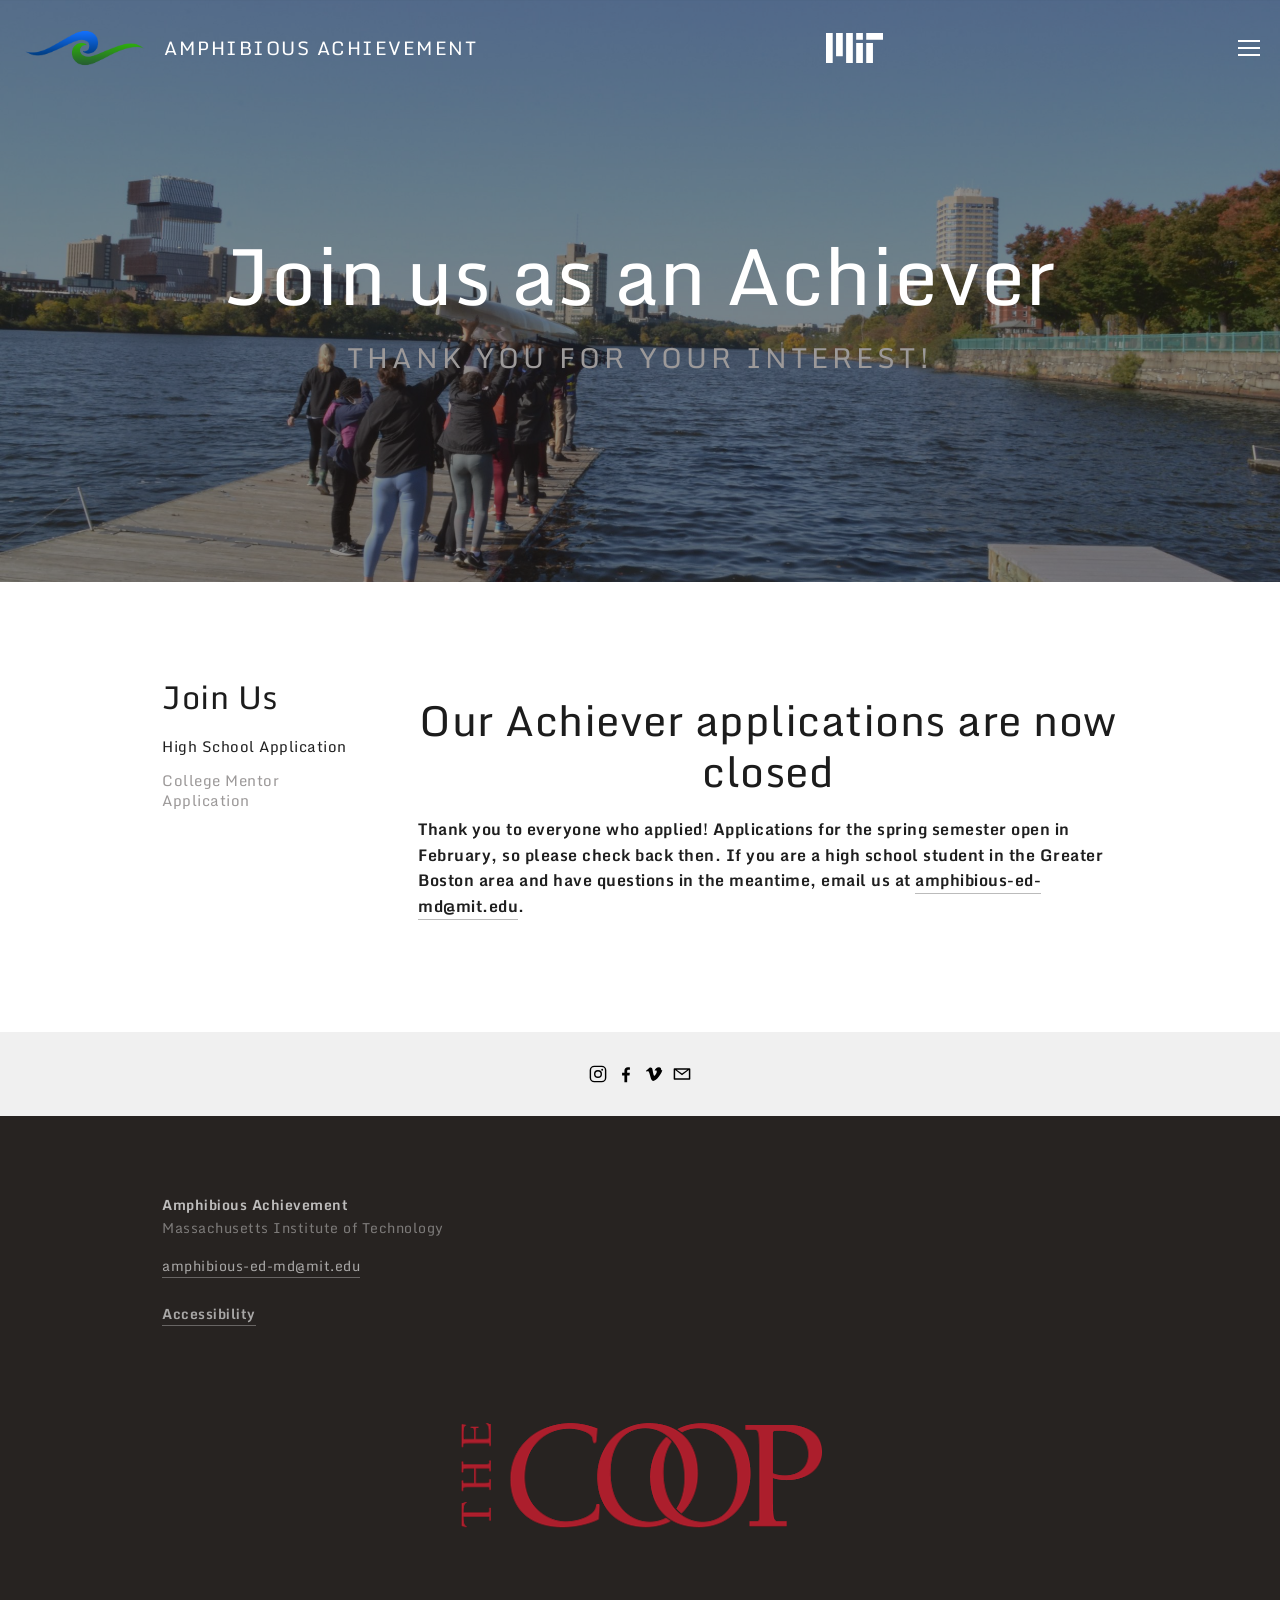
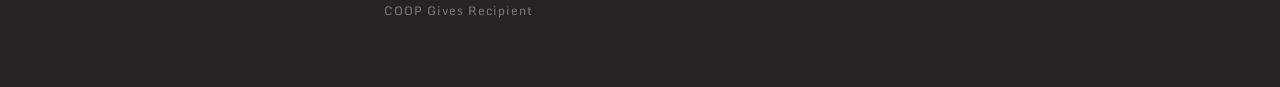
<file: join-us.html>
<!DOCTYPE html>
<html lang="en-US">
<head>
  <meta charset="utf-8">
  <title>Join Us &mdash; Amphibious Achievement</title>
  <meta http-equiv="refresh" content="0; url=high-school-application.html">
  <link rel="canonical" href="high-school-application.html">
</head>
<body>
  <p>Redirecting to the <a href="high-school-application.html">High School Application</a>&hellip;</p>
</body>
</html>
</file>
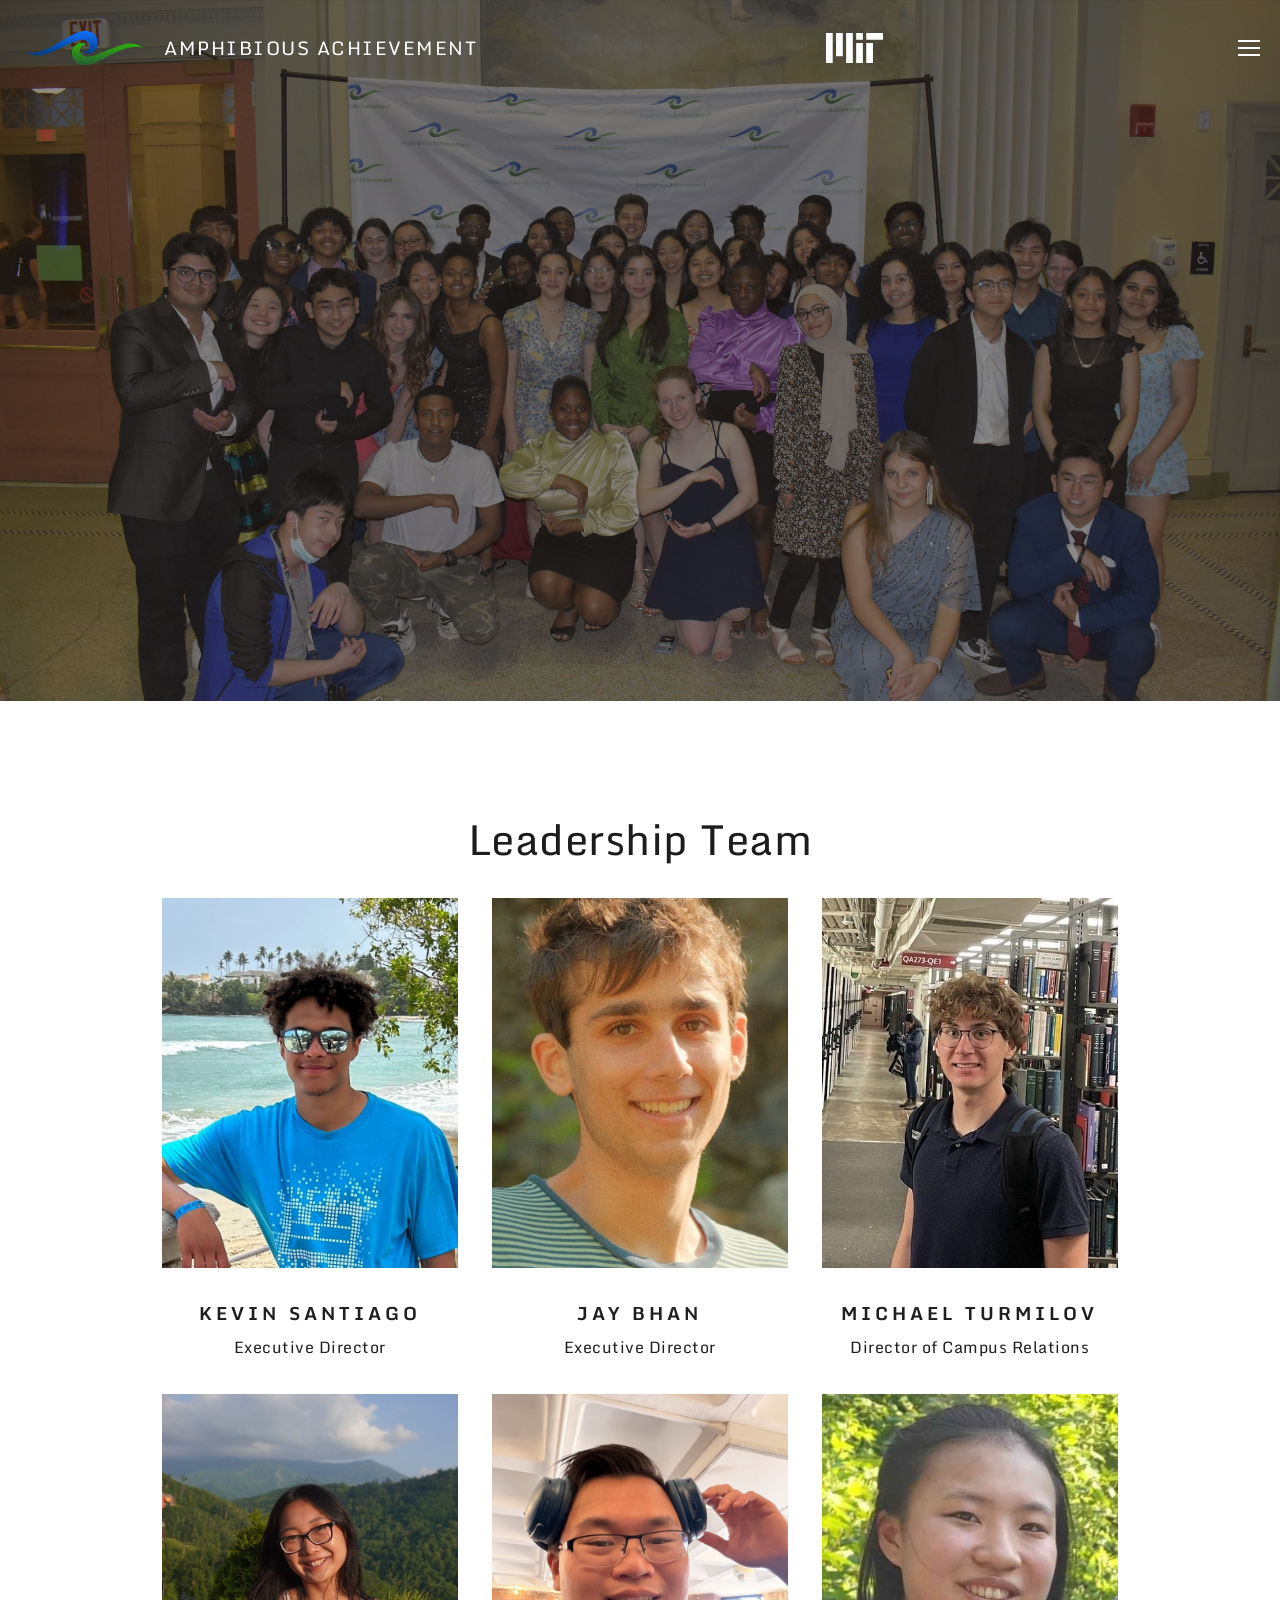
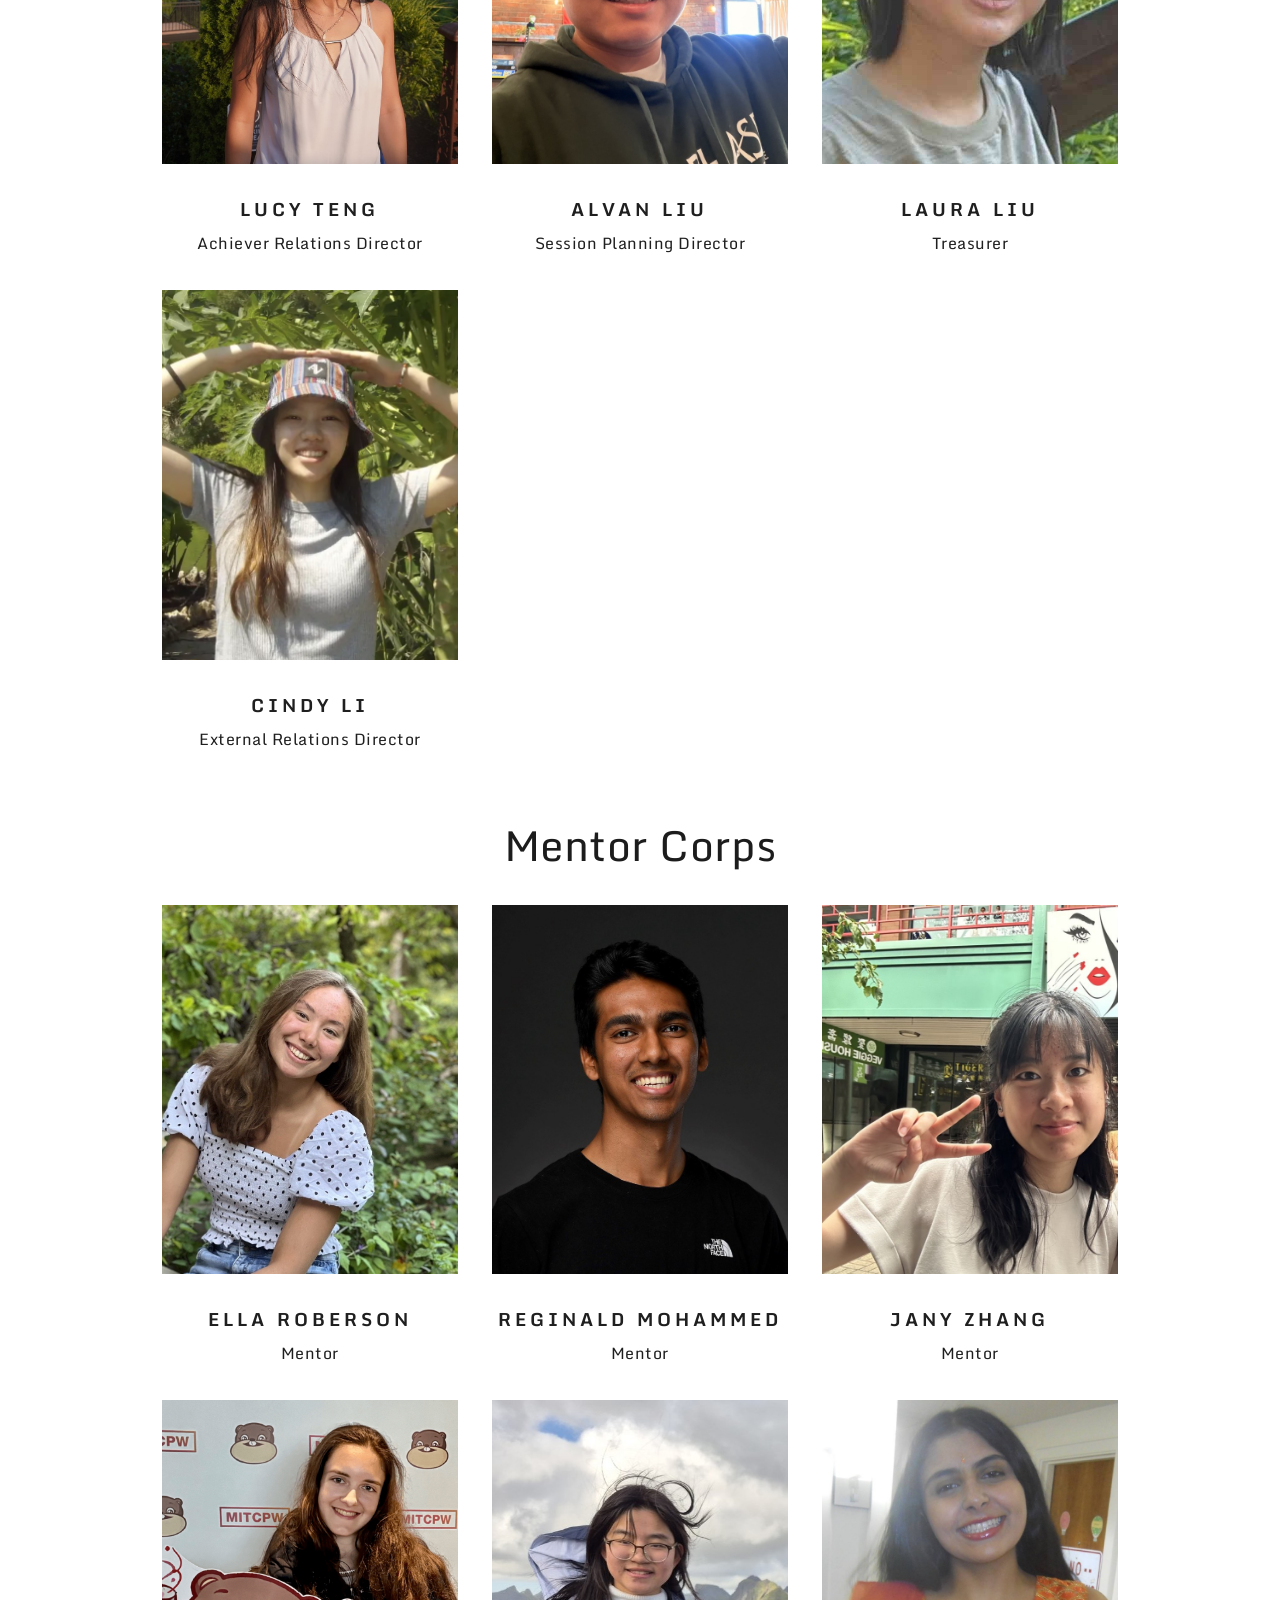
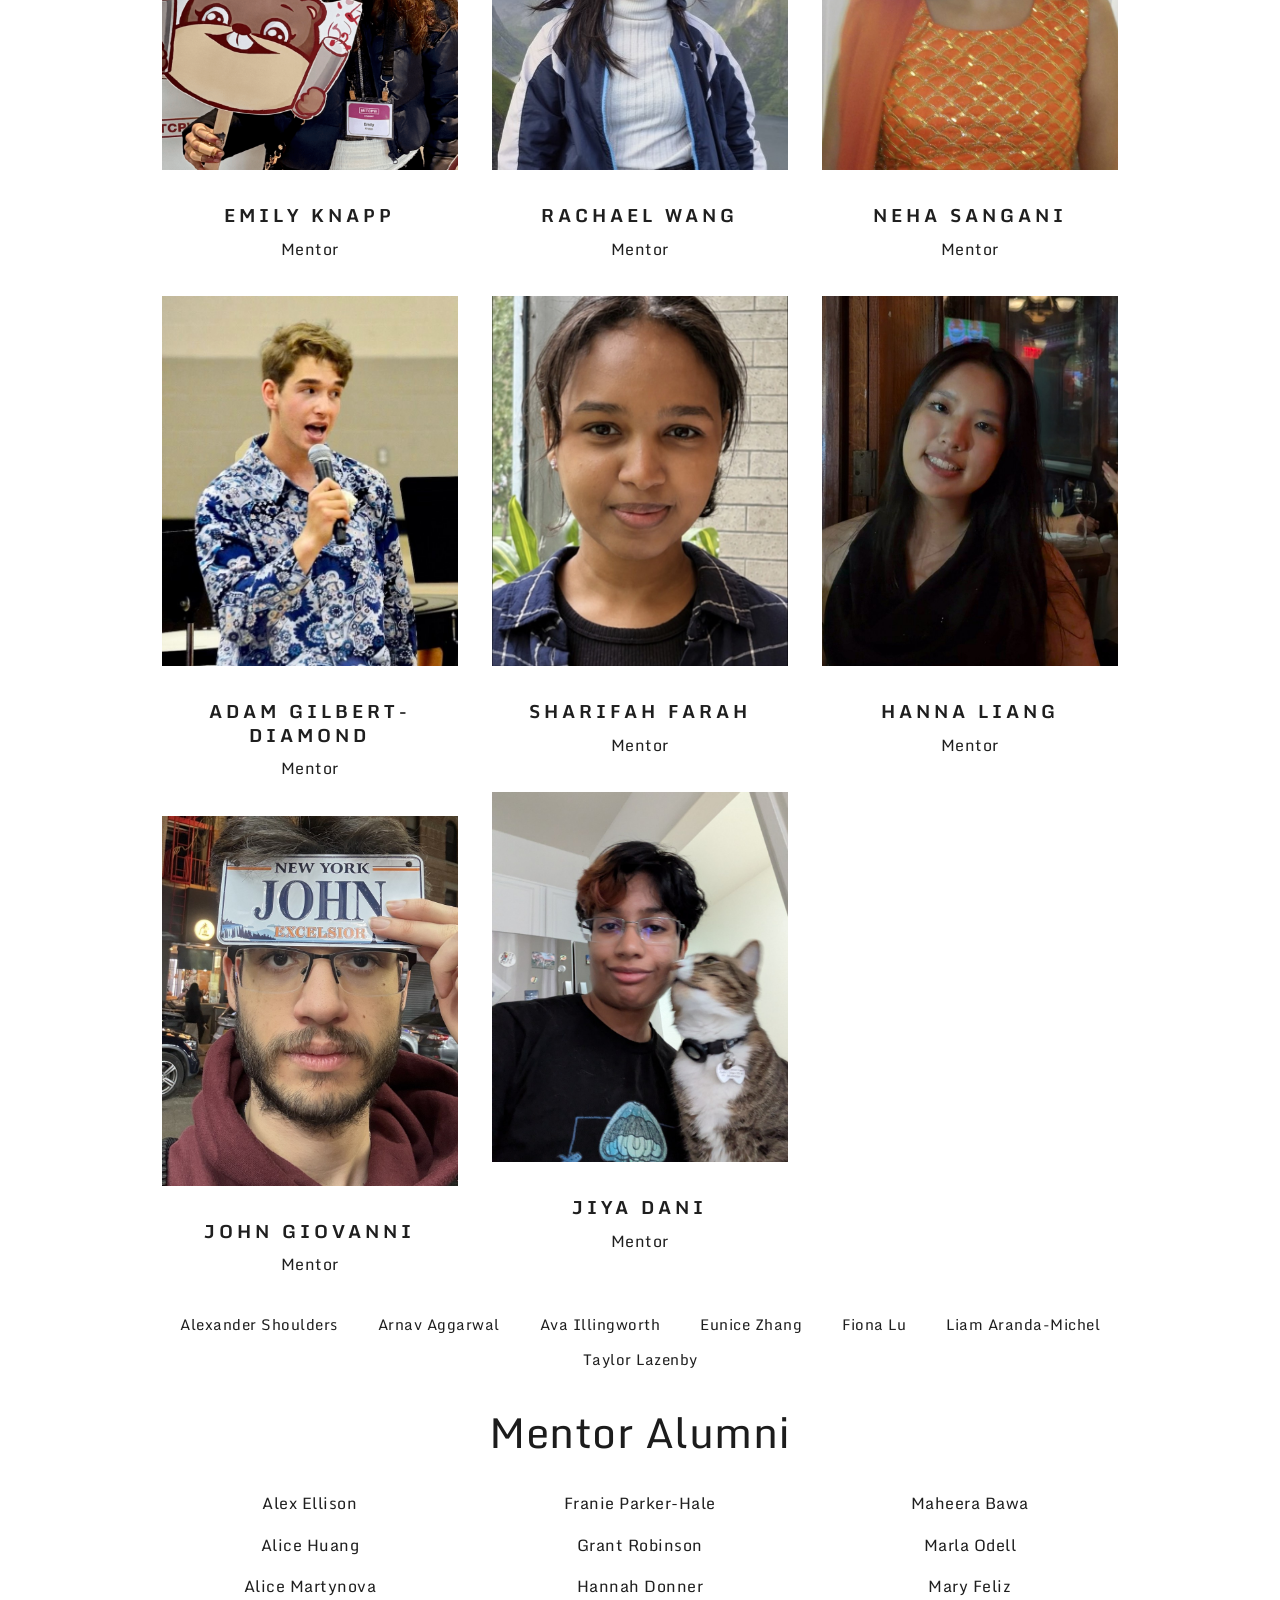
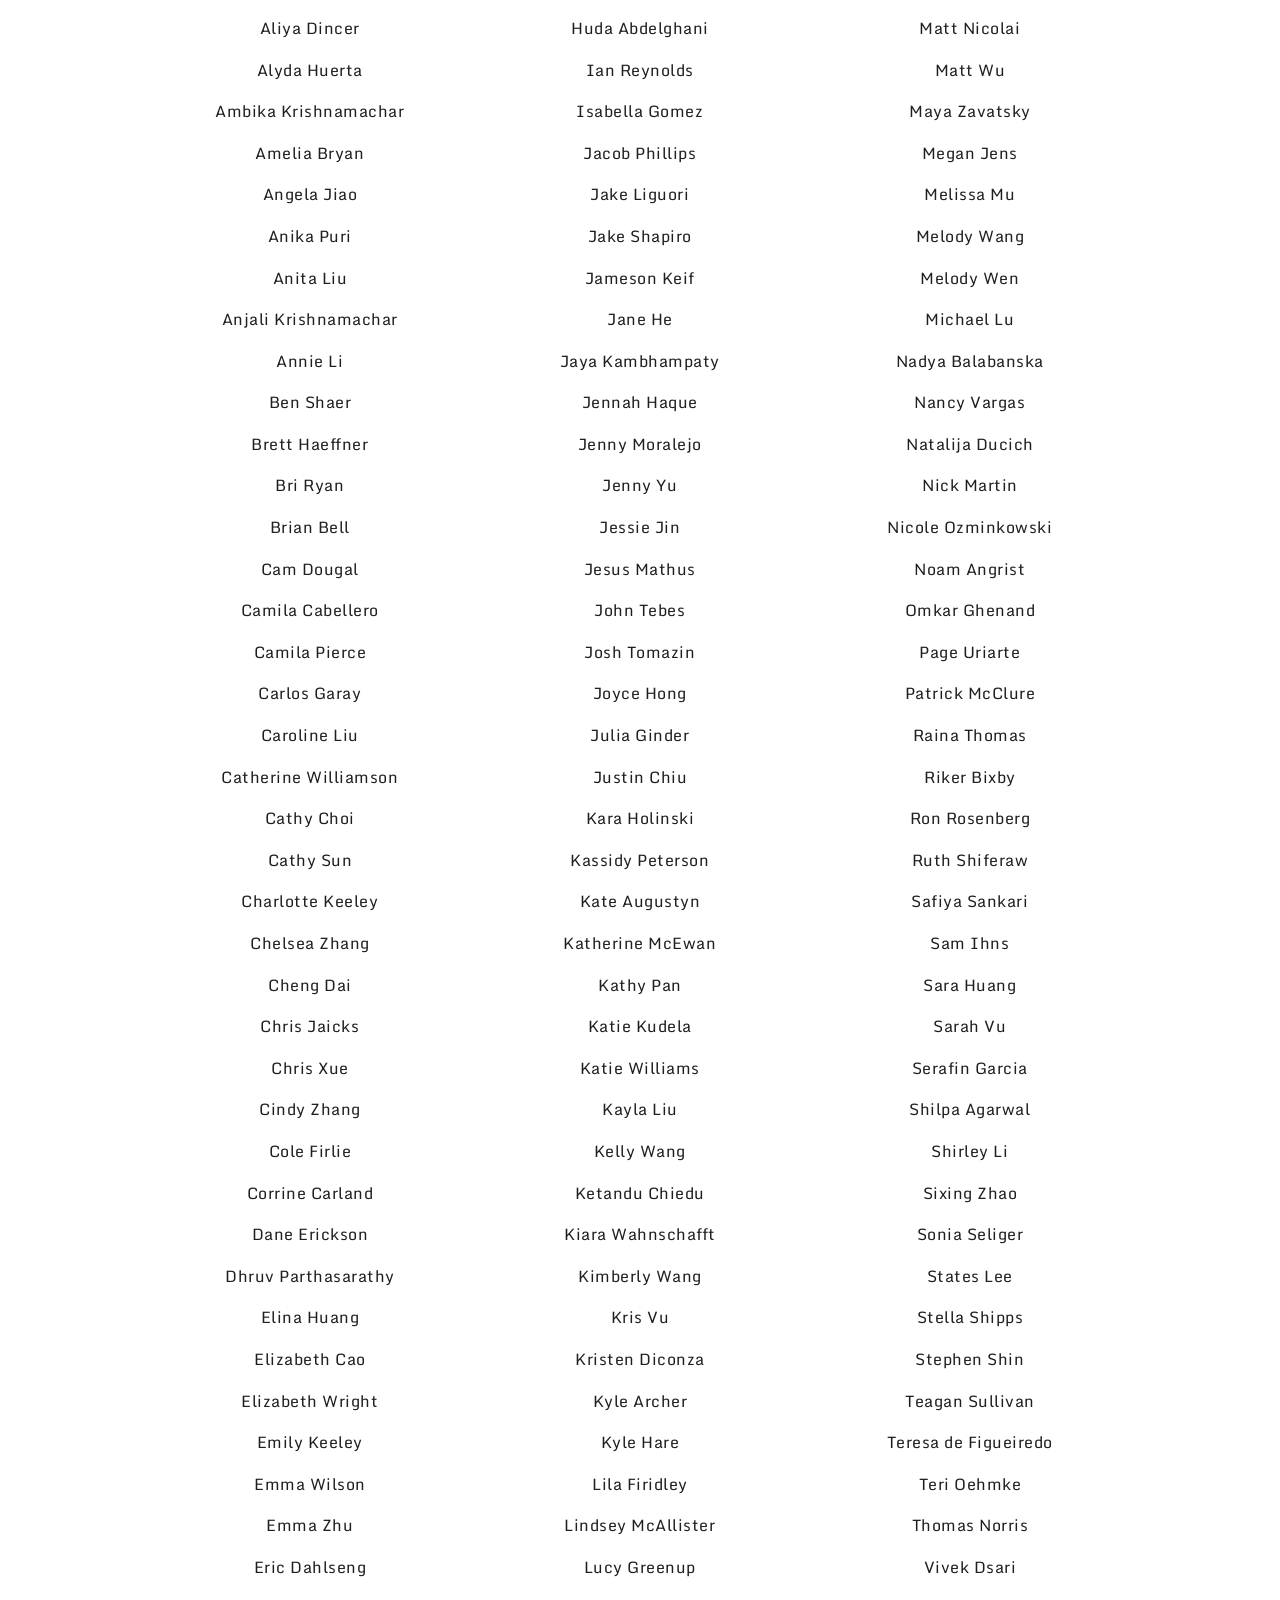
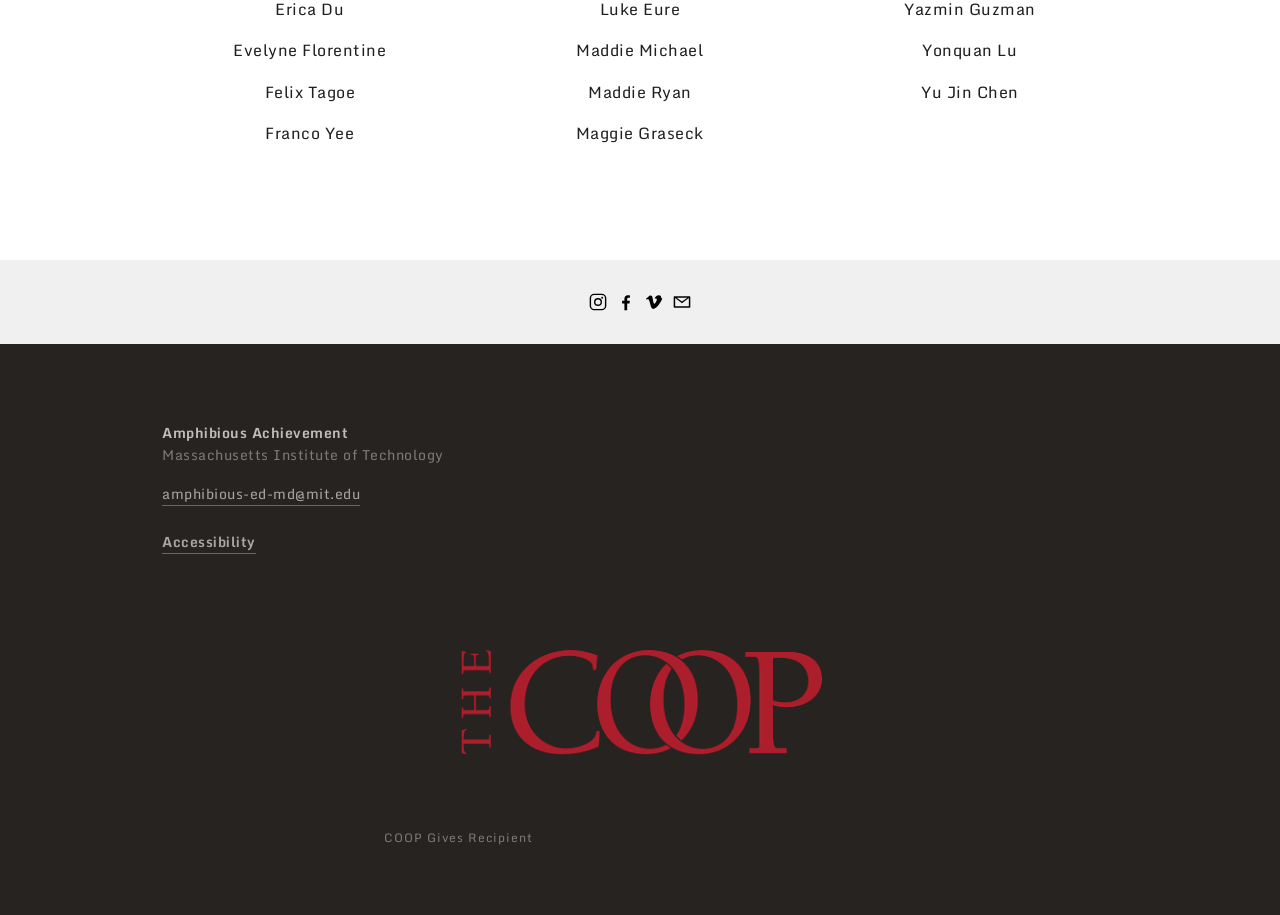
<file: mentors.html>
<!DOCTYPE html>

<html lang="en-US">
<head>
<meta charset="utf-8"/>
<meta content="width=device-width, initial-scale=1" name="viewport"/>
<title>Our Mentors — Amphibious Achievement</title>
<meta content="Amphibious Achievement is an athletic and academic mentorship program for high school students in the greater Boston area." name="description"/>
<meta content="Amphibious Achievement" property="og:site_name"/>
<meta content="Our Mentors — Amphibious Achievement" property="og:title"/>
<meta content="assets/img/site/amphibz-logo-3d-no-words.png" property="og:image"/>
<link href="assets/img/site/favicon.ico" rel="icon"/>
<link href="https://fonts.googleapis.com" rel="preconnect"/>
<link crossorigin="" href="https://fonts.gstatic.com" rel="preconnect"/>
<link href="https://fonts.googleapis.com/css2?family=Monda:wght@400;700&amp;family=Ubuntu:wght@300;400;500&amp;display=swap" rel="stylesheet"/>
<link href="assets/css/style.css" rel="stylesheet"/>
</head>
<body class="has-banner page-mentors">
<div class="body-overlay"></div>
<aside aria-label="Mobile menu" id="sidecarNav">
<button aria-label="Close menu" class="close-nav">×</button>
<nav><div><a href="about-us.html">About Us</a></div><div><a href="mentors.html">Our Mentors</a></div><div><a href="cohorts.html">Cohorts</a></div><div><a href="sponsors.html">Our Sponsors</a></div><div><a href="ergathon.html">ERG-A-THON</a></div><div><a href="gala.html">Gala</a></div><div><a href="gallery.html">Gallery</a></div><div class="folder"><div class="folder-toggle">Join Us</div><div class="subnav"><div><a href="high-school-application.html">High School Application</a></div><div><a href="college-mentor-application.html">College Mentor Application</a></div></div></div><div><a href="https://giving.mit.edu/form/#/" rel="noopener" target="_blank">Donate</a></div></nav>
</aside>
<div aria-hidden="true" id="fixedHeader">
<div class="header-inner">
<div class="logo"><a href="index.html"><img alt="" src="assets/img/site/amphibz-logo-3d-no-words.png"/><span class="site-name">Amphibious Achievement</span></a></div>
<nav aria-label="Main" class="main-nav">
<div class="collection"><a href="about-us.html">About Us</a></div>
<div class="collection active"><a href="mentors.html">Our Mentors</a></div>
<div class="collection"><a href="cohorts.html">Cohorts</a></div>
<div class="collection"><a href="sponsors.html">Our Sponsors</a></div>
<div class="collection"><a href="ergathon.html">ERG-A-THON</a></div>
<div class="collection"><a href="gala.html">Gala</a></div>
<div class="collection"><a href="gallery.html">Gallery</a></div>
<div class="folder"><div class="folder-toggle" tabindex="0">Join Us</div><div class="subnav"><div class="collection"><a href="high-school-application.html">High School Application</a></div><div class="collection"><a href="college-mentor-application.html">College Mentor Application</a></div></div></div>
<div class="nav-button"><a href="https://giving.mit.edu/form/#/" rel="noopener" target="_blank">Donate</a></div>
</nav>
<a class="mit-logo" href="https://www.mit.edu/" rel="noopener" target="_blank"><img alt="Massachusetts Institute of Technology" height="30" src="assets/img/site/mit-logo-white.svg" width="57"/></a>
<button aria-controls="sidecarNav" aria-expanded="false" aria-label="Open menu" class="mobile-nav-toggle"><span></span><span></span><span></span></button>
</div>
</div>
<div id="siteWrapper">
<header id="header">
<div class="header-inner">
<h1 class="logo"><a href="index.html"><img alt="" src="assets/img/site/amphibz-logo-3d-no-words.png"/><span class="site-name">Amphibious Achievement</span></a></h1>
<nav aria-label="Main" class="main-nav">
<div class="collection"><a href="about-us.html">About Us</a></div>
<div class="collection active"><a href="mentors.html">Our Mentors</a></div>
<div class="collection"><a href="cohorts.html">Cohorts</a></div>
<div class="collection"><a href="sponsors.html">Our Sponsors</a></div>
<div class="collection"><a href="ergathon.html">ERG-A-THON</a></div>
<div class="collection"><a href="gala.html">Gala</a></div>
<div class="collection"><a href="gallery.html">Gallery</a></div>
<div class="folder"><div class="folder-toggle" tabindex="0">Join Us</div><div class="subnav"><div class="collection"><a href="high-school-application.html">High School Application</a></div><div class="collection"><a href="college-mentor-application.html">College Mentor Application</a></div></div></div>
<div class="nav-button"><a href="https://giving.mit.edu/form/#/" rel="noopener" target="_blank">Donate</a></div>
</nav>
<a class="mit-logo" href="https://www.mit.edu/" rel="noopener" target="_blank"><img alt="Massachusetts Institute of Technology" height="30" src="assets/img/site/mit-logo-white.svg" width="57"/></a>
<button aria-controls="sidecarNav" aria-expanded="false" aria-label="Open menu" class="mobile-nav-toggle"><span></span><span></span><span></span></button>
</div>
</header>
<div class="banner" style="background-image:url('assets/img/mentors/dsc-0442.jpg');background-position:50% 50%">
<div class="color-overlay"></div>
<div class="desc-wrapper">
<p class="banner-sub"> </p>
<p class="banner-sub"> </p>
<p class="banner-sub"> </p>
<p class="banner-sub"> </p>
<p class="banner-sub"> </p>
</div>
</div>
<main>
<div class="page">
<div class="block html-block">
<h1 class="text-center">Leadership Team</h1>
</div>
<div class="row">
<div class="col" style="--w:33.33%">
<div class="block"><figure class="image-block layout-hover"><div class="img-frame" style="aspect-ratio:100/125"><img alt="" height="938" loading="lazy" src="assets/img/mentors/bio-pic-kevin-santiago.jpg" style="object-position:50% 50%" width="750"/></div><figcaption class="caption-hover"><p>Hi!! My name is Kevin, and I'm a junior from southeastern Massachusetts majoring in Computer Science. In my free time I enjoy swimming, coding, watching movies (especially Marvel), and watching soccer. I also love traveling to new countries, and enjoy the beach.</p></figcaption></figure></div>
<div class="block html-block">
<h3 class="text-center">Kevin Santiago</h3>
<p class="text-center">Executive Director</p>
</div>
<div class="block"><figure class="image-block layout-hover"><div class="img-frame" style="aspect-ratio:100/125"><img alt="" height="1031" loading="lazy" src="assets/img/mentors/dsc02087-lucy-teng.jpg" style="object-position:50% 50%" width="825"/></div><figcaption class="caption-hover"><p>Hello! I’m Lucy, a freshman from Louisville, KY wanting to study biology at MIT. I am a swimming and academic mentor for Amphibz. Outside of Amphibz, I love to swim, run, hike, and bake!</p></figcaption></figure></div>
<div class="block html-block">
<h3 class="text-center">LUCY TENG</h3>
<p class="text-center">Achiever Relations Director</p>
</div>
<div class="block"><figure class="image-block layout-hover"><div class="img-frame" style="aspect-ratio:100/125"><img alt="" height="746" loading="lazy" src="assets/img/mentors/screenshot-2024-10-13-at-2-24-30-am.png" style="object-position:50% 50%" width="597"/></div><figcaption class="caption-hover"><p>Hello! My name is Cindy and I'm a sophomore majoring in EE. I'm from San Antonio, Texas, and I'm really looking forward to being a part of Amphibz. In my free time, I enjoy papercrafting, playing badminton, and browsing eBay.</p></figcaption></figure></div>
<div class="block html-block">
<h3 class="text-center">Cindy Li</h3>
<p class="text-center">External Relations Director</p>
</div>
</div>
<div class="col" style="--w:33.33%">
<div class="block"><figure class="image-block layout-hover"><div class="img-frame" style="aspect-ratio:100/125"><img alt="" height="1044" loading="lazy" src="assets/img/mentors/jay.jpg" style="object-position:50% 50%" width="835"/></div><figcaption class="caption-hover"><p>Hello there! My name is Jay Bhan, and I'm a senior at MIT from the Bay Area in California. I'm majoring in AI and math. Outside of classes, I enjoy chatting with friends, trying new foods, playing games (Codenames, anyone?), and hiking!</p></figcaption></figure></div>
<div class="block html-block">
<h3 class="text-center">Jay Bhan</h3>
<p class="text-center">Executive Director</p>
</div>
<div class="block"><figure class="image-block layout-hover"><div class="img-frame" style="aspect-ratio:100/125"><img alt="" height="938" loading="lazy" src="assets/img/mentors/alvan-liu.jpg" style="object-position:50% 50%" width="750"/></div><figcaption class="caption-hover"><p>Hey! I am Alvan a current Sophomore from Texas studying Chemical Biological Engineering (10B). Outside of Amphibz, I play tennis, make rugs, and also help run dynaMIT and the Edgerton Student Makerspace.</p></figcaption></figure></div>
<div class="block html-block">
<h3 class="text-center">Alvan Liu</h3>
<p class="text-center">Session Planning Director</p>
</div>
</div>
<div class="col" style="--w:33.33%">
<div class="block"><figure class="image-block layout-hover"><div class="img-frame" style="aspect-ratio:100/125"><img alt="" height="548" loading="lazy" src="assets/img/mentors/michael-turmilov-michael-turmilov.jpg" style="object-position:50% 50%" width="438"/></div><figcaption class="caption-hover"><p>Hello! My name is Michael Turmilov, and I am a sophomore from Dallas, TX. I am majoring in Course 7 (Biology) and am on the MIT Varsity Swim Team. Outside of Amphibious Achievement, I am involved in the Biology Undergraduate Student Association and enjoy sailing and snowboarding in my free time.</p></figcaption></figure></div>
<div class="block html-block">
<h3 class="text-center">Michael Turmilov</h3>
<p class="text-center">Director of Campus Relations</p>
</div>
<div class="block"><figure class="image-block layout-hover"><div class="img-frame" style="aspect-ratio:100/125"><img alt="" height="591" loading="lazy" src="assets/img/mentors/headshot-laura-liu.jpg" style="object-position:50% 50%" width="473"/></div><figcaption class="caption-hover"><p>Hi, I'm Laura, a sophomore at MIT. I like all interesting topics! In my free time, I like folding origami (especially the modular kind), watching anime, or reading manga/hwas. I'm also a huge music-lover, and I play piano for MIT's video game orchestra!</p></figcaption></figure></div>
<div class="block html-block">
<h3 class="text-center">laura liu</h3>
<p class="text-center">Treasurer</p>
</div>
</div>
</div>
<div class="block spacer"></div>
<div class="block html-block">
<h1 class="text-center">Mentor Corps</h1>
</div>
<div class="row">
<div class="col" style="--w:33.33%">
<div class="block"><figure class="image-block layout-hover"><div class="img-frame" style="aspect-ratio:100/125"><img alt="" height="953" loading="lazy" src="assets/img/mentors/img-6139-ella-roberson-large.jpg" style="object-position:50% 50%" width="763"/></div><figcaption class="caption-hover"><p>Hi! I'm Ella, a junior from Midland, MI majoring in Computation and Cognition (course 6-9). Outside of Amphibious Achievement, I'm also on the MIT Swim &amp; Dive Team and Brain &amp; Cognitive Sciences Society. In my free time, I enjoy hanging out with friends, listening to music and watching Marvel movies!</p></figcaption></figure></div>
<div class="block html-block">
<h3 class="text-center">Ella roberson</h3>
<p class="text-center">Mentor</p>
</div>
<div class="block"><figure class="image-block layout-hover"><div class="img-frame" style="aspect-ratio:100/125"><img alt="" height="1100" loading="lazy" src="assets/img/mentors/screenshot-2025-03-06-at-8-32-07-pm.png" style="object-position:50% 50%" width="880"/></div><figcaption class="caption-hover"><p>Hi, I’m Emily! I’m a sophomore from NYC majoring in math with CS and chemistry. I’m on the lightweight rowing team (go tech) !!! When I am not studying or rowing, I like discovering new cafes with my friends and listening to music. I also volunteer at the MIT puppy lab on Fridays 12-1 so you should pull up and chill with me and the pups :)</p></figcaption></figure></div>
<div class="block html-block">
<h3 class="text-center">Emily Knapp</h3>
<p class="text-center">Mentor</p>
</div>
<div class="block"><figure class="image-block layout-hover"><div class="img-frame" style="aspect-ratio:100/125"><img alt="" height="790" loading="lazy" src="assets/img/mentors/image0000-adam-gilbert-diamond.jpg" style="object-position:50% 50%" width="632"/></div><figcaption class="caption-hover"><p>Hello! I'm Adam and I'm from New Hampshire! I am studying math and computer science at MIT. I am on the heavyweight varsity crew team. Outside of school, I enjoy baking and listening to podcasts, so please come to me for recipe and podcast recommendations!</p></figcaption></figure></div>
<div class="block html-block">
<h3 class="text-center">Adam Gilbert-Diamond</h3>
<p class="text-center">Mentor</p>
</div>
<div class="block"><figure class="image-block layout-hover"><div class="img-frame" style="aspect-ratio:100/125"><img alt="" height="1100" loading="lazy" src="assets/img/mentors/john-giovanni.jpg" style="object-position:50% 50%" width="880"/></div><figcaption class="caption-hover"><p>Hey! Name's John, a sophomore from Massachusetts. Currently, I'm studying Mathematics with Computer Science, but don't be surprised if I become 6-5. An academic mentor for Amphibz, I enjoy frontend web development, drawing (digital or physical), tennis, and playing games like Geometry Dash in my free time!</p></figcaption></figure></div>
<div class="block html-block">
<h3 class="text-center">John Giovanni</h3>
<p class="text-center">Mentor</p>
</div>
</div>
<div class="col" style="--w:33.33%">
<div class="block"><figure class="image-block layout-hover"><div class="img-frame" style="aspect-ratio:100/125"><img alt="" height="893" loading="lazy" src="assets/img/mentors/reginald-mohammed.jpg" style="object-position:50% 50%" width="715"/></div><figcaption class="caption-hover"><p>Hi! My name is Reginald and I'm a first-year student at MIT, planning to major in electrical engineering or materials science. I'm from Trinidad and Tobago, and I enjoy hiking, football, volleyball, and playing the violin.</p></figcaption></figure></div>
<div class="block html-block">
<h3 class="text-center">Reginald Mohammed</h3>
<p class="text-center">Mentor</p>
</div>
<div class="block"><figure class="image-block layout-hover"><div class="img-frame" style="aspect-ratio:100/125"><img alt="" height="598" loading="lazy" src="assets/img/mentors/rachael.jpg" style="object-position:50% 50%" width="478"/></div><figcaption class="caption-hover"><p>Hi! I'm Rachael, a freshman from Belmont, MA. I'm thinking of majoring in Biology (Course 7). Outside of Amphibious Achievement, I'm also on staff of The Tech, MIT's newspaper, and a member of the Muses, an acapella group. In my free time, I enjoy reading, digital art, dance, and listening to music.</p></figcaption></figure></div>
<div class="block html-block">
<h3 class="text-center">Rachael Wang</h3>
<p class="text-center">Mentor</p>
</div>
<div class="block"><figure class="image-block layout-hover"><div class="img-frame" style="aspect-ratio:100/125"><img alt="" height="937" loading="lazy" src="assets/img/mentors/sharifah-farah.jpg" style="object-position:50% 50%" width="749"/></div><figcaption class="caption-hover"><p>Hi! My name is Sharifah and I'm a freshman from Timonium, Maryland. I plan on majoring in Course 20 (Biological Engineering). Outside of school, I enjoy playing trivia, card games, drawing, and taking long walks!</p></figcaption></figure></div>
<div class="block html-block">
<h3 class="text-center">Sharifah Farah</h3>
<p class="text-center">Mentor</p>
</div>
<div class="block"><figure class="image-block layout-hover"><div class="img-frame" style="aspect-ratio:100/125"><img alt="" height="1100" loading="lazy" src="assets/img/mentors/jiya-dani.jpg" style="object-position:50% 50%" width="879"/></div><figcaption class="caption-hover"><p>What is up! I'm Jiya, a freshman from Texas, and I'm thinking of majoring in math but possibly physics, hmm. I'll be an academic mentor for Amphibz! In my free time, I love listening to chill music and going on spontaneous walks with friends.</p></figcaption></figure></div>
<div class="block html-block">
<h3 class="text-center">Jiya Dani</h3>
<p class="text-center">Mentor</p>
</div>
</div>
<div class="col" style="--w:33.33%">
<div class="block"><figure class="image-block layout-hover"><div class="img-frame" style="aspect-ratio:100/125"><img alt="" height="868" loading="lazy" src="assets/img/mentors/jany-zhang.jpg" style="object-position:50% 50%" width="694"/></div><figcaption class="caption-hover"><p>Hi, I'm Jany!!! I'm from Indiana, and I'm planning to major in neuroscience with a pre-med focus at MIT. Outside of Amphibz, I like to binge watch TV shows, go on walks, and hang out with friends.</p></figcaption></figure></div>
<div class="block html-block">
<h3 class="text-center">Jany Zhang</h3>
<p class="text-center">Mentor</p>
</div>
<div class="block"><figure class="image-block layout-hover"><div class="img-frame" style="aspect-ratio:100/125"><img alt="" height="1000" loading="lazy" src="assets/img/mentors/neha-sangani.jpg" style="object-position:50% 50%" width="800"/></div><figcaption class="caption-hover"><p>Hi! I'm Neha, a junior from Cleveland, OH studying biological engineering here at MIT. I will be an academic mentor for Amphibz! Outside of school, I love the ocean, hiking, and making smoothie bowls.</p></figcaption></figure></div>
<div class="block html-block">
<h3 class="text-center">Neha Sangani</h3>
<p class="text-center">Mentor</p>
</div>
<div class="block"><figure class="image-block layout-hover"><div class="img-frame" style="aspect-ratio:100/125"><img alt="" height="1100" loading="lazy" src="assets/img/mentors/hanna-liang.jpg" style="object-position:50% 50%" width="879"/></div><figcaption class="caption-hover"><p>Hi!! My name is Hanna, and I’m a sophomore majoring in Biological Engineering (Course 20). I’m an academic mentor for Amphibz! In my free time, I love trying new restaurants, going to concerts, and traveling around the world.</p></figcaption></figure></div>
<div class="block html-block">
<h3 class="text-center">Hanna Liang</h3>
<p class="text-center">Mentor</p>
</div>
</div>
</div>
<div class="block">
<ul class="name-row"><li>Alexander Shoulders</li><li>Arnav Aggarwal</li><li>Ava Illingworth</li><li>Eunice Zhang</li><li>Fiona Lu</li><li>Liam Aranda-Michel</li><li>Taylor Lazenby</li></ul>
</div>
<div class="block html-block">
<h1 class="text-center">Mentor Alumni</h1>
</div>
<div class="row">
<div class="col" style="--w:33.33%">
<div class="block html-block">
<p class="text-center">Alex Ellison</p>
<p class="text-center">Alice Huang</p>
<p class="text-center">Alice Martynova</p>
<p class="text-center">Aliya Dincer</p>
<p class="text-center">Alyda Huerta</p>
<p class="text-center">Ambika Krishnamachar</p>
<p class="text-center">Amelia Bryan</p>
<p class="text-center">Angela Jiao</p>
<p class="text-center">Anika Puri</p>
<p class="text-center">Anita Liu</p>
<p class="text-center">Anjali Krishnamachar</p>
<p class="text-center">Annie Li</p>
<p class="text-center">Ben Shaer</p>
<p class="text-center">Brett Haeffner</p>
<p class="text-center">Bri Ryan</p>
<p class="text-center">Brian Bell</p>
<p class="text-center">Cam Dougal</p>
<p class="text-center">Camila Cabellero</p>
<p class="text-center">Camila Pierce</p>
<p class="text-center">Carlos Garay</p>
<p class="text-center">Caroline Liu</p>
<p class="text-center">Catherine Williamson</p>
<p class="text-center">Cathy Choi</p>
<p class="text-center">Cathy Sun</p>
<p class="text-center">Charlotte Keeley</p>
<p class="text-center">Chelsea Zhang</p>
<p class="text-center">Cheng Dai</p>
<p class="text-center">Chris Jaicks</p>
<p class="text-center">Chris Xue</p>
<p class="text-center">Cindy Zhang</p>
<p class="text-center">Cole Firlie</p>
<p class="text-center">Corrine Carland</p>
<p class="text-center">Dane Erickson</p>
<p class="text-center">Dhruv Parthasarathy</p>
<p class="text-center">Elina Huang</p>
<p class="text-center">Elizabeth Cao</p>
<p class="text-center">Elizabeth Wright</p>
<p class="text-center">Emily Keeley</p>
<p class="text-center">Emma Wilson</p>
<p class="text-center">Emma Zhu</p>
<p class="text-center">Eric Dahlseng</p>
<p class="text-center">Erica Du</p>
<p class="text-center">Evelyne Florentine</p>
<p class="text-center">Felix Tagoe</p>
<p class="text-center">Franco Yee</p>
</div>
</div>
<div class="col" style="--w:33.33%">
<div class="block html-block">
<p class="text-center">Franie Parker-Hale</p>
<p class="text-center">Grant Robinson</p>
<p class="text-center">Hannah Donner</p>
<p class="text-center">Huda Abdelghani</p>
<p class="text-center">Ian Reynolds</p>
<p class="text-center">Isabella Gomez</p>
<p class="text-center">Jacob Phillips</p>
<p class="text-center">Jake Liguori</p>
<p class="text-center">Jake Shapiro</p>
<p class="text-center">Jameson Keif</p>
<p class="text-center">Jane He</p>
<p class="text-center">Jaya Kambhampaty</p>
<p class="text-center">Jennah Haque</p>
<p class="text-center">Jenny Moralejo</p>
<p class="text-center">Jenny Yu</p>
<p class="text-center">Jessie Jin</p>
<p class="text-center">Jesus Mathus</p>
<p class="text-center">John Tebes</p>
<p class="text-center">Josh Tomazin</p>
<p class="text-center">Joyce Hong</p>
<p class="text-center">Julia Ginder</p>
<p class="text-center">Justin Chiu</p>
<p class="text-center">Kara Holinski</p>
<p class="text-center">Kassidy Peterson</p>
<p class="text-center">Kate Augustyn</p>
<p class="text-center">Katherine McEwan</p>
<p class="text-center">Kathy Pan</p>
<p class="text-center">Katie Kudela</p>
<p class="text-center">Katie Williams</p>
<p class="text-center">Kayla Liu</p>
<p class="text-center">Kelly Wang</p>
<p class="text-center">Ketandu Chiedu</p>
<p class="text-center">Kiara Wahnschafft</p>
<p class="text-center">Kimberly Wang</p>
<p class="text-center">Kris Vu</p>
<p class="text-center">Kristen Diconza</p>
<p class="text-center">Kyle Archer</p>
<p class="text-center">Kyle Hare</p>
<p class="text-center">Lila Firidley</p>
<p class="text-center">Lindsey McAllister</p>
<p class="text-center">Lucy Greenup</p>
<p class="text-center">Luke Eure</p>
<p class="text-center">Maddie Michael</p>
<p class="text-center">Maddie Ryan</p>
<p class="text-center">Maggie Graseck</p>
</div>
</div>
<div class="col" style="--w:33.33%">
<div class="block html-block">
<p class="text-center">Maheera Bawa</p>
<p class="text-center">Marla Odell</p>
<p class="text-center">Mary Feliz</p>
<p class="text-center">Matt Nicolai</p>
<p class="text-center">Matt Wu</p>
<p class="text-center">Maya Zavatsky</p>
<p class="text-center">Megan Jens</p>
<p class="text-center">Melissa Mu</p>
<p class="text-center">Melody Wang</p>
<p class="text-center">Melody Wen</p>
<p class="text-center">Michael Lu</p>
<p class="text-center">Nadya Balabanska</p>
<p class="text-center">Nancy Vargas</p>
<p class="text-center">Natalija Ducich</p>
<p class="text-center">Nick Martin</p>
<p class="text-center">Nicole Ozminkowski</p>
<p class="text-center">Noam Angrist</p>
<p class="text-center">Omkar Ghenand</p>
<p class="text-center">Page Uriarte</p>
<p class="text-center">Patrick McClure</p>
<p class="text-center">Raina Thomas</p>
<p class="text-center">Riker Bixby</p>
<p class="text-center">Ron Rosenberg</p>
<p class="text-center">Ruth Shiferaw</p>
<p class="text-center">Safiya Sankari</p>
<p class="text-center">Sam Ihns</p>
<p class="text-center">Sara Huang</p>
<p class="text-center">Sarah Vu</p>
<p class="text-center">Serafin Garcia</p>
<p class="text-center">Shilpa Agarwal</p>
<p class="text-center">Shirley Li</p>
<p class="text-center">Sixing Zhao</p>
<p class="text-center">Sonia Seliger</p>
<p class="text-center">States Lee</p>
<p class="text-center">Stella Shipps</p>
<p class="text-center">Stephen Shin</p>
<p class="text-center">Teagan Sullivan</p>
<p class="text-center">Teresa de Figueiredo</p>
<p class="text-center">Teri Oehmke</p>
<p class="text-center">Thomas Norris</p>
<p class="text-center">Vivek Dsari</p>
<p class="text-center">Yazmin Guzman</p>
<p class="text-center">Yonquan Lu</p>
<p class="text-center">Yu Jin Chen</p>
</div>
</div>
</div>
</div>
</main>
<div id="preFooter">
<div class="pre-footer-inner">
<nav aria-label="Social media" class="social-links">
<a aria-label="Instagram" href="https://instagram.com/amphibz" rel="noopener" target="_blank"><svg viewbox="0 0 24 24"><path d="M12 7.2A4.8 4.8 0 1 0 12 16.8 4.8 4.8 0 1 0 12 7.2zm0 7.9A3.1 3.1 0 1 1 12 8.9a3.1 3.1 0 0 1 0 6.2zM17 5.8a1.1 1.1 0 1 0 0 2.3 1.1 1.1 0 0 0 0-2.3zM16.4 2H7.6A5.6 5.6 0 0 0 2 7.6v8.8A5.6 5.6 0 0 0 7.6 22h8.8a5.6 5.6 0 0 0 5.6-5.6V7.6A5.6 5.6 0 0 0 16.4 2zm3.9 14.4a3.9 3.9 0 0 1-3.9 3.9H7.6a3.9 3.9 0 0 1-3.9-3.9V7.6a3.9 3.9 0 0 1 3.9-3.9h8.8a3.9 3.9 0 0 1 3.9 3.9z"></path></svg></a>
<a aria-label="Facebook" href="https://www.facebook.com/amphibiousachievement/" rel="noopener" target="_blank"><svg viewbox="0 0 24 24"><path d="M13.4 22v-8.2h2.8l.4-3.2h-3.2V8.5c0-.9.3-1.6 1.6-1.6h1.7V4.1c-.3 0-1.3-.1-2.5-.1-2.5 0-4.1 1.5-4.1 4.2v2.4H7.3v3.2h2.8V22z"></path></svg></a>
<a aria-label="Vimeo" href="https://vimeo.com/amphibious" rel="noopener" target="_blank"><svg viewbox="0 0 24 24"><path d="M21.9 7.3c-.1 1.9-1.4 4.5-4 7.8-2.7 3.5-4.9 5.2-6.8 5.2-1.1 0-2.1-1-2.9-3.1L6.6 11.5C6 9.4 5.4 8.4 4.7 8.4c-.1 0-.6.3-1.4.9l-.9-1.1 2.6-2.3c1.2-1 2.1-1.6 2.7-1.6 1.4-.1 2.3.8 2.6 2.9.4 2.2.6 3.6.8 4.1.4 1.8.8 2.7 1.3 2.7.4 0 .9-.6 1.7-1.8.8-1.2 1.2-2.1 1.2-2.7.1-1-.3-1.6-1.2-1.6-.4 0-.9.1-1.4.3.9-3 2.7-4.4 5.3-4.3 1.9 0 2.8 1.3 2.7 3.6z"></path></svg></a>
<a aria-label="Email" href="mailto:amphibious-external@mit.edu"><svg viewbox="0 0 24 24"><path d="M3 5h18a1 1 0 0 1 1 1v12a1 1 0 0 1-1 1H3a1 1 0 0 1-1-1V6a1 1 0 0 1 1-1zm.8 2.3v9.9h16.4V7.3L12 13.4zM5.6 6.8 12 11.5l6.4-4.7z"></path></svg></a>
</nav>
</div>
</div>
<footer id="footer">
<div class="footer-inner">
<div class="back-to-top"><a href="#header">Back to Top</a></div>
<p class="footer-org"><strong>Amphibious Achievement</strong><br/>Massachusetts Institute of Technology</p>
<p class="footer-contact"><a href="mailto:amphibious-ed-md@mit.edu">amphibious-ed-md@mit.edu</a></p>
<p><a href="https://accessibility.mit.edu/" rel="noopener" target="_blank"><strong>Accessibility</strong></a></p>
<figure>
<img alt="The Coop" height="207" loading="lazy" src="assets/img/site/unnamed.png" width="512"/>
<figcaption>COOP Gives Recipient</figcaption>
</figure>
</div>
</footer>
</div>
<script src="assets/js/main.js"></script>
</body>
</html>
</file>
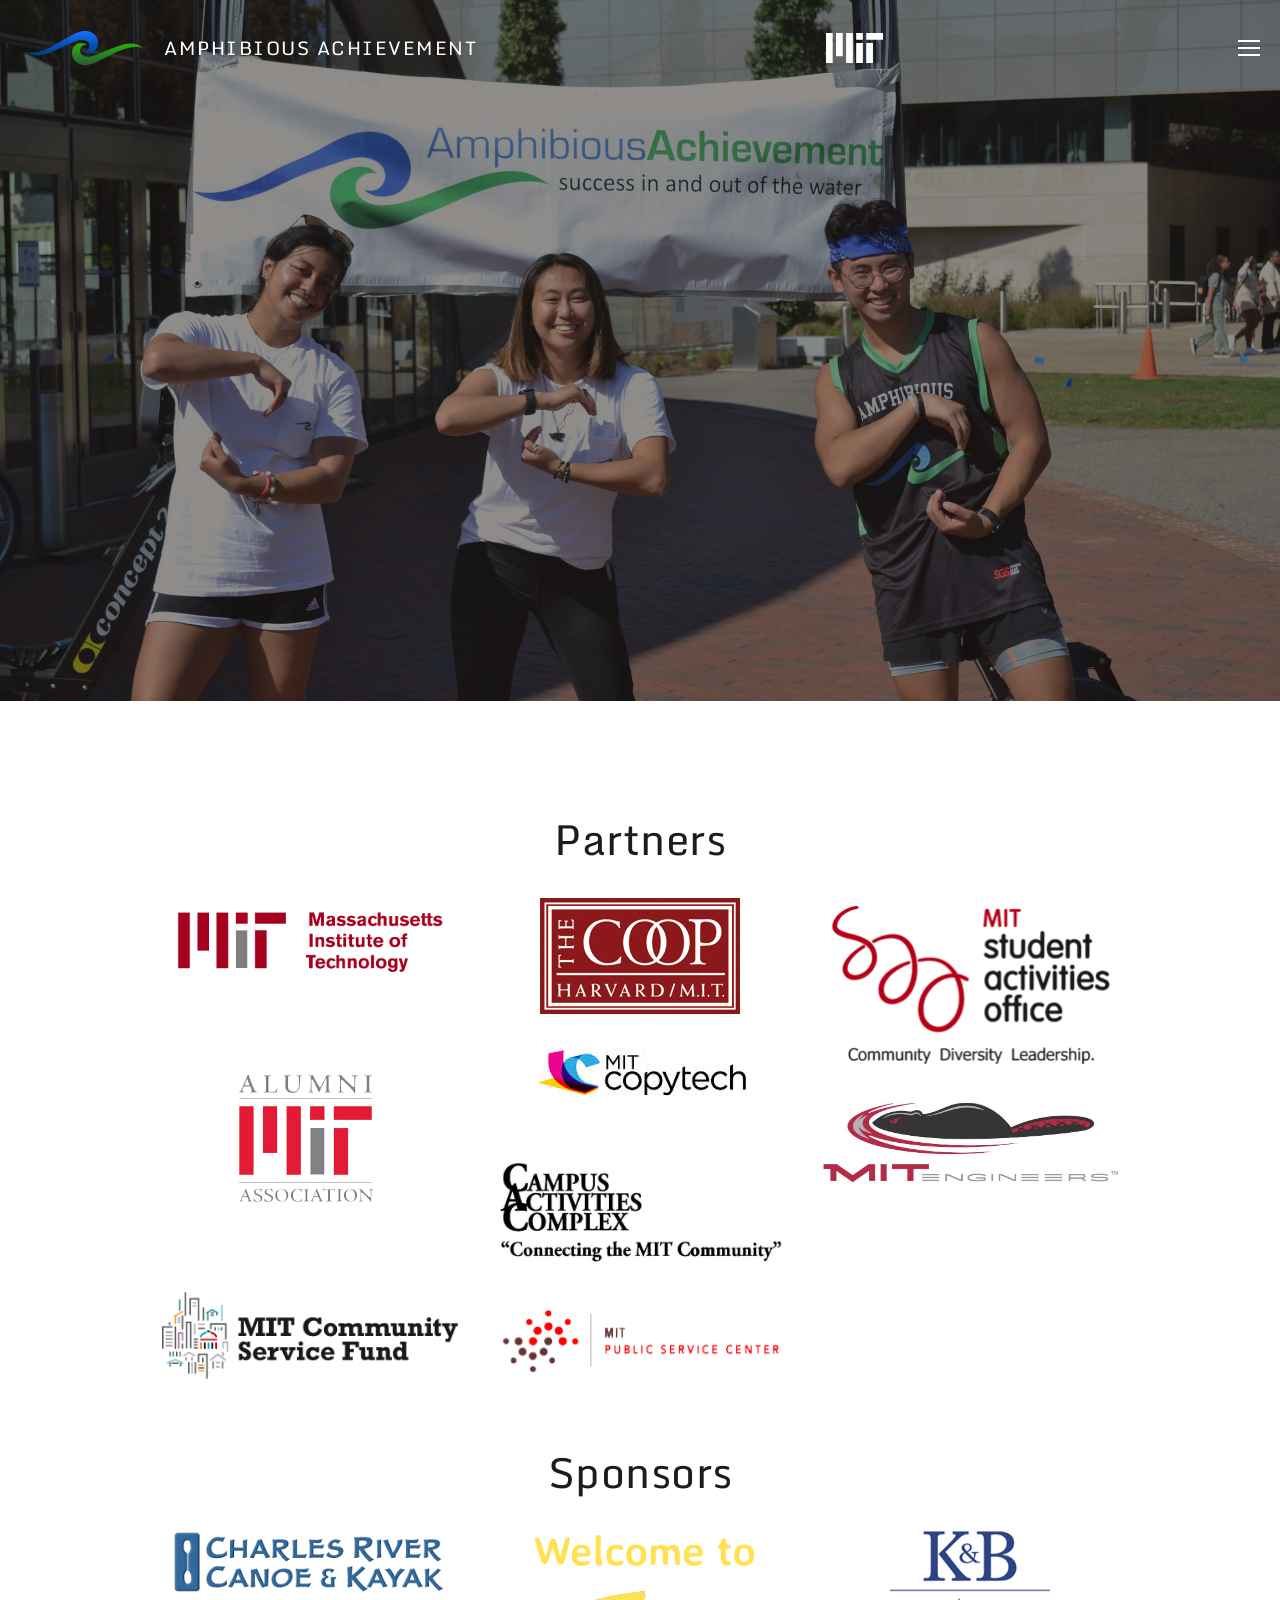
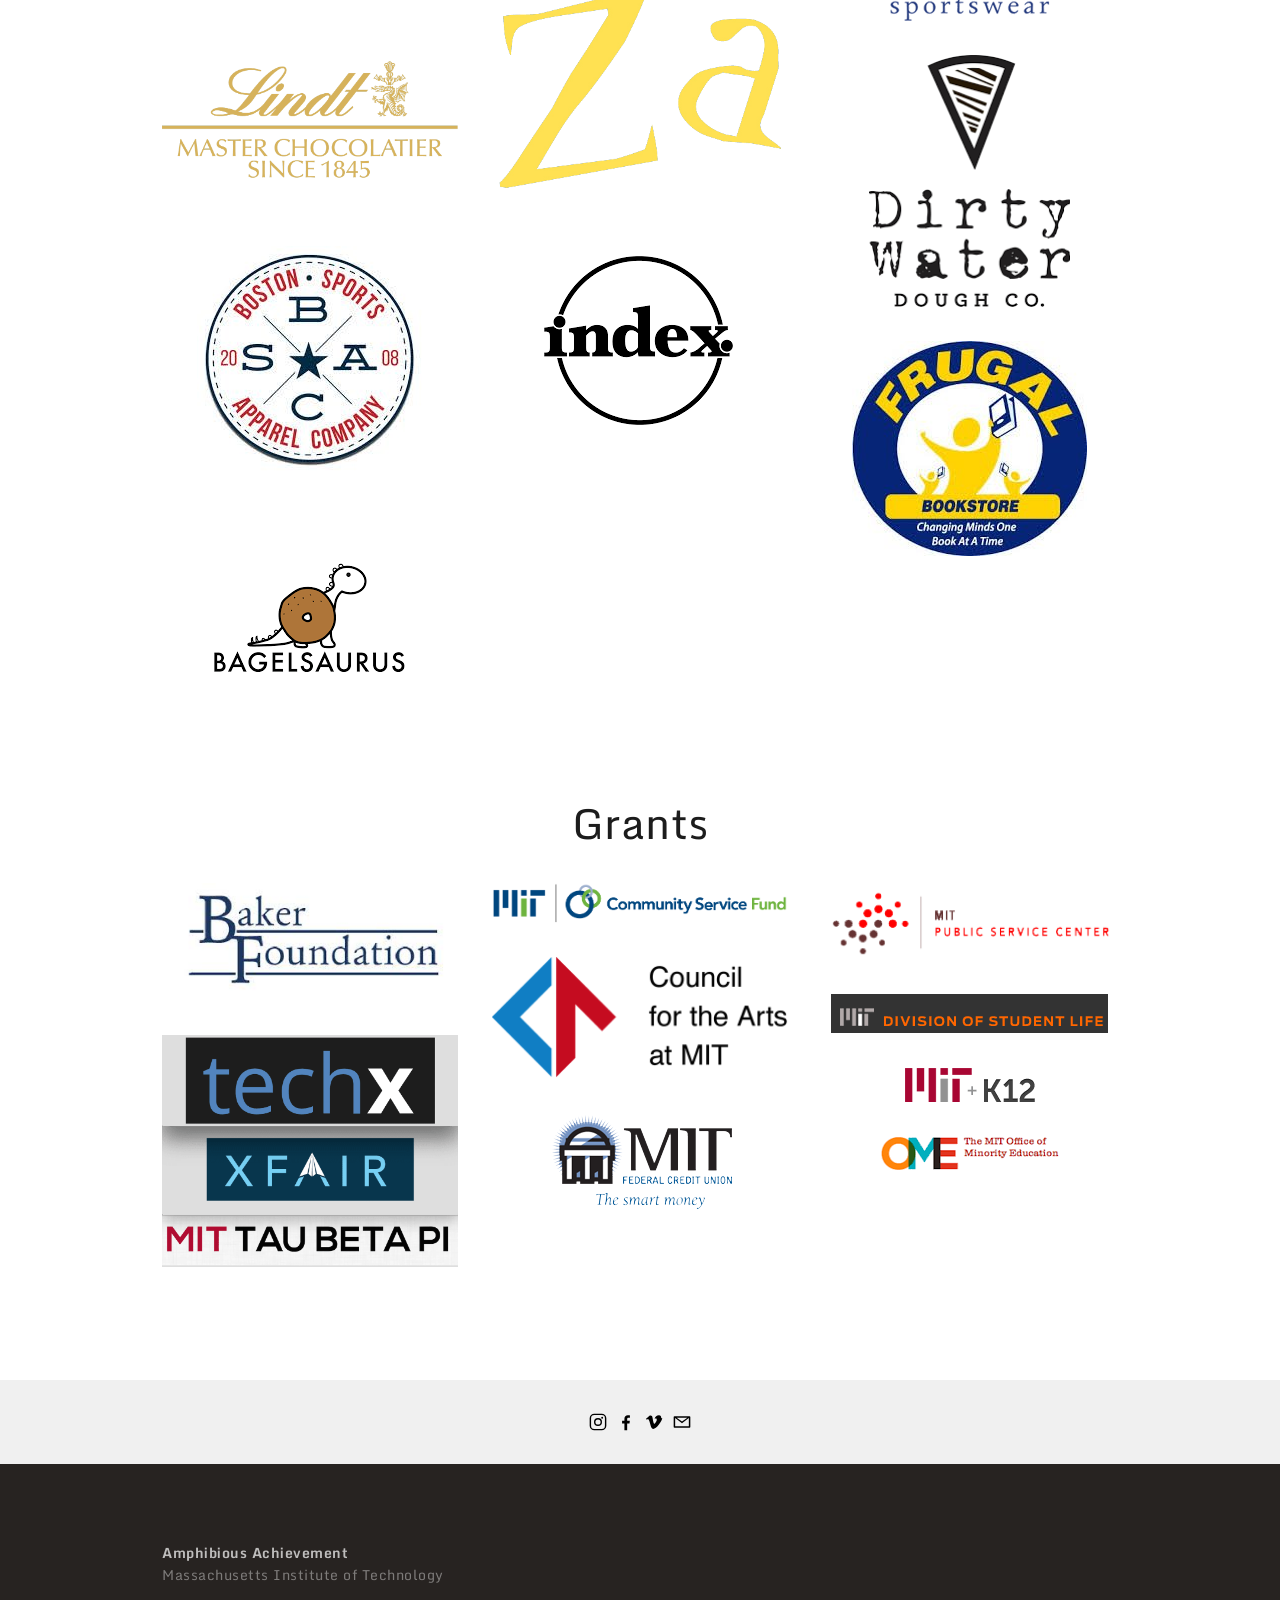
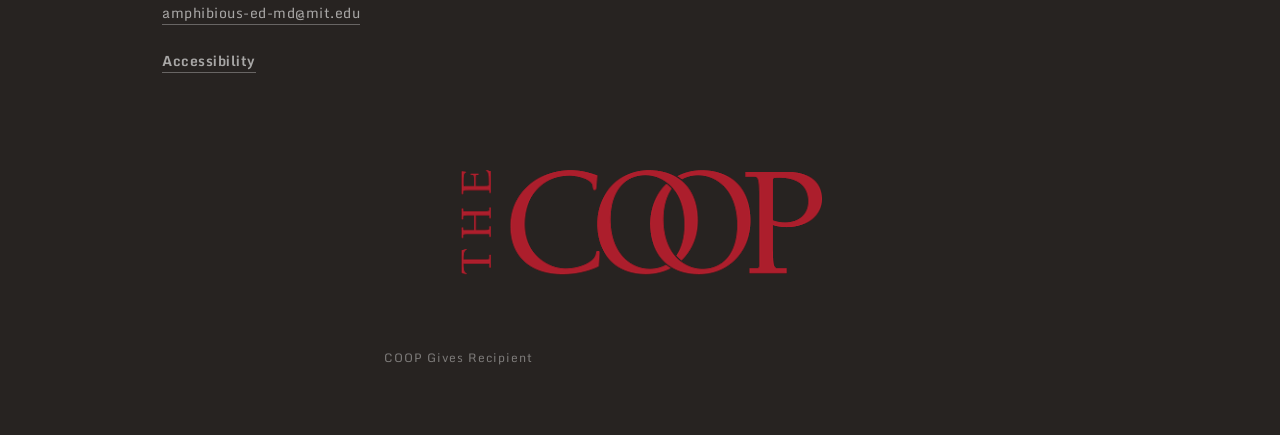
<file: sponsors.html>
<!DOCTYPE html>
<html lang="en-US">
<head>
  <meta charset="utf-8">
  <meta name="viewport" content="width=device-width, initial-scale=1">
  <title>Our Sponsors &mdash; Amphibious Achievement</title>
  <meta name="description" content="Amphibious Achievement is an athletic and academic mentorship program for high school students in the greater Boston area.">
  <meta property="og:site_name" content="Amphibious Achievement">
  <meta property="og:title" content="Our Sponsors &mdash; Amphibious Achievement">
  <meta property="og:image" content="assets/img/site/amphibz-logo-3d-no-words.png">
  <link rel="icon" href="assets/img/site/favicon.ico">
  <link rel="preconnect" href="https://fonts.googleapis.com">
  <link rel="preconnect" href="https://fonts.gstatic.com" crossorigin>
  <link href="https://fonts.googleapis.com/css2?family=Monda:wght@400;700&family=Ubuntu:wght@300;400;500&display=swap" rel="stylesheet">
  <link rel="stylesheet" href="assets/css/style.css">
</head>
<body class="has-banner page-sponsors">
<div class="body-overlay"></div>
<aside id="sidecarNav" aria-label="Mobile menu">
  <button class="close-nav" aria-label="Close menu">&times;</button>
  <nav><div><a href="about-us.html">About Us</a></div><div><a href="mentors.html">Our Mentors</a></div><div><a href="cohorts.html">Cohorts</a></div><div><a href="sponsors.html">Our Sponsors</a></div><div><a href="ergathon.html">ERG-A-THON</a></div><div><a href="gala.html">Gala</a></div><div><a href="gallery.html">Gallery</a></div><div class="folder"><div class="folder-toggle">Join Us</div><div class="subnav"><div><a href="high-school-application.html">High School Application</a></div><div><a href="college-mentor-application.html">College Mentor Application</a></div></div></div><div><a href="https://giving.mit.edu/form/#/" target="_blank" rel="noopener">Donate</a></div></nav>
</aside>

<div id="fixedHeader" aria-hidden="true">
  <div class="header-inner">
      <div class="logo"><a href="index.html"><img src="assets/img/site/amphibz-logo-3d-no-words.png" alt=""><span class="site-name">Amphibious Achievement</span></a></div>
      <nav class="main-nav" aria-label="Main">
        <div class="collection"><a href="about-us.html">About Us</a></div>
        <div class="collection"><a href="mentors.html">Our Mentors</a></div>
        <div class="collection"><a href="cohorts.html">Cohorts</a></div>
        <div class="collection active"><a href="sponsors.html">Our Sponsors</a></div>
        <div class="collection"><a href="ergathon.html">ERG-A-THON</a></div>
        <div class="collection"><a href="gala.html">Gala</a></div>
        <div class="collection"><a href="gallery.html">Gallery</a></div>
        <div class="folder"><div class="folder-toggle" tabindex="0">Join Us</div><div class="subnav"><div class="collection"><a href="high-school-application.html">High School Application</a></div><div class="collection"><a href="college-mentor-application.html">College Mentor Application</a></div></div></div>
        <div class="nav-button"><a href="https://giving.mit.edu/form/#/" target="_blank" rel="noopener">Donate</a></div>
      </nav>
      <a class="mit-logo" href="https://www.mit.edu/" target="_blank" rel="noopener"><img src="assets/img/site/mit-logo-white.svg" alt="Massachusetts Institute of Technology" width="57" height="30"></a>
      <button class="mobile-nav-toggle" aria-label="Open menu" aria-expanded="false" aria-controls="sidecarNav"><span></span><span></span><span></span></button>
    </div>
</div>

<div id="siteWrapper">
  <header id="header">
    <div class="header-inner">
      <h1 class="logo"><a href="index.html"><img src="assets/img/site/amphibz-logo-3d-no-words.png" alt=""><span class="site-name">Amphibious Achievement</span></a></h1>
      <nav class="main-nav" aria-label="Main">
        <div class="collection"><a href="about-us.html">About Us</a></div>
        <div class="collection"><a href="mentors.html">Our Mentors</a></div>
        <div class="collection"><a href="cohorts.html">Cohorts</a></div>
        <div class="collection active"><a href="sponsors.html">Our Sponsors</a></div>
        <div class="collection"><a href="ergathon.html">ERG-A-THON</a></div>
        <div class="collection"><a href="gala.html">Gala</a></div>
        <div class="collection"><a href="gallery.html">Gallery</a></div>
        <div class="folder"><div class="folder-toggle" tabindex="0">Join Us</div><div class="subnav"><div class="collection"><a href="high-school-application.html">High School Application</a></div><div class="collection"><a href="college-mentor-application.html">College Mentor Application</a></div></div></div>
        <div class="nav-button"><a href="https://giving.mit.edu/form/#/" target="_blank" rel="noopener">Donate</a></div>
      </nav>
      <a class="mit-logo" href="https://www.mit.edu/" target="_blank" rel="noopener"><img src="assets/img/site/mit-logo-white.svg" alt="Massachusetts Institute of Technology" width="57" height="30"></a>
      <button class="mobile-nav-toggle" aria-label="Open menu" aria-expanded="false" aria-controls="sidecarNav"><span></span><span></span><span></span></button>
    </div>
  </header>
  <div class="banner" style="background-image:url('assets/img/sponsors/dsc-0832.jpg');background-position:50% 50%">
    <div class="color-overlay"></div>
    <div class="desc-wrapper">
      <p class="banner-sub">&nbsp;</p>
      <p class="banner-sub">&nbsp;</p>
      <p class="banner-sub">&nbsp;</p>
      <p class="banner-sub">&nbsp;</p>
      <p class="banner-sub">&nbsp;</p>
    </div>
  </div>
  <main>
    <div class="page">
      <div class="block html-block">
        <h1 class="text-center">Partners</h1>
      </div>
      <div class="row">
      <div class="col" style="--w:33.33%">
      <div class="block"><figure class="image-block layout-below" style="max-width:793px"><div class="img-frame" style="aspect-ratio:100/30.769"><img src="assets/img/sponsors/mit.png" alt="" width="793" height="244" loading="lazy" style="object-position:50% 50%"></div></figure></div>
      <div class="block"><figure class="image-block layout-below" style="max-width:212px"><div class="img-frame" style="aspect-ratio:100/110.849"><img src="assets/img/sponsors/mit-alumni-association.png" alt="" width="212" height="235" loading="lazy" style="object-position:50% 50%"></div></figure></div>
      <div class="block"><figure class="image-block layout-below" style="max-width:636px"><div class="img-frame" style="aspect-ratio:100/29.245"><img src="assets/img/sponsors/mit-csf.png" alt="" width="636" height="186" loading="lazy" style="object-position:50% 50%"></div></figure></div>
      </div>
      <div class="col" style="--w:66.67%">
      <div class="row">
      <div class="col" style="--w:50%">
      <div class="block"><figure class="image-block layout-below" style="max-width:200px"><div class="img-frame" style="aspect-ratio:100/58.000"><img src="assets/img/sponsors/sitewide-logo.gif" alt="" width="200" height="116" loading="lazy" style="object-position:50% 50%"></div></figure></div>
      <div class="block"><figure class="image-block layout-below" style="max-width:212px"><div class="img-frame" style="aspect-ratio:100/35.377"><img src="assets/img/sponsors/mit-copytech.jpg" alt="" width="212" height="75" loading="lazy" style="object-position:50% 50%"></div></figure></div>
      <div class="block"><figure class="image-block layout-below" style="max-width:707px"><div class="img-frame" style="aspect-ratio:100/36.775"><img src="assets/img/sponsors/mit-campus-activities-complex.jpg" alt="" width="707" height="260" loading="lazy" style="object-position:50% 50%"></div></figure></div>
      <div class="block"><figure class="image-block layout-below" style="max-width:301px"><div class="img-frame" style="aspect-ratio:100/26.246"><img src="assets/img/sponsors/mit-public-service-center.png" alt="" width="301" height="79" loading="lazy" style="object-position:50% 50%"></div></figure></div>
      </div>
      <div class="col" style="--w:50%">
      <div class="block"><figure class="image-block layout-below" style="max-width:594px"><div class="img-frame" style="aspect-ratio:100/57.071"><img src="assets/img/sponsors/mit-student-activities-office.png" alt="" width="594" height="339" loading="lazy" style="object-position:50% 50%"></div></figure></div>
      <div class="block"><figure class="image-block layout-below"><div class="img-frame" style="aspect-ratio:100/28.067"><img src="assets/img/sponsors/daper.jpg" alt="" width="1076" height="302" loading="lazy" style="object-position:50% 50%"></div></figure></div>
      </div>
      </div>
      </div>
      </div>
      <div class="block spacer"></div>
      <div class="block html-block">
        <h1 class="text-center">Sponsors</h1>
      </div>
      <div class="row">
      <div class="col" style="--w:33.33%">
      <div class="block"><figure class="image-block layout-below" style="max-width:272px"><div class="img-frame" style="aspect-ratio:100/22.794"><img src="assets/img/sponsors/image-asset.png" alt="" width="272" height="62" loading="lazy" style="object-position:50% 50%"></div></figure></div>
      <div class="block"><figure class="image-block layout-below"><div class="img-frame" style="aspect-ratio:100/62.500"><img src="assets/img/sponsors/lindt-logo.png" alt="" width="3840" height="2400" loading="lazy" style="object-position:50% 50%"></div></figure></div>
      <div class="block"><figure class="image-block layout-below" style="max-width:225px"><div class="img-frame" style="aspect-ratio:100/100.000"><img src="assets/img/sponsors/ilbs-logo.jpg" alt="" width="225" height="225" loading="lazy" style="object-position:50% 50%"></div></figure></div>
      <div class="block"><figure class="image-block layout-hidden" style="max-width:225px"><div class="img-frame" style="aspect-ratio:100/100.000"><img src="assets/img/sponsors/bagelsaurus-logo.png" alt="" width="225" height="225" loading="lazy" style="object-position:50% 50%"></div></figure></div>
      </div>
      <div class="col" style="--w:33.33%">
      <div class="block"><figure class="image-block layout-below" style="max-width:478px"><div class="img-frame" style="aspect-ratio:100/88.912"><img src="assets/img/sponsors/za-logo.png" alt="" width="478" height="425" loading="lazy" style="object-position:50% 50%"></div></figure></div>
      <div class="block"><figure class="image-block layout-below" style="max-width:225px"><div class="img-frame" style="aspect-ratio:100/100.000"><img src="assets/img/sponsors/vi-logo.png" alt="" width="225" height="225" loading="lazy" style="object-position:50% 50%"></div></figure></div>
      </div>
      <div class="col" style="--w:33.33%">
      <div class="block"><figure class="image-block layout-below" style="max-width:200px"><div class="img-frame" style="aspect-ratio:100/45.000"><img src="assets/img/sponsors/image-asset-2.png" alt="" width="200" height="90" loading="lazy" style="object-position:50% 50%"></div></figure></div>
      <div class="block"><figure class="image-block layout-below" style="max-width:201px"><div class="img-frame" style="aspect-ratio:100/125.373"><img src="assets/img/sponsors/dwd-logo.png" alt="" width="201" height="250" loading="lazy" style="object-position:50% 50%"></div></figure></div>
      <div class="block"><figure class="image-block layout-below" style="max-width:235px"><div class="img-frame" style="aspect-ratio:100/91.489"><img src="assets/img/sponsors/tfb-logo.jpg" alt="" width="235" height="215" loading="lazy" style="object-position:50% 50%"></div></figure></div>
      </div>
      </div>
      <div class="block spacer"></div>
      <div class="block html-block">
        <h1 class="text-center">Grants</h1>
      </div>
      <div class="row">
      <div class="col" style="--w:33.33%">
      <div class="block"><figure class="image-block layout-below" style="max-width:354px"><div class="img-frame" style="aspect-ratio:100/40.113"><img src="assets/img/sponsors/image-asset.jpg" alt="" width="354" height="142" loading="lazy" style="object-position:50% 50%"></div></figure></div>
      <div class="block"><figure class="image-block layout-below"><div class="img-frame" style="aspect-ratio:100/78.142"><img src="assets/img/sponsors/image-asset-3.png" alt="" width="1098" height="858" loading="lazy" style="object-position:50% 50%"></div></figure></div>
      </div>
      <div class="col" style="--w:33.33%">
      <div class="block"><figure class="image-block layout-below" style="max-width:723px"><div class="img-frame" style="aspect-ratio:100/13.693"><img src="assets/img/sponsors/image-asset-4.png" alt="" width="723" height="99" loading="lazy" style="object-position:100% 50%"></div></figure></div>
      <div class="block"><figure class="image-block layout-below" style="max-width:300px"><div class="img-frame" style="aspect-ratio:100/40.667"><img src="assets/img/sponsors/council-for-the-arts-at-mit.png" alt="" width="300" height="122" loading="lazy" style="object-position:50% 50%"></div></figure></div>
      <div class="block"><figure class="image-block layout-below" style="max-width:192px"><div class="img-frame" style="aspect-ratio:100/52.604"><img src="assets/img/sponsors/mit-federal-credit-union.png" alt="" width="192" height="101" loading="lazy" style="object-position:50% 50%"></div></figure></div>
      </div>
      <div class="col" style="--w:33.33%">
      <div class="block"><figure class="image-block layout-below" style="max-width:301px"><div class="img-frame" style="aspect-ratio:100/26.246"><img src="assets/img/sponsors/image-asset-5.png" alt="" width="301" height="79" loading="lazy" style="object-position:50% 50%"></div></figure></div>
      <div class="block"><figure class="image-block layout-below" style="max-width:277px"><div class="img-frame" style="aspect-ratio:100/14.079"><img src="assets/img/sponsors/mit-division-of-student-life.png" alt="" width="277" height="39" loading="lazy" style="object-position:50% 50%"></div></figure></div>
      <div class="block"><figure class="image-block layout-below" style="max-width:130px"><div class="img-frame" style="aspect-ratio:100/27.692"><img src="assets/img/sponsors/image-asset-6.png" alt="" width="130" height="36" loading="lazy" style="object-position:50% 50%"></div></figure></div>
      <div class="block"><figure class="image-block layout-below" style="max-width:179px"><div class="img-frame" style="aspect-ratio:100/18.436"><img src="assets/img/sponsors/image-asset-7.png" alt="" width="179" height="33" loading="lazy" style="object-position:50% 50%"></div></figure></div>
      </div>
      </div>
    </div>
  </main>

  <div id="preFooter">
    <div class="pre-footer-inner">
      <nav class="social-links" aria-label="Social media">
        <a href="https://instagram.com/amphibz" target="_blank" rel="noopener" aria-label="Instagram"><svg viewBox="0 0 24 24"><path d="M12 7.2A4.8 4.8 0 1 0 12 16.8 4.8 4.8 0 1 0 12 7.2zm0 7.9A3.1 3.1 0 1 1 12 8.9a3.1 3.1 0 0 1 0 6.2zM17 5.8a1.1 1.1 0 1 0 0 2.3 1.1 1.1 0 0 0 0-2.3zM16.4 2H7.6A5.6 5.6 0 0 0 2 7.6v8.8A5.6 5.6 0 0 0 7.6 22h8.8a5.6 5.6 0 0 0 5.6-5.6V7.6A5.6 5.6 0 0 0 16.4 2zm3.9 14.4a3.9 3.9 0 0 1-3.9 3.9H7.6a3.9 3.9 0 0 1-3.9-3.9V7.6a3.9 3.9 0 0 1 3.9-3.9h8.8a3.9 3.9 0 0 1 3.9 3.9z"/></svg></a>
        <a href="https://www.facebook.com/amphibiousachievement/" target="_blank" rel="noopener" aria-label="Facebook"><svg viewBox="0 0 24 24"><path d="M13.4 22v-8.2h2.8l.4-3.2h-3.2V8.5c0-.9.3-1.6 1.6-1.6h1.7V4.1c-.3 0-1.3-.1-2.5-.1-2.5 0-4.1 1.5-4.1 4.2v2.4H7.3v3.2h2.8V22z"/></svg></a>
        <a href="https://vimeo.com/amphibious" target="_blank" rel="noopener" aria-label="Vimeo"><svg viewBox="0 0 24 24"><path d="M21.9 7.3c-.1 1.9-1.4 4.5-4 7.8-2.7 3.5-4.9 5.2-6.8 5.2-1.1 0-2.1-1-2.9-3.1L6.6 11.5C6 9.4 5.4 8.4 4.7 8.4c-.1 0-.6.3-1.4.9l-.9-1.1 2.6-2.3c1.2-1 2.1-1.6 2.7-1.6 1.4-.1 2.3.8 2.6 2.9.4 2.2.6 3.6.8 4.1.4 1.8.8 2.7 1.3 2.7.4 0 .9-.6 1.7-1.8.8-1.2 1.2-2.1 1.2-2.7.1-1-.3-1.6-1.2-1.6-.4 0-.9.1-1.4.3.9-3 2.7-4.4 5.3-4.3 1.9 0 2.8 1.3 2.7 3.6z"/></svg></a>
        <a href="mailto:amphibious-external@mit.edu" aria-label="Email"><svg viewBox="0 0 24 24"><path d="M3 5h18a1 1 0 0 1 1 1v12a1 1 0 0 1-1 1H3a1 1 0 0 1-1-1V6a1 1 0 0 1 1-1zm.8 2.3v9.9h16.4V7.3L12 13.4zM5.6 6.8 12 11.5l6.4-4.7z"/></svg></a>
      </nav>
    </div>
  </div>

  <footer id="footer">
    <div class="footer-inner">
      <div class="back-to-top"><a href="#header">Back to Top</a></div>
      <p class="footer-org"><strong>Amphibious Achievement</strong><br>Massachusetts Institute of Technology</p>
      <p class="footer-contact"><a href="mailto:amphibious-ed-md@mit.edu">amphibious-ed-md@mit.edu</a></p>
      <p><a href="https://accessibility.mit.edu/" target="_blank" rel="noopener"><strong>Accessibility</strong></a></p>
      <figure>
        <img src="assets/img/site/unnamed.png" alt="The Coop" width="512" height="207" loading="lazy">
        <figcaption>COOP Gives Recipient</figcaption>
      </figure>
    </div>
  </footer>
</div>
<script src="assets/js/main.js"></script>
</body>
</html>
</file>
<file: assets/css/style.css>
/* Amphibious Achievement — static site styles.
   Colors, type, and spacing follow the original Squarespace (Bedford) theme. */

:root {
  --ink: #1f1f1f;
  --heading: #1c1c1c;
  --muted: #9c9999;
  --header-bg: #201a16;
  --footer-bg: #272321;
  --prefooter-bg: #f0f0f0;
  --overlay: rgba(32, 26, 22, 0.5);
  --font-body: "Monda", "Helvetica Neue", Helvetica, Arial, sans-serif;
  --font-ui: "Ubuntu", "Helvetica Neue", Helvetica, Arial, sans-serif;
}

*, *::before, *::after { box-sizing: border-box; }

html { scroll-behavior: smooth; }

body {
  margin: 0;
  background-color: var(--footer-bg);
  color: var(--ink);
  font-family: var(--font-body);
  font-size: 16px;
  font-weight: 400;
  letter-spacing: 0.5px;
  line-height: 1.6em;
  -webkit-font-smoothing: antialiased;
}

img { max-width: 100%; }

a { color: inherit; }

h1, h2, h3 { margin: 1em 0 0.5em; text-rendering: optimizeLegibility; }
h1 { font-family: var(--font-body); font-size: 42px; font-weight: 400; line-height: 1.2em; color: var(--heading); }
h2 { font-family: var(--font-body); font-size: 32px; font-weight: 300; line-height: 1.2em; color: var(--ink); }
h3 { font-family: var(--font-body); font-size: 18px; font-weight: 700; letter-spacing: 4px; line-height: 1.3em; text-transform: uppercase; color: var(--ink); }

.center { text-align: center; }

/* ---------- Header ---------- */

#header {
  position: relative;
  z-index: 1000;
  width: 100%;
  padding: 0 20px;
  line-height: 1em;
  background-color: var(--header-bg);
}
.has-banner #header { position: absolute; top: 0; left: 0; background-color: transparent; }

.header-inner {
  display: flex;
  align-items: center;
  justify-content: space-between;
  gap: 24px;
  padding: 20px 0;
  animation: header-anim 1s ease-in-out;
}

.logo { flex: 0 1 auto; min-width: 0; margin: 0; font-size: 0; }
.logo a { display: flex; align-items: center; gap: 14px; text-decoration: none; }
.logo img { flex: 0 0 auto; display: block; width: auto; max-width: 150px; height: auto; max-height: 72px; }

/* Site name beside the wave, so every page says who we are */
.site-name {
  font-family: var(--font-body);
  font-size: 22px;
  font-weight: 400;
  letter-spacing: 2px;
  line-height: 1.15;
  text-transform: uppercase;
  color: #fff;
}

/* MIT logo, top right. MIT's brand rules require clear space on every side equal to
   the width of the M, which is 47% of the logo's width. --mit-w keeps the logo at or
   above MIT's 30px minimum height (57px wide renders 30px tall). */
.mit-logo {
  --mit-w: 57px;
  --mit-clear: calc(var(--mit-w) * 0.47);
  flex: 0 0 auto;
  display: block;
  margin-left: var(--mit-clear);
  margin-right: calc(var(--mit-clear) - 20px);
}
.mit-logo img { display: block; width: var(--mit-w); height: auto; }

.main-nav { display: flex; align-items: center; justify-content: flex-end; flex-wrap: wrap; }

.main-nav > div { position: relative; display: inline-block; }

.main-nav a,
.main-nav .folder-toggle {
  display: block;
  padding: 0.75em 1.15em;
  font-family: var(--font-ui);
  font-size: 13px;
  font-weight: 400;
  letter-spacing: 2px;
  line-height: 1em;
  text-transform: uppercase;
  text-decoration: none;
  color: #fff;
  cursor: pointer;
  transition: color 0.1s ease-in-out;
}
.main-nav a:hover,
.main-nav .folder:hover .folder-toggle,
.main-nav .active > a { color: var(--muted); }

.main-nav .subnav {
  position: absolute;
  top: 100%;
  left: 50%;
  min-width: 240px;
  padding: 0.75em 0;
  background-color: var(--header-bg);
  text-align: left;
  transform: translateX(-50%);
  opacity: 0;
  visibility: hidden;
  transition: opacity 0.15s ease-in-out, visibility 0s 0.15s;
}
.main-nav .folder:hover .subnav,
.main-nav .folder:focus-within .subnav { opacity: 1; visibility: visible; transition: opacity 0.15s ease-in-out; }
.main-nav .subnav a { padding: 0.75em 1.5em; }

.main-nav .nav-button a {
  margin-left: 1em;
  padding: 1em 1.5em;
  border: 2px solid #fff;
  background-color: transparent;
  color: #fff;
  transition: background-color 0.1s ease-in-out, color 0.1s ease-in-out;
}
.main-nav .nav-button a:hover { background-color: #fff; color: #181818; }

/* Fixed header that slides in once the page is scrolled */
#fixedHeader {
  position: fixed;
  top: 0;
  left: 0;
  right: 0;
  z-index: 999;
  padding: 0 20px;
  background-color: rgba(32, 26, 22, 0.95);
  transform: translateY(-100%);
  transition: transform 0.3s ease-in-out;
}
#fixedHeader .header-inner { padding: 10px 0; animation: none; }
#fixedHeader .logo img { max-height: 44px; }
#fixedHeader .site-name { font-size: 16px; letter-spacing: 1.5px; }
body.scrolled #fixedHeader { transform: translateY(0); }

/* ---------- Mobile nav ---------- */

.mobile-nav-toggle {
  display: none;
  position: relative;
  flex: 0 0 auto;
  width: 22px;
  height: 16px;
  padding: 0;
  border: 0;
  background: none;
  cursor: pointer;
}
.mobile-nav-toggle span {
  position: absolute;
  right: 0;
  width: 22px;
  height: 2px;
  background-color: #fff;
  transition: transform 0.15s ease-in-out, top 0.15s 0.15s ease-in-out, opacity 0s 0.15s;
}
.mobile-nav-toggle span:nth-child(1) { top: 0; }
.mobile-nav-toggle span:nth-child(2) { top: 7px; }
.mobile-nav-toggle span:nth-child(3) { top: 14px; }
body.nav-open .mobile-nav-toggle span { transition: top 0.15s ease-in-out, transform 0.15s 0.15s ease-in-out, opacity 0s 0.15s; }
body.nav-open .mobile-nav-toggle span:nth-child(1) { top: 7px; transform: rotate(45deg); }
body.nav-open .mobile-nav-toggle span:nth-child(2) { opacity: 0; }
body.nav-open .mobile-nav-toggle span:nth-child(3) { top: 7px; transform: rotate(-45deg); }

#sidecarNav {
  position: fixed;
  top: 0;
  right: 0;
  bottom: 0;
  z-index: 1100;
  width: 260px;
  max-width: 85vw;
  padding: 72px 36px;
  overflow-y: auto;
  background-color: var(--header-bg);
  transform: translateX(100%);
  transition: transform 0.3s ease-in-out;
}
body.nav-open #sidecarNav { transform: translateX(0); }
#sidecarNav a,
#sidecarNav .folder-toggle {
  display: block;
  padding: 0.75em 0;
  font-family: var(--font-ui);
  font-size: 13px;
  letter-spacing: 2px;
  line-height: 1em;
  text-transform: uppercase;
  text-decoration: none;
  color: #fff;
  cursor: pointer;
}
#sidecarNav a:hover { color: var(--muted); }
#sidecarNav .folder-toggle::before { content: "+"; display: inline-block; width: 0.75em; padding-right: 0.25em; }
#sidecarNav .folder.open .folder-toggle::before { content: "\2013"; }
#sidecarNav .subnav { display: none; padding: 0 1em 1em; }
#sidecarNav .folder.open .subnav { display: block; }
#sidecarNav .subnav a { padding: 0 0 0.75em; }
#sidecarNav .close-nav {
  position: absolute;
  top: 20px;
  right: 20px;
  border: 0;
  background: none;
  color: #fff;
  font-size: 28px;
  line-height: 1;
  cursor: pointer;
}

.body-overlay {
  position: fixed;
  inset: 0;
  z-index: 1050;
  background: rgba(0, 0, 0, 0.4);
  opacity: 0;
  visibility: hidden;
  transition: opacity 0.3s ease-in-out, visibility 0s 0.3s;
}
body.nav-open .body-overlay { opacity: 1; visibility: visible; transition: opacity 0.3s ease-in-out; }

/* ---------- Banner ---------- */

.banner {
  position: relative;
  overflow: hidden;
  width: 100%;
  padding: 180px 0 155px;
  background-color: var(--header-bg);
  background-position: center;
  background-size: cover;
}
.banner .color-overlay { position: absolute; inset: 0; z-index: 1; background-color: var(--overlay); }

.desc-wrapper {
  position: relative;
  z-index: 2;
  width: 100%;
  max-width: 956px;
  margin: 0 auto;
  padding: 32px;
  text-align: center;
  animation: feature-text-anim 0.75s ease-in-out;
}
.desc-wrapper .banner-title {
  display: block;
  margin: 20px auto;
  font-family: var(--font-body);
  font-size: clamp(38px, 7vw, 79px);
  font-weight: 400;
  letter-spacing: 0;
  line-height: 1.1em;
  color: #fff;
}
.desc-wrapper .banner-sub {
  margin: 20px auto;
  font-size: 28px;
  letter-spacing: 4px;
  line-height: 1.3em;
  text-transform: uppercase;
  color: var(--muted);
}
.desc-wrapper .banner-button {
  display: inline-block;
  margin: 10px 0;
  padding: 1em 1.75em;
  border: 2px solid var(--muted);
  font-family: var(--font-ui);
  font-size: 16px;
  letter-spacing: 2px;
  line-height: 1em;
  text-transform: uppercase;
  text-decoration: none;
  color: var(--muted);
  transition: background-color 0.1s ease-in-out, color 0.1s ease-in-out;
}
.desc-wrapper .banner-button:hover { background-color: var(--muted); color: #111; }

@keyframes feature-text-anim { from { opacity: 0; transform: translateY(12px); } to { opacity: 1; transform: none; } }
@keyframes header-anim { from { opacity: 0; } to { opacity: 1; } }

/* ---------- Page content ---------- */

main { background-color: #fff; }

.page {
  max-width: 1020px;
  margin: 0 auto;
  padding: 96px 32px;
}

.page p { margin: 0 0 1em; }
.page a:not(.button) { border-bottom: 1px solid rgba(31, 31, 31, 0.3); text-decoration: none; }
.page a:not(.button):hover { border-bottom-color: var(--ink); }
.page a:has(> img) { border-bottom: 0; }

.text-center { text-align: center; }
.text-right { text-align: right; }
.text-justify { text-align: justify; }

/* Squarespace-style 12-column layout: rows of columns holding content blocks */
.row { display: flex; margin: 0 -17px; }
.col { flex: 0 0 auto; width: var(--w, 100%); min-width: 0; padding: 0 17px; }

.block { padding: 17px 0; }
.block > :last-child { margin-bottom: 0; }
.html-block > :first-child { margin-top: 0; }
.spacer { min-height: 34px; }

hr { margin: 0; border: 0; border-top: 1px solid rgba(0, 0, 0, 0.12); }

/* Image blocks */
.image-block { margin: 0 auto; }
.img-frame { position: relative; overflow: hidden; }
.img-frame img { display: block; width: 100%; height: auto; }
.img-frame[style*="aspect-ratio"] img { height: 100%; object-fit: cover; }
.image-block figcaption { padding-top: 14px; font-size: 13px; line-height: 1.6em; }
.image-block figcaption p { margin: 0 0 0.5em; }

/* Caption revealed over the photo on hover (e.g. mentor bios); shown below the photo on touch screens */
.image-block.layout-hover { position: relative; }
@media (hover: hover) {
  .caption-hover {
    position: absolute;
    inset: 0;
    display: flex;
    flex-direction: column;
    justify-content: center;
    padding: 20px;
    overflow-y: auto;
    background: rgba(255, 255, 255, 0.92);
    opacity: 0;
    transition: opacity 0.2s ease-in-out;
  }
  .image-block.layout-hover:hover .caption-hover { opacity: 1; }
}

/* Buttons */
.button-wrap.align-left { text-align: left; }
.button-wrap.align-center { text-align: center; }
.button-wrap.align-right { text-align: right; }
.button {
  display: inline-block;
  font-family: var(--font-ui);
  line-height: 1em;
  text-transform: uppercase;
  text-decoration: none;
  transition: background-color 0.1s ease-in-out, color 0.1s ease-in-out, opacity 0.1s ease-in-out;
}
.button-small {
  padding: 13px 26px;
  background-color: #1f1f1f;
  color: #fff;
  font-size: 12px;
  font-weight: 300;
  letter-spacing: 3px;
}
.button-small:hover { opacity: 0.8; }
.button-medium,
.button-large {
  border: 2px solid #111;
  color: #111;
  font-weight: 400;
  letter-spacing: 2px;
}
.button-medium { padding: 21px 34px; font-size: 15px; }
.button-large { padding: 25px 46px; font-size: 20px; letter-spacing: 3px; }
.button-medium:hover,
.button-large:hover { background-color: #111; color: #fff; }

.video-embed { position: relative; width: 100%; padding-bottom: 56.206%; background: #000; }
.video-embed iframe { position: absolute; inset: 0; width: 100%; height: 100%; border: 0; }

/* Slideshow galleries */
.slideshow { position: relative; }
.slideshow .slides { position: relative; width: 100%; aspect-ratio: 3 / 2; overflow: hidden; background: #eee; }
.slideshow .slide { position: absolute; inset: 0; opacity: 0; transition: opacity 0.6s ease-in-out; }
.slideshow .slide.active { opacity: 1; z-index: 1; }
.slideshow .slide img { width: 100%; height: 100%; object-fit: cover; display: block; }
.slideshow .meta {
  position: absolute;
  right: 0;
  bottom: 0;
  z-index: 2;
  max-width: 60%;
  padding: 10px 16px;
  background: rgba(0, 0, 0, 0.6);
  color: #fff;
  font-size: 14px;
  line-height: 1.4em;
}
.slideshow .control {
  position: absolute;
  top: 50%;
  z-index: 3;
  width: 44px;
  height: 60px;
  margin-top: -30px;
  border: 0;
  background: none;
  color: rgba(255, 255, 255, 0.85);
  font-size: 0;
  cursor: pointer;
  opacity: 0.6;
  transition: opacity 0.15s;
}
.slideshow .control:hover { opacity: 1; }
.slideshow .control::before {
  content: "";
  display: block;
  width: 16px;
  height: 16px;
  margin: 0 auto;
  border-left: 2px solid currentColor;
  border-bottom: 2px solid currentColor;
}
.slideshow .prev { left: 4px; }
.slideshow .prev::before { transform: rotate(45deg); }
.slideshow .next { right: 4px; }
.slideshow .next::before { transform: rotate(-135deg); }
.slideshow .thumbnails { display: flex; justify-content: center; flex-wrap: wrap; margin-top: 20px; }
.slideshow .thumbnails button { padding: 0; border: 0; background: none; cursor: pointer; opacity: 0.6; transition: opacity 0.15s; }
.slideshow .thumbnails button.active,
.slideshow .thumbnails button:hover { opacity: 1; }
.slideshow .thumbnails img { display: block; height: 80px; width: auto; }

/* Mentors listed by name only, in one row rather than stranded mid-column */
.name-row {
  display: flex;
  flex-wrap: wrap;
  justify-content: center;
  gap: 10px 40px;
  margin: 0;
  padding: 0;
  list-style: none;
  font-size: 15px;
}

.gallery-stacked img { display: block; width: 100%; height: auto; }

.gallery-grid { display: grid; grid-template-columns: repeat(3, 1fr); gap: 20px; }
.gallery-grid img { display: block; width: 100%; aspect-ratio: 3 / 2; object-fit: cover; cursor: zoom-in; }

.gallery-masonry { display: flex; gap: 10px; align-items: flex-start; }
.masonry-col { flex: 1 1 0; min-width: 0; display: flex; flex-direction: column; gap: 10px; }
.masonry-col img { display: block; width: 100%; height: auto; cursor: zoom-in; }

/* Folder pages (Join Us): sidebar of sibling pages next to the content */
.page-folder { display: flex; gap: 56px; align-items: flex-start; }
.folder-nav { flex: 0 0 200px; }
.folder-nav-label { margin: 0 0 0.6em; font-size: 32px; font-weight: 400; line-height: 1.2em; color: var(--heading); }
.folder-nav-links a { display: block; margin-bottom: 0.9em; font-size: 15px; line-height: 1.35em; }
.page .folder-nav-links a { border-bottom: 0; color: var(--muted); }
.page .folder-nav-links a:hover,
.page .folder-nav-links a.active { color: var(--ink); }
.folder-nav-toggle { display: none; }
.page-content { flex: 1 1 auto; min-width: 0; }

/* Lightbox */
.lightbox {
  position: fixed;
  inset: 0;
  z-index: 2000;
  display: flex;
  align-items: center;
  justify-content: center;
  padding: 48px 16px;
  background: rgba(255, 255, 255, 0.96);
}
.lightbox img { max-height: 100%; max-width: 100%; object-fit: contain; box-shadow: 0 2px 20px rgba(0, 0, 0, 0.15); }
.lightbox button {
  position: absolute;
  border: 0;
  background: none;
  color: #111;
  font-size: 32px;
  line-height: 1;
  cursor: pointer;
  padding: 12px;
}
.lightbox .lb-close { top: 8px; right: 12px; }
.lightbox .lb-prev { left: 8px; top: 50%; transform: translateY(-50%); }
.lightbox .lb-next { right: 8px; top: 50%; transform: translateY(-50%); }

/* ---------- Pre-footer & footer ---------- */

#preFooter { background-color: var(--prefooter-bg); color: var(--ink); }
.pre-footer-inner { max-width: 1020px; margin: 0 auto; padding: 32px; }

.social-links { display: flex; justify-content: center; gap: 8px; }
.social-links a { display: block; width: 20px; height: 20px; color: #000; transition: opacity 0.15s; }
.social-links a:hover { opacity: 0.6; }
.social-links svg { display: block; width: 100%; height: 100%; fill: currentColor; }

#footer { background-color: var(--footer-bg); color: rgba(255, 255, 255, 0.4); }
.footer-inner { max-width: 1020px; margin: 0 auto; padding: 64px 32px; font-size: 14px; }
.footer-inner a { color: rgba(255, 255, 255, 0.6); text-decoration: none; border-bottom: 1px solid rgba(255, 255, 255, 0.3); }
.footer-inner a:hover { color: #fff; border-bottom-color: #fff; }
.footer-org { margin-bottom: 0.4em; line-height: 1.6em; }
.footer-org strong { color: rgba(255, 255, 255, 0.7); }
.footer-contact { margin-bottom: 1.6em; }
.footer-inner figure { max-width: 512px; margin: 48px auto 0; }
.footer-inner figure img { display: block; width: 100%; }
.footer-inner figcaption { padding-top: 16px; font-size: 12px; letter-spacing: 1px; }

.back-to-top { display: none; text-align: center; margin-bottom: 24px; }

/* ---------- Responsive ---------- */

@media (max-height: 768px) {
  .banner { padding: 60px 0 20px; }
}

/* Keep the nav on one line now that the site name and MIT logo share the row */
@media (max-width: 1500px) {
  .main-nav a,
  .main-nav .folder-toggle { padding: 0.75em 0.7em; }
  .main-nav .nav-button a { margin-left: 0.6em; padding: 0.9em 1.1em; }
  .site-name { font-size: 19px; letter-spacing: 1.5px; }
  .logo img { max-height: 62px; max-width: 130px; }
}

@media (max-width: 1280px) {
  .header-inner > .main-nav { display: none; }
  .mobile-nav-toggle { display: block; margin-left: calc(57px * 0.47); }
}

@media (max-width: 767px) {
  .page-folder { display: block; }
  .folder-nav { margin-bottom: 32px; border: 1px solid rgba(0, 0, 0, 0.12); }
  .folder-nav-label { display: none; }
  .folder-nav-toggle {
    display: flex;
    justify-content: space-between;
    align-items: center;
    width: 100%;
    padding: 14px 16px;
    border: 0;
    background: none;
    font-family: var(--font-ui);
    font-size: 13px;
    letter-spacing: 2px;
    text-transform: uppercase;
    color: var(--ink);
    cursor: pointer;
  }
  .folder-nav-toggle::after { content: "+"; font-size: 18px; }
  .folder-nav.open .folder-nav-toggle::after { content: "\2013"; }
  .folder-nav-links { display: none; padding: 0 16px 6px; }
  .folder-nav.open .folder-nav-links { display: block; }
}

@media (max-width: 640px) {
  .logo a { flex-direction: column; align-items: flex-start; gap: 6px; }
  .logo img { max-height: 34px; max-width: 80px; }
  .site-name { font-size: 12px; letter-spacing: 1px; }
  .banner { padding: 100px 0 40px; }
  .desc-wrapper { padding: 20px; }
  .desc-wrapper .banner-sub { font-size: 18px; letter-spacing: 3px; margin: 12px auto; }
  .page { padding: 40px 20px; }
  h1 { font-size: 30px; }
  h2 { font-size: 26px; }
  h3 { letter-spacing: 2px; }
  .row { display: block; margin: 0; }
  .col { width: auto; padding: 0; }
  .col-empty { display: none; }
  .gallery-grid { grid-template-columns: repeat(2, 1fr); gap: 10px; }
  .gallery-masonry { flex-direction: column; }
  .slideshow .thumbnails img { height: 56px; }
  .pre-footer-inner, .footer-inner { padding: 20px; text-align: center; }
  .footer-inner { padding-block: 40px; }
  .back-to-top { display: block; }
}
</file>
